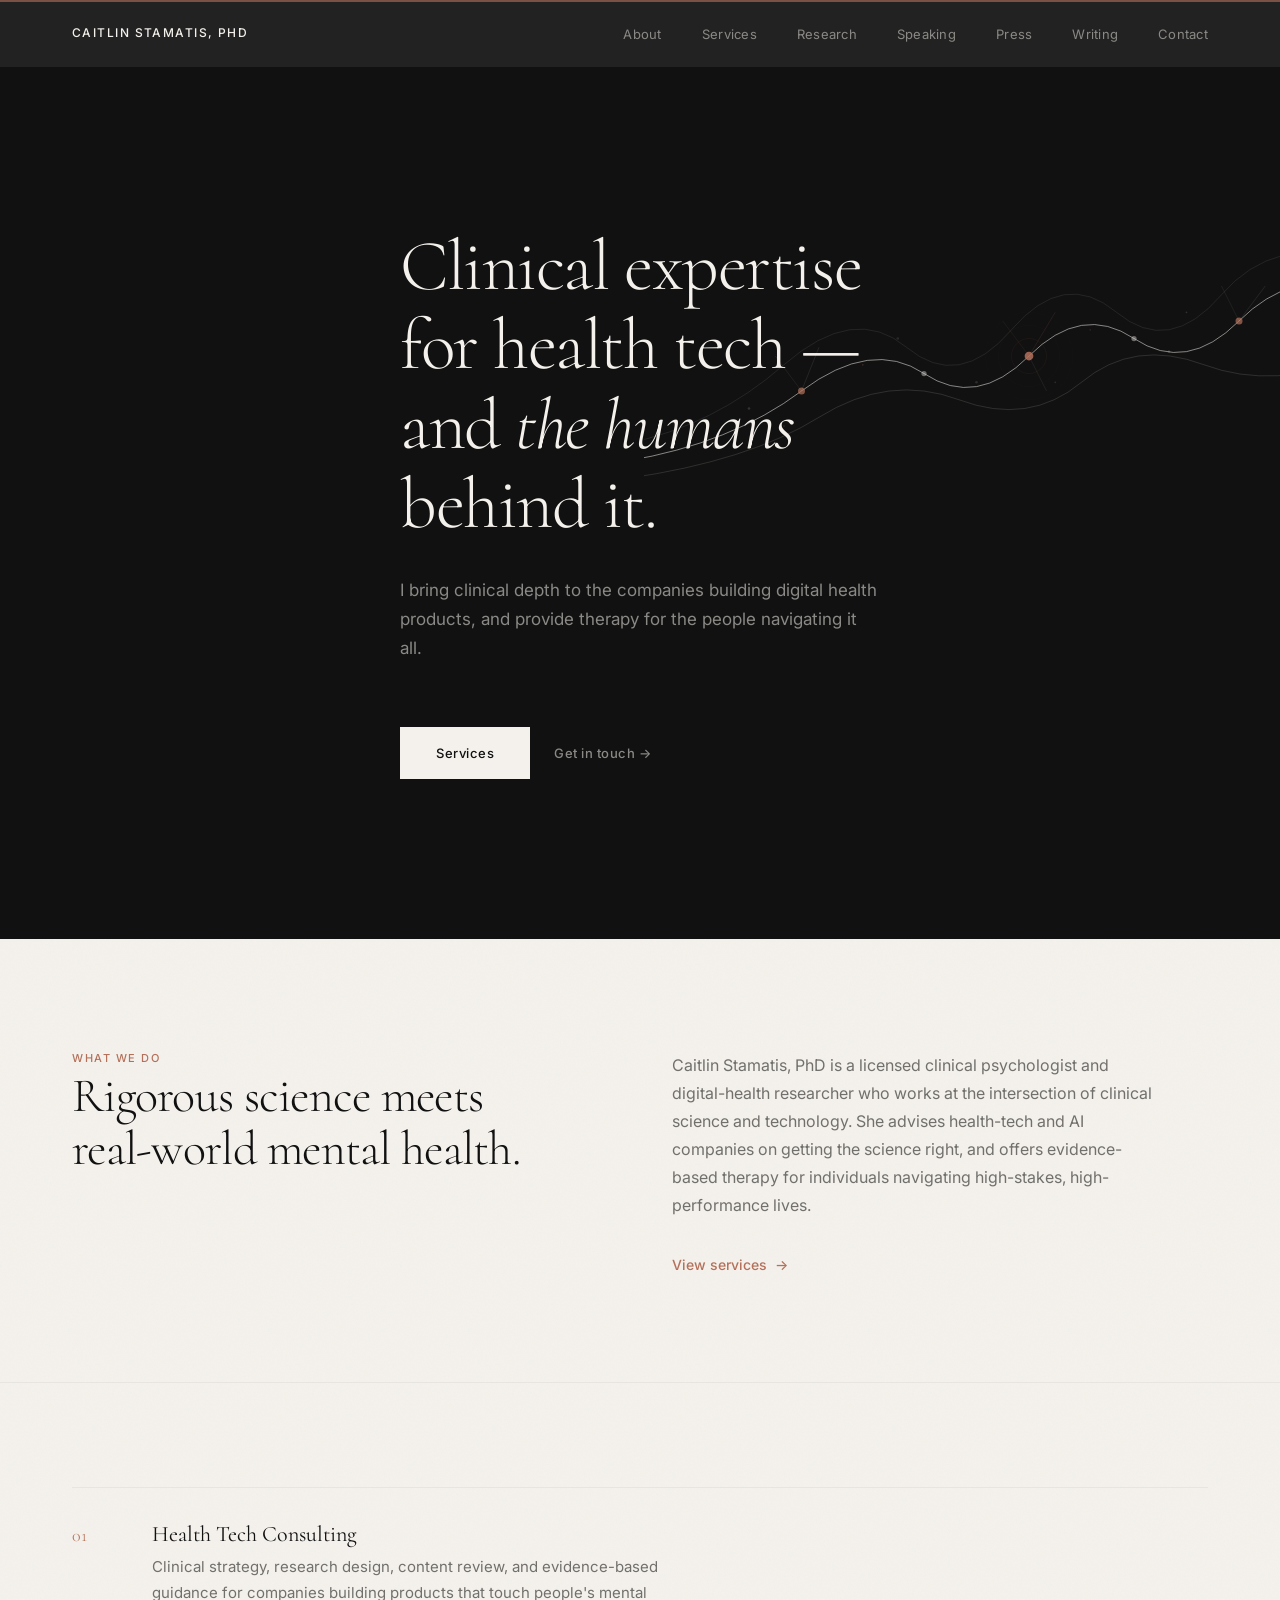
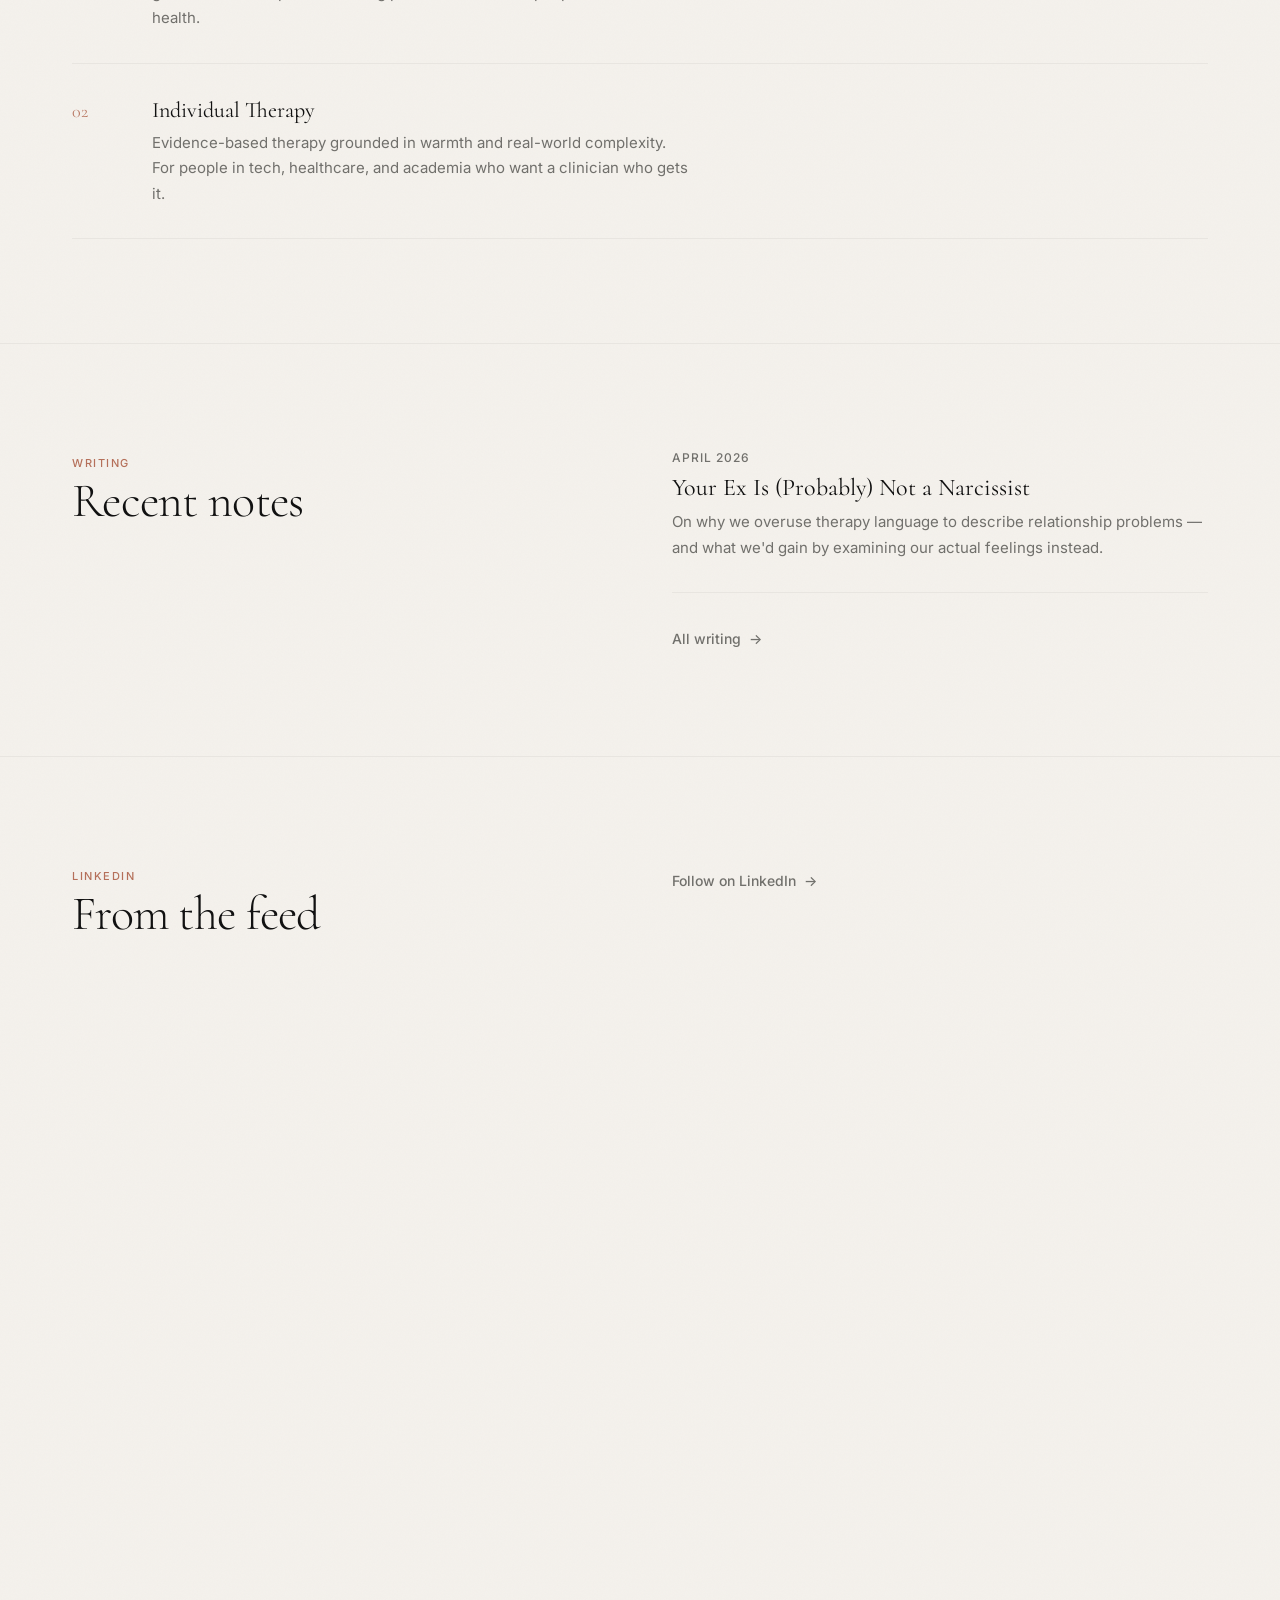
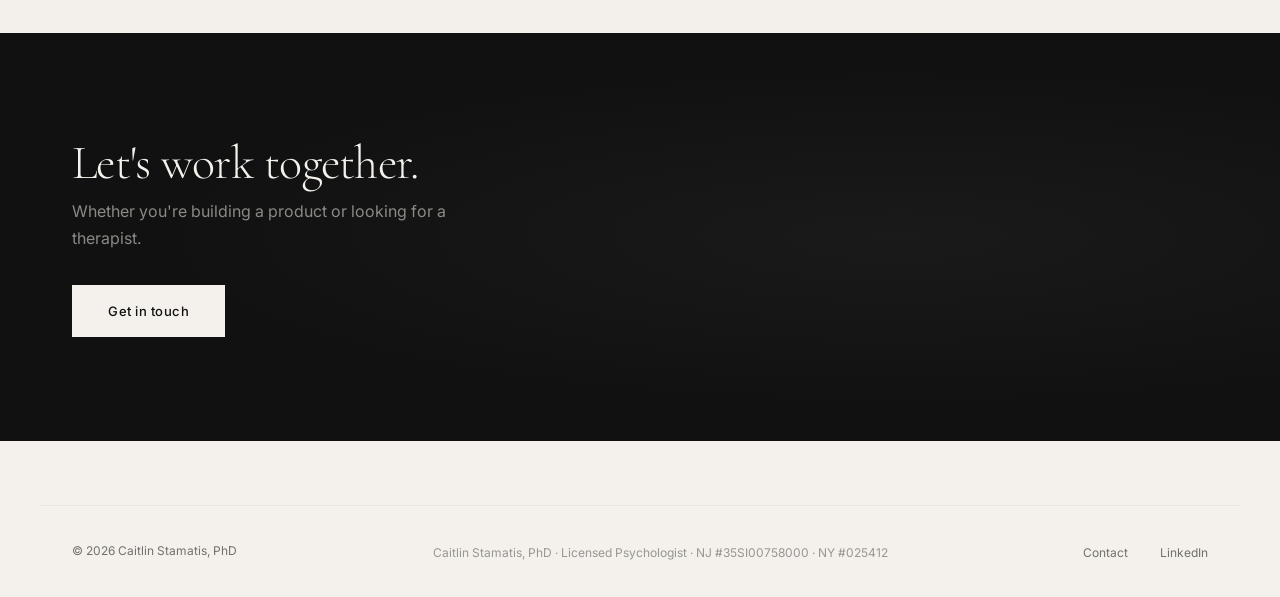
<file: index.html>
<!DOCTYPE html>
<html lang="en">
<head>
  <meta charset="UTF-8">
  <meta name="viewport" content="width=device-width, initial-scale=1.0">
  <meta name="author" content="Caitlin Stamatis, PhD">
  <link rel="icon" href="img/favicon.svg" type="image/svg+xml">
  <title>Caitlin Stamatis, PhD — Clinical Psychologist &amp; Health-Tech Advisor</title>
  <meta name="description" content="Caitlin Stamatis, PhD is a licensed clinical psychologist and digital-health researcher who advises AI and health-tech companies on clinical strategy and evidence, and provides evidence-based therapy to adults in high-performance fields.">
  <link rel="stylesheet" href="css/style.css">
  <style>
    .hero--dark { position: relative; overflow: hidden; }
    .hero__ornament {
      position: absolute;
      top: 5%;
      right: -5%;
      width: 65%;
      max-width: 700px;
      opacity: 1;
      pointer-events: none;
      z-index: 0;
    }
    .hero--dark .container { position: relative; z-index: 1; }

    /* Paper grain on light sections */
    .section, .hero--light {
      background-image: url("data:image/svg+xml,%3Csvg width='200' height='200' xmlns='http://www.w3.org/2000/svg'%3E%3Cfilter id='n'%3E%3CfeTurbulence type='fractalNoise' baseFrequency='0.75' numOctaves='4' stitchTiles='stitch'/%3E%3C/filter%3E%3Crect width='100%25' height='100%25' filter='url(%23n)' opacity='0.025'/%3E%3C/svg%3E");
    }

    /* LinkedIn feed — horizontal scroll */
    .linkedin-feed {
      display: flex;
      gap: var(--space-md);
      overflow-x: auto;
      scroll-snap-type: x mandatory;
      -webkit-overflow-scrolling: touch;
      padding-bottom: var(--space-sm);
      scrollbar-width: thin;
      scrollbar-color: var(--border) transparent;
    }
    .linkedin-feed::-webkit-scrollbar { height: 4px; }
    .linkedin-feed::-webkit-scrollbar-track { background: transparent; }
    .linkedin-feed::-webkit-scrollbar-thumb { background: var(--border); border-radius: 2px; }
    .linkedin-feed__item {
      flex: 0 0 auto;
      width: 504px;
      max-width: 85vw;
      scroll-snap-align: start;
    }
    .linkedin-feed__item iframe {
      width: 100%;
      border-radius: 0;
    }

    /* Service number hover */
    .service-item__num {
      transition: transform 0.3s ease, opacity 0.3s ease;
    }
    .service-item:hover .service-item__num {
      transform: translateY(-2px);
      opacity: 0.5;
    }
  </style>
  <link rel="canonical" href="https://drstamatis.com/">
  <meta property="og:site_name" content="Caitlin Stamatis, PhD">
  <meta property="og:type" content="profile">
  <meta property="og:url" content="https://drstamatis.com/">
  <meta property="og:title" content="Caitlin Stamatis, PhD — Clinical Psychologist &amp; Health-Tech Advisor">
  <meta property="og:description" content="Caitlin Stamatis, PhD is a licensed clinical psychologist and digital-health researcher who advises AI and health-tech companies on clinical strategy and evidence, and provides evidence-based therapy to adults in high-performance fields.">
  <meta property="og:image" content="https://drstamatis.com/img/headshot.jpg">
  <meta name="twitter:card" content="summary_large_image">
  <meta name="twitter:title" content="Caitlin Stamatis, PhD — Clinical Psychologist &amp; Health-Tech Advisor">
  <meta name="twitter:description" content="Caitlin Stamatis, PhD is a licensed clinical psychologist and digital-health researcher who advises AI and health-tech companies on clinical strategy and evidence, and provides evidence-based therapy to adults in high-performance fields.">
  <meta name="twitter:image" content="https://drstamatis.com/img/headshot.jpg">
  <script type="application/ld+json">
  {
    "@context": "https://schema.org",
    "@type": "Person",
    "@id": "https://drstamatis.com/#caitlin",
    "name": "Caitlin Stamatis",
    "honorificSuffix": "PhD",
    "jobTitle": "Clinical Psychologist & Digital Health Researcher",
    "description": "Licensed clinical psychologist and digital-health researcher who advises AI and health-tech companies on clinical strategy and evidence, and provides therapy to adults in high-performance fields.",
    "url": "https://drstamatis.com/",
    "image": "https://drstamatis.com/img/headshot.jpg",
    "worksFor": {"@type": "Organization", "name": "Slingshot AI"},
    "alumniOf": [
      {"@type": "CollegeOrUniversity", "name": "University of Miami"},
      {"@type": "CollegeOrUniversity", "name": "Weill Cornell Medicine"},
      {"@type": "CollegeOrUniversity", "name": "Columbia University"},
      {"@type": "CollegeOrUniversity", "name": "Autonomous University of Barcelona"}
    ],
    "knowsAbout": ["Digital mental health","AI safety in mental health","Digital therapeutics","Clinical evidence standards","Anxiety","Depression","ADHD"],
    "hasCredential": "Licensed Psychologist (NJ #35SI00758000, NY #025412)",
    "workLocation": {"@type": "Place", "address": {"@type": "PostalAddress", "addressLocality": "Jersey City", "addressRegion": "NJ", "addressCountry": "US"}},
    "affiliation": {"@type": "Organization", "name": "Northwestern University Feinberg School of Medicine"},
    "hasOccupation": {"@type": "Occupation", "name": "Clinical Psychologist"},
    "sameAs": [
      "https://www.linkedin.com/in/cstamatis/",
      "https://app.qwoted.com/sources/caitlin-stamatis",
      "https://scholar.google.com/citations?user=DkkecTkAAAAJ&hl=en",
      "https://www.researchgate.net/profile/Caitlin-Stamatis",
      "https://osf.io/xkrh3/"
    ]
  }
  </script>
</head>
<body>

  <nav class="nav nav--dark">
    <div class="container">
      <a href="index.html" class="nav__logo">Caitlin Stamatis, PhD</a>
      <ul class="nav__links" id="navLinks">
        <li><a href="about.html">About</a></li>
        <li><a href="services.html">Services</a></li>
        <li><a href="research.html">Research</a></li>
        <li><a href="speaking.html">Speaking</a></li>
        <li><a href="press.html">Press</a></li>
        <li><a href="blog.html">Writing</a></li>
        <li><a href="contact.html">Contact</a></li>
      </ul>
      <button class="nav__mobile-toggle" onclick="document.getElementById('navLinks').classList.toggle('open')" aria-label="Menu">
        <span></span><span></span>
      </button>
    </div>
  </nav>

  <section class="hero--dark">
    <img src="img/illust-signal.svg" alt="" class="hero__ornament" aria-hidden="true">
    <div class="container">
      <h1 class="reveal">Clinical expertise<br>for health tech —<br>and <em>the humans</em><br>behind it.</h1>
      <p class="hero__sub reveal reveal-d1">I bring clinical depth to the companies building digital health products, and provide therapy for the people navigating it all.</p>
      <div class="hero__actions reveal reveal-d2">
        <a href="services.html" class="btn btn--white">Services</a>
        <a href="contact.html" class="btn btn--ghost">Get in touch</a>
      </div>
    </div>
  </section>

  <!-- What we do -->
  <section class="section">
    <div class="container">
      <div class="split">
        <div>
          <span class="eyebrow">What we do</span>
          <h2>Rigorous science meets<br>real-world mental health.</h2>
        </div>
        <div style="padding-top: 0.5rem;">
          <p style="color: var(--text-muted); max-width: 480px; line-height: 1.75; margin-bottom: var(--space-md);">Caitlin Stamatis, PhD is a licensed clinical psychologist and digital-health researcher who works at the intersection of clinical science and technology. She advises health-tech and AI companies on getting the science right, and offers evidence-based therapy for individuals navigating high-stakes, high-performance lives.</p>
          <a href="services.html" class="link-arrow">View services</a>
        </div>
      </div>
    </div>
  </section>

  <!-- Services preview -->
  <section class="section section--border">
    <div class="container">
      <ul class="service-list">
        <li class="service-item">
          <span class="service-item__num">01</span>
          <div>
            <h3>Health Tech Consulting</h3>
            <p>Clinical strategy, research design, content review, and evidence-based guidance for companies building products that touch people's mental health.</p>
          </div>
        </li>
        <li class="service-item">
          <span class="service-item__num">02</span>
          <div>
            <h3>Individual Therapy</h3>
            <p>Evidence-based therapy grounded in warmth and real-world complexity. For people in tech, healthcare, and academia who want a clinician who gets it.</p>
          </div>
        </li>
      </ul>
    </div>
  </section>

  <!-- Recent writing -->
  <section class="section section--border">
    <div class="container">
      <div class="split">
        <div>
          <span class="eyebrow">Writing</span>
          <h2>Recent notes</h2>
        </div>
        <div>
          <ul class="post-list">
            <li class="post-item" style="padding-top: 0;">
              <p class="post-item__date">April 2026</p>
              <h3><a href="https://www.talktoash.com/posts/your-ex-is-(probably)-not-a-narcissist" target="_blank" rel="noopener">Your Ex Is (Probably) Not a Narcissist</a></h3>
              <p class="post-item__excerpt">On why we overuse therapy language to describe relationship problems — and what we'd gain by examining our actual feelings instead.</p>
            </li>
          </ul>
          <div style="margin-top: var(--space-md);">
            <a href="blog.html" class="link-arrow link-arrow--muted">All writing</a>
          </div>
        </div>
      </div>
    </div>
  </section>

  <!-- LinkedIn -->
  <section class="section section--border">
    <div class="container">
      <div class="split" style="margin-bottom: var(--space-lg);">
        <div>
          <span class="eyebrow">LinkedIn</span>
          <h2>From the feed</h2>
        </div>
        <div style="padding-top: 0.5rem; display: flex; align-items: flex-end;">
          <a href="https://www.linkedin.com/in/cstamatis/" target="_blank" rel="noopener" class="link-arrow link-arrow--muted">Follow on LinkedIn</a>
        </div>
      </div>
      <div class="linkedin-feed">
        <div class="linkedin-feed__item">
          <iframe src="https://www.linkedin.com/embed/feed/update/urn:li:share:7444563825854599169" height="500" width="504" frameborder="0" allowfullscreen="" title="Embedded post"></iframe>
        </div>
        <div class="linkedin-feed__item">
          <iframe src="https://www.linkedin.com/embed/feed/update/urn:li:share:7442927093396570112" height="500" width="504" frameborder="0" allowfullscreen="" title="Embedded post"></iframe>
        </div>
        <div class="linkedin-feed__item">
          <iframe src="https://www.linkedin.com/embed/feed/update/urn:li:share:7423047672938373120" height="500" width="504" frameborder="0" allowfullscreen="" title="Embedded post"></iframe>
        </div>
        <div class="linkedin-feed__item">
          <iframe src="https://www.linkedin.com/embed/feed/update/urn:li:ugcPost:7417654657747046400" height="500" width="504" frameborder="0" allowfullscreen="" title="Embedded post"></iframe>
        </div>
      </div>
    </div>
  </section>

  <!-- CTA -->
  <section class="cta">
    <div class="container">
      <h2>Let's work together.</h2>
      <p>Whether you're building a product or looking for a therapist.</p>
      <a href="contact.html" class="btn btn--white">Get in touch</a>
    </div>
  </section>

  <footer class="footer">
    <div class="container">
      <p class="footer__copy">&copy; 2026 Caitlin Stamatis, PhD</p>
      <p style="font-size: 0.75rem; color: var(--text-muted); opacity: 0.7; margin-top: 0.25rem;">Caitlin Stamatis, PhD · Licensed Psychologist · NJ #35SI00758000 · NY #025412</p>
      <ul class="footer__links">
        <li><a href="contact.html">Contact</a></li>
        <li><a href="https://www.linkedin.com/in/cstamatis/" target="_blank" rel="noopener">LinkedIn</a></li>
      </ul>
    </div>
  </footer>

</body>
</html>
</file>
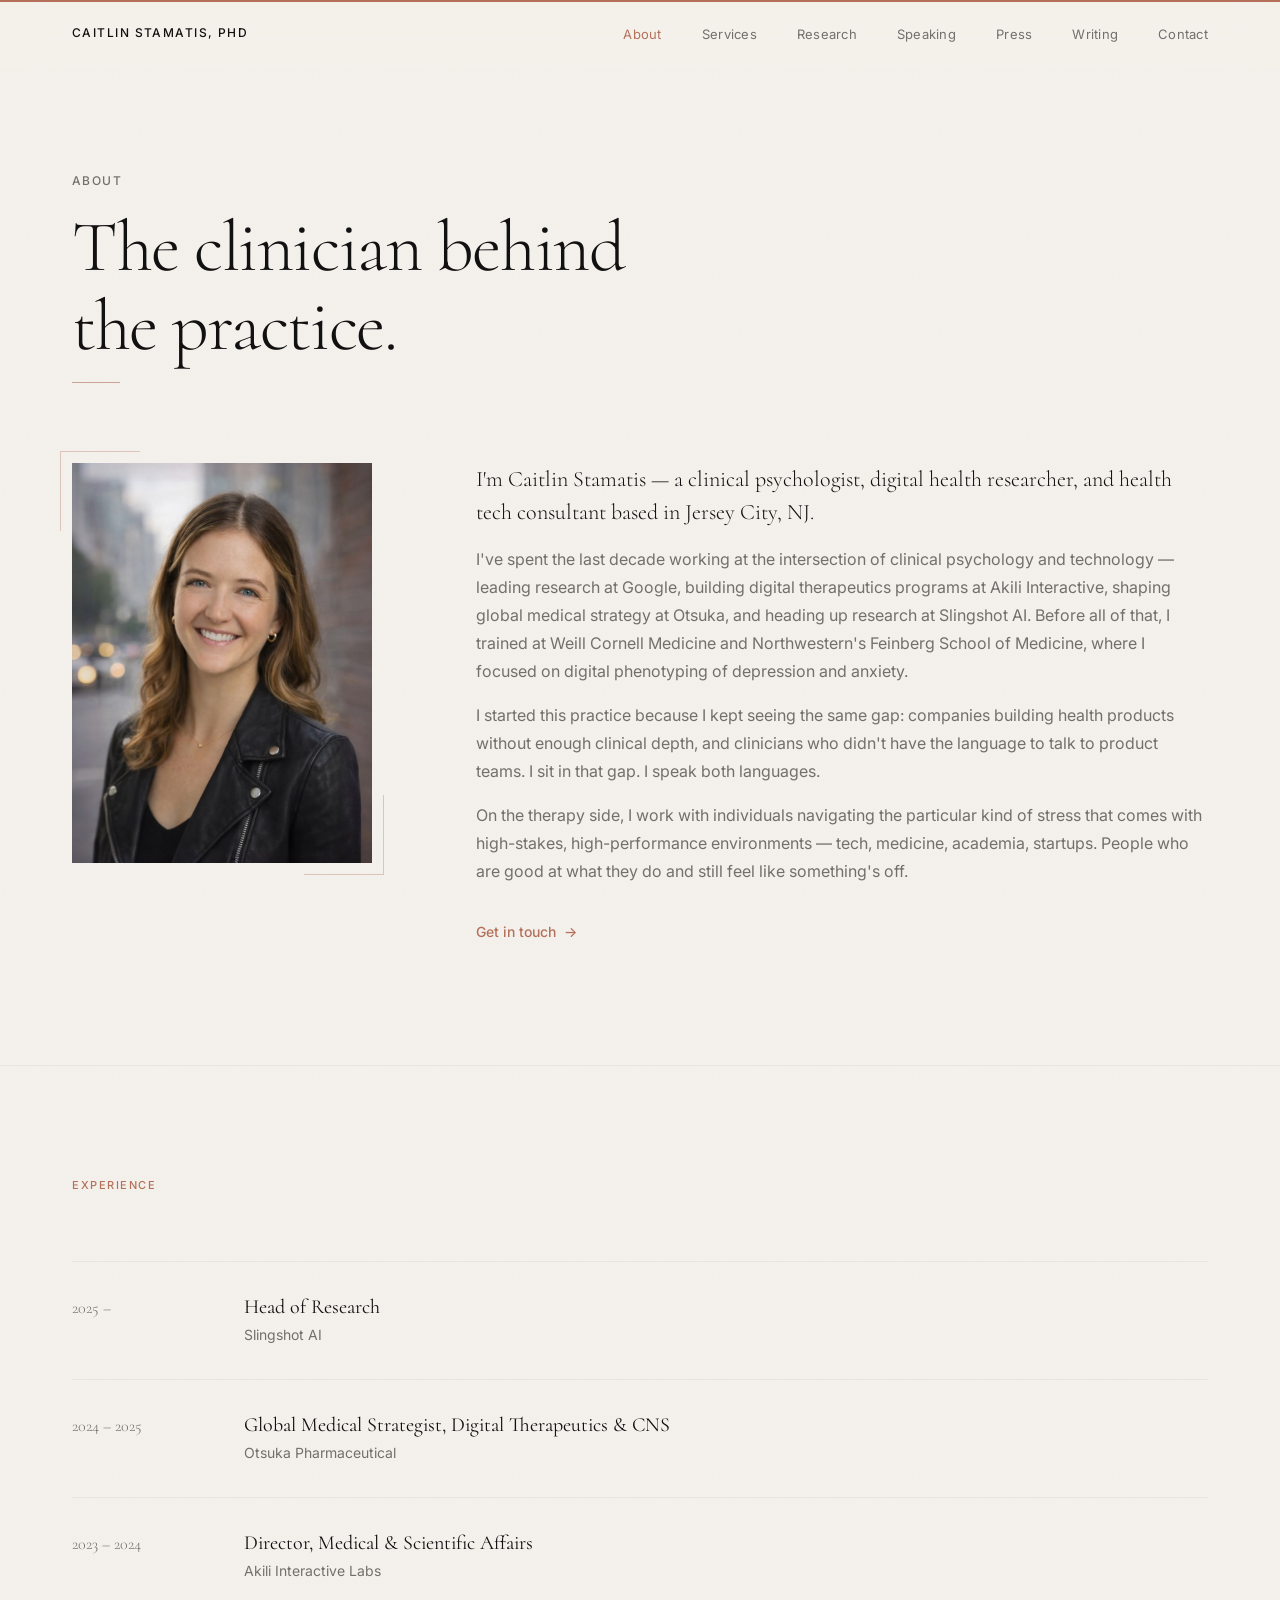
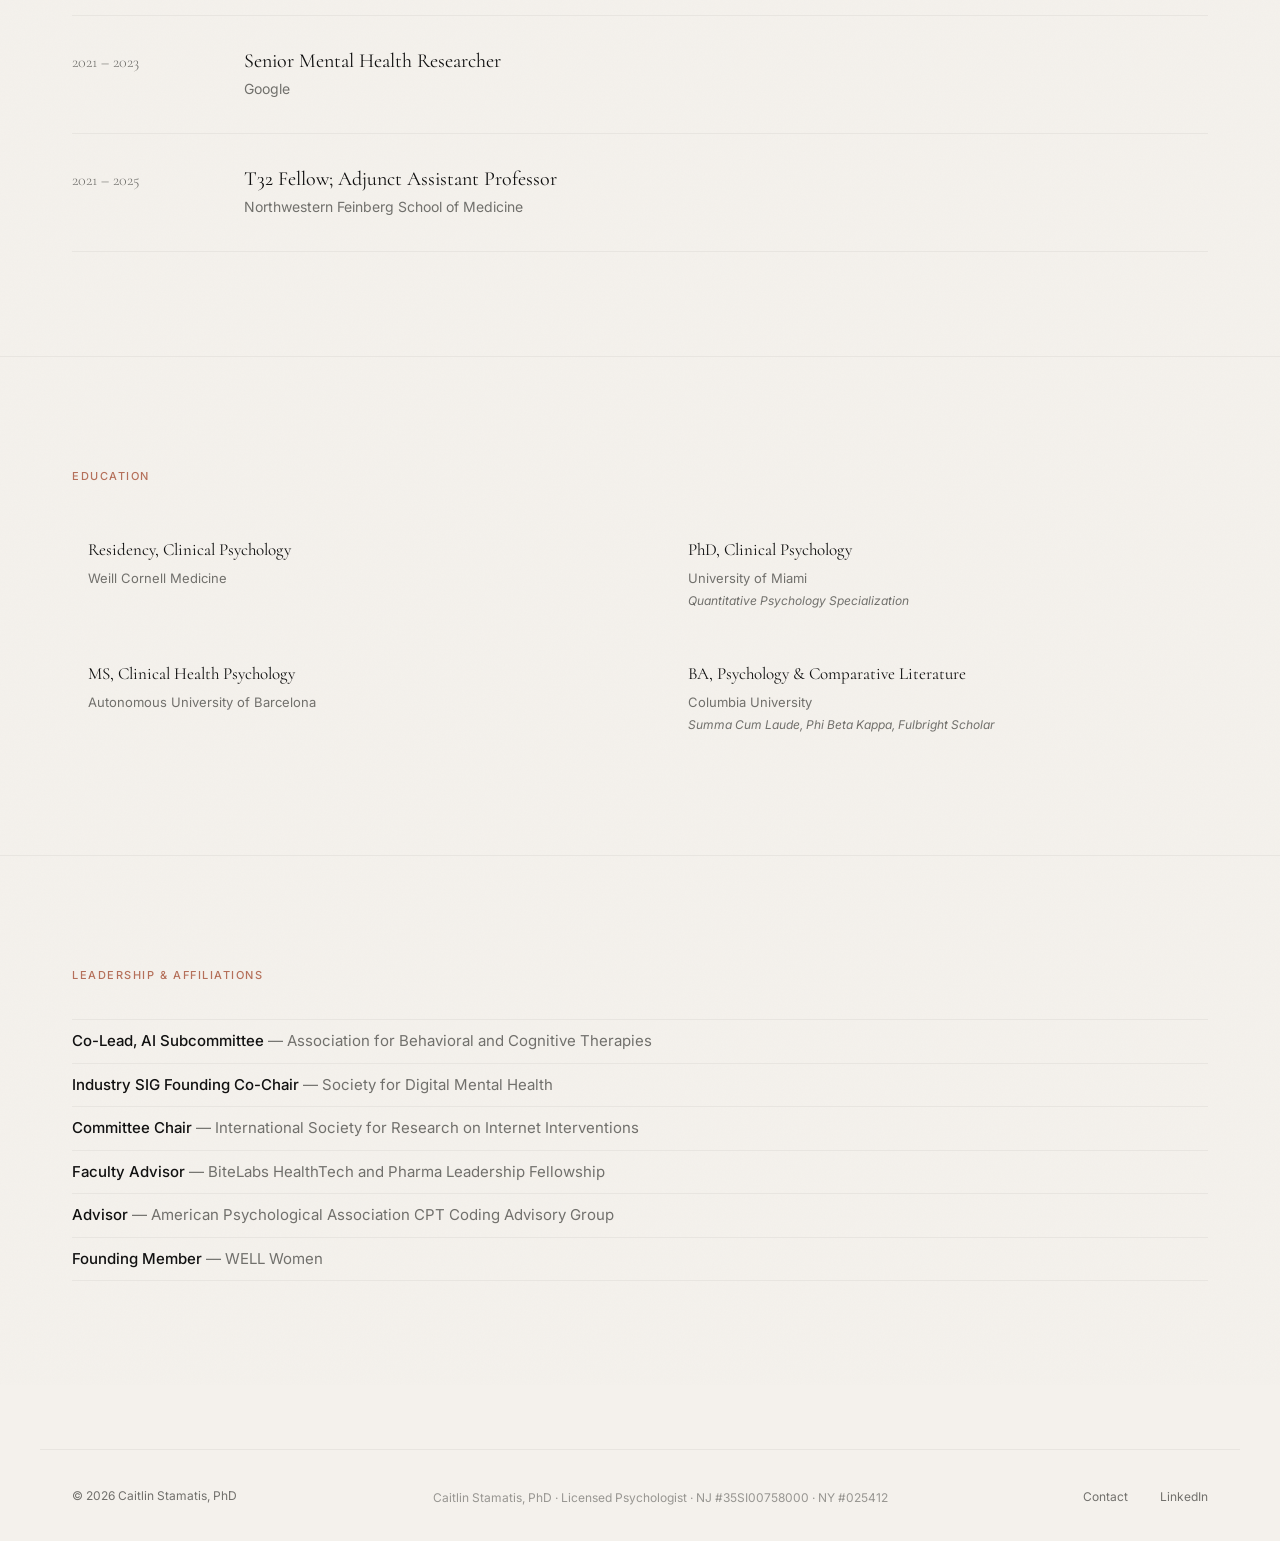
<file: about.html>
<!DOCTYPE html>
<html lang="en">
<head>
  <meta charset="UTF-8">
  <meta name="viewport" content="width=device-width, initial-scale=1.0">
  <meta name="author" content="Caitlin Stamatis, PhD">
  <link rel="icon" href="img/favicon.svg" type="image/svg+xml">
  <title>About — Caitlin Stamatis, PhD</title>
  <meta name="description" content="About Caitlin Stamatis, PhD — clinical psychologist, digital-health researcher, and health-tech advisor. Experience at Slingshot AI, Google, Akili Interactive, and Otsuka.">
  <link rel="stylesheet" href="css/style.css">
  <style>
    .timeline { list-style: none; margin-top: var(--space-lg); }
    .timeline__item {
      display: grid;
      grid-template-columns: 140px 1fr;
      gap: var(--space-md);
      padding: var(--space-md) 0;
      border-bottom: 1px solid var(--border-light);
      align-items: baseline;
    }
    .timeline__item:first-child { border-top: 1px solid var(--border-light); }
    .timeline__years {
      font-family: var(--font-serif);
      font-size: 1rem;
      color: var(--text-muted);
      font-weight: 300;
    }
    .timeline__role {
      font-family: var(--font-serif);
      font-size: 1.25rem;
      font-weight: 400;
      margin-bottom: 0.2rem;
      line-height: 1.3;
    }
    .timeline__org {
      font-size: 0.875rem;
      color: var(--text-muted);
    }

    .education-grid {
      display: grid;
      grid-template-columns: 1fr 1fr;
      gap: var(--space-sm) var(--space-lg);
      margin-top: var(--space-md);
    }
    .edu-item__degree {
      font-family: var(--font-serif);
      font-size: 1.0625rem;
      font-weight: 400;
      margin-bottom: 0.125rem;
    }
    .edu-item__school {
      font-size: 0.8125rem;
      color: var(--text-muted);
    }
    .edu-item__note {
      font-size: 0.75rem;
      color: var(--text-muted);
      font-style: italic;
      margin-top: 0.125rem;
    }

    .affiliations {
      list-style: none;
      margin-top: var(--space-md);
    }
    .affiliations li {
      padding: 0.625rem 0;
      border-bottom: 1px solid var(--border-light);
      font-size: 0.9375rem;
      color: var(--text-muted);
      line-height: 1.5;
    }
    .affiliations li:first-child { border-top: 1px solid var(--border-light); }
    .affiliations li strong { color: var(--text); font-weight: 500; }

    /* Photo frame accent */
    .bio__photo-wrap {
      position: relative;
    }
    .bio__photo-wrap::before {
      content: '';
      position: absolute;
      top: -12px;
      left: -12px;
      width: 80px;
      height: 80px;
      border-top: 1px solid var(--accent);
      border-left: 1px solid var(--accent);
      opacity: 0.35;
      pointer-events: none;
      z-index: 1;
    }
    .bio__photo-wrap::after {
      content: '';
      position: absolute;
      bottom: -12px;
      right: -12px;
      width: 80px;
      height: 80px;
      border-bottom: 1px solid var(--accent);
      border-right: 1px solid var(--accent);
      opacity: 0.35;
      pointer-events: none;
      z-index: 1;
    }

    /* Education card hover */
    .edu-item {
      padding: var(--space-sm);
      transition: background 0.3s ease;
    }
    .edu-item:hover {
      background: rgba(17, 17, 17, 0.02);
    }

    /* Timeline hover */
    .timeline__item {
      transition: padding-left 0.3s ease;
    }
    .timeline__item:hover {
      padding-left: 0.5rem;
    }

    @media (max-width: 768px) {
      .timeline__item { grid-template-columns: 1fr; gap: 0.25rem; }
      .education-grid { grid-template-columns: 1fr; }
      .bio__photo-wrap::before, .bio__photo-wrap::after { display: none; }
    }
  </style>
  <link rel="canonical" href="https://drstamatis.com/about.html">
  <meta property="og:site_name" content="Caitlin Stamatis, PhD">
  <meta property="og:type" content="profile">
  <meta property="og:url" content="https://drstamatis.com/about.html">
  <meta property="og:title" content="About — Caitlin Stamatis, PhD">
  <meta property="og:description" content="Clinical psychologist, digital-health researcher, and health-tech advisor.">
  <meta property="og:image" content="https://drstamatis.com/img/headshot.jpg">
  <meta name="twitter:card" content="summary_large_image">
  <meta name="twitter:title" content="About — Caitlin Stamatis, PhD">
  <meta name="twitter:description" content="Clinical psychologist, digital-health researcher, and health-tech advisor.">
  <meta name="twitter:image" content="https://drstamatis.com/img/headshot.jpg">
  <script type="application/ld+json">
  {
    "@context": "https://schema.org",
    "@type": "Person",
    "@id": "https://drstamatis.com/#caitlin",
    "name": "Caitlin Stamatis",
    "honorificSuffix": "PhD",
    "jobTitle": "Clinical Psychologist & Digital Health Researcher",
    "description": "Licensed clinical psychologist and digital-health researcher who advises AI and health-tech companies on clinical strategy and evidence, and provides therapy to adults in high-performance fields.",
    "url": "https://drstamatis.com/",
    "image": "https://drstamatis.com/img/headshot.jpg",
    "worksFor": {"@type": "Organization", "name": "Slingshot AI"},
    "alumniOf": [
      {"@type": "CollegeOrUniversity", "name": "University of Miami"},
      {"@type": "CollegeOrUniversity", "name": "Weill Cornell Medicine"},
      {"@type": "CollegeOrUniversity", "name": "Columbia University"},
      {"@type": "CollegeOrUniversity", "name": "Autonomous University of Barcelona"}
    ],
    "knowsAbout": ["Digital mental health","AI safety in mental health","Digital therapeutics","Clinical evidence standards","Anxiety","Depression","ADHD"],
    "hasCredential": "Licensed Psychologist (NJ #35SI00758000, NY #025412)",
    "workLocation": {"@type": "Place", "address": {"@type": "PostalAddress", "addressLocality": "Jersey City", "addressRegion": "NJ", "addressCountry": "US"}},
    "affiliation": {"@type": "Organization", "name": "Northwestern University Feinberg School of Medicine"},
    "hasOccupation": {"@type": "Occupation", "name": "Clinical Psychologist"},
    "sameAs": [
      "https://www.linkedin.com/in/cstamatis/",
      "https://app.qwoted.com/sources/caitlin-stamatis",
      "https://scholar.google.com/citations?user=DkkecTkAAAAJ&hl=en",
      "https://www.researchgate.net/profile/Caitlin-Stamatis",
      "https://osf.io/xkrh3/"
    ]
  }
  </script>
</head>
<body>

  <nav class="nav">
    <div class="container">
      <a href="index.html" class="nav__logo">Caitlin Stamatis, PhD</a>
      <ul class="nav__links" id="navLinks">
        <li><a href="about.html" class="active">About</a></li>
        <li><a href="services.html">Services</a></li>
        <li><a href="research.html">Research</a></li>
        <li><a href="speaking.html">Speaking</a></li>
        <li><a href="press.html">Press</a></li>
        <li><a href="blog.html">Writing</a></li>
        <li><a href="contact.html">Contact</a></li>
      </ul>
      <button class="nav__mobile-toggle" onclick="document.getElementById('navLinks').classList.toggle('open')" aria-label="Menu">
        <span></span><span></span>
      </button>
    </div>
  </nav>

  <section class="hero--light">
    <div class="container">
      <span class="eyebrow reveal">About</span>
      <h1 class="reveal reveal-d1">The clinician behind<br>the practice.</h1>
    </div>
  </section>

  <!-- Bio -->
  <section class="section" style="padding-top: 0;">
    <div class="container">
      <div class="bio">
        <div class="bio__photo-wrap">
          <img src="img/headshot.jpg" alt="Caitlin Stamatis, PhD — clinical psychologist and health-tech advisor" class="bio__photo reveal reveal-d1" style="width: 100%; object-fit: cover;">
        </div>
        <div class="bio__text reveal reveal-d2">
          <p>I'm Caitlin Stamatis — a clinical psychologist, digital health researcher, and health tech consultant based in Jersey City, NJ.</p>
          <p>I've spent the last decade working at the intersection of clinical psychology and technology — leading research at Google, building digital therapeutics programs at Akili Interactive, shaping global medical strategy at Otsuka, and heading up research at Slingshot AI. Before all of that, I trained at Weill Cornell Medicine and Northwestern's Feinberg School of Medicine, where I focused on digital phenotyping of depression and anxiety.</p>
          <p>I started this practice because I kept seeing the same gap: companies building health products without enough clinical depth, and clinicians who didn't have the language to talk to product teams. I sit in that gap. I speak both languages.</p>
          <p>On the therapy side, I work with individuals navigating the particular kind of stress that comes with high-stakes, high-performance environments — tech, medicine, academia, startups. People who are good at what they do and still feel like something's off.</p>
          <p style="margin-top: var(--space-md);"><a href="contact.html" class="link-arrow">Get in touch</a></p>
        </div>
      </div>
    </div>
  </section>

  <!-- Experience -->
  <section class="section section--border">
    <div class="container">
      <span class="eyebrow">Experience</span>
      <ul class="timeline">
        <li class="timeline__item">
          <span class="timeline__years">2025 –</span>
          <div>
            <div class="timeline__role">Head of Research</div>
            <div class="timeline__org">Slingshot AI</div>
          </div>
        </li>
        <li class="timeline__item">
          <span class="timeline__years">2024 – 2025</span>
          <div>
            <div class="timeline__role">Global Medical Strategist, Digital Therapeutics & CNS</div>
            <div class="timeline__org">Otsuka Pharmaceutical</div>
          </div>
        </li>
        <li class="timeline__item">
          <span class="timeline__years">2023 – 2024</span>
          <div>
            <div class="timeline__role">Director, Medical & Scientific Affairs</div>
            <div class="timeline__org">Akili Interactive Labs</div>
          </div>
        </li>
        <li class="timeline__item">
          <span class="timeline__years">2021 – 2023</span>
          <div>
            <div class="timeline__role">Senior Mental Health Researcher</div>
            <div class="timeline__org">Google</div>
          </div>
        </li>
        <li class="timeline__item">
          <span class="timeline__years">2021 – 2025</span>
          <div>
            <div class="timeline__role">T32 Fellow; Adjunct Assistant Professor</div>
            <div class="timeline__org">Northwestern Feinberg School of Medicine</div>
          </div>
        </li>
      </ul>
    </div>
  </section>

  <!-- Education -->
  <section class="section section--border">
    <div class="container">
      <span class="eyebrow">Education</span>
      <div class="education-grid">
        <div class="edu-item">
          <div class="edu-item__degree">Residency, Clinical Psychology</div>
          <div class="edu-item__school">Weill Cornell Medicine</div>
        </div>
        <div class="edu-item">
          <div class="edu-item__degree">PhD, Clinical Psychology</div>
          <div class="edu-item__school">University of Miami</div>
          <div class="edu-item__note">Quantitative Psychology Specialization</div>
        </div>
        <div class="edu-item">
          <div class="edu-item__degree">MS, Clinical Health Psychology</div>
          <div class="edu-item__school">Autonomous University of Barcelona</div>
        </div>
        <div class="edu-item">
          <div class="edu-item__degree">BA, Psychology & Comparative Literature</div>
          <div class="edu-item__school">Columbia University</div>
          <div class="edu-item__note">Summa Cum Laude, Phi Beta Kappa, Fulbright Scholar</div>
        </div>
      </div>
    </div>
  </section>

  <!-- Leadership & Affiliations -->
  <section class="section section--border">
    <div class="container">
      <span class="eyebrow">Leadership & Affiliations</span>
      <ul class="affiliations">
        <li><strong>Co-Lead, AI Subcommittee</strong> — Association for Behavioral and Cognitive Therapies</li>
        <li><strong>Industry SIG Founding Co-Chair</strong> — Society for Digital Mental Health</li>
        <li><strong>Committee Chair</strong> — International Society for Research on Internet Interventions</li>
        <li><strong>Faculty Advisor</strong> — BiteLabs HealthTech and Pharma Leadership Fellowship</li>
        <li><strong>Advisor</strong> — American Psychological Association CPT Coding Advisory Group</li>
        <li><strong>Founding Member</strong> — WELL Women</li>
      </ul>
    </div>
  </section>

  <footer class="footer">
    <div class="container">
      <p class="footer__copy">&copy; 2026 Caitlin Stamatis, PhD</p>
      <p style="font-size: 0.75rem; color: var(--text-muted); opacity: 0.7; margin-top: 0.25rem;">Caitlin Stamatis, PhD · Licensed Psychologist · NJ #35SI00758000 · NY #025412</p>
      <ul class="footer__links">
        <li><a href="contact.html">Contact</a></li>
        <li><a href="https://www.linkedin.com/in/cstamatis/" target="_blank" rel="noopener">LinkedIn</a></li>
      </ul>
    </div>
  </footer>

</body>
</html>
</file>
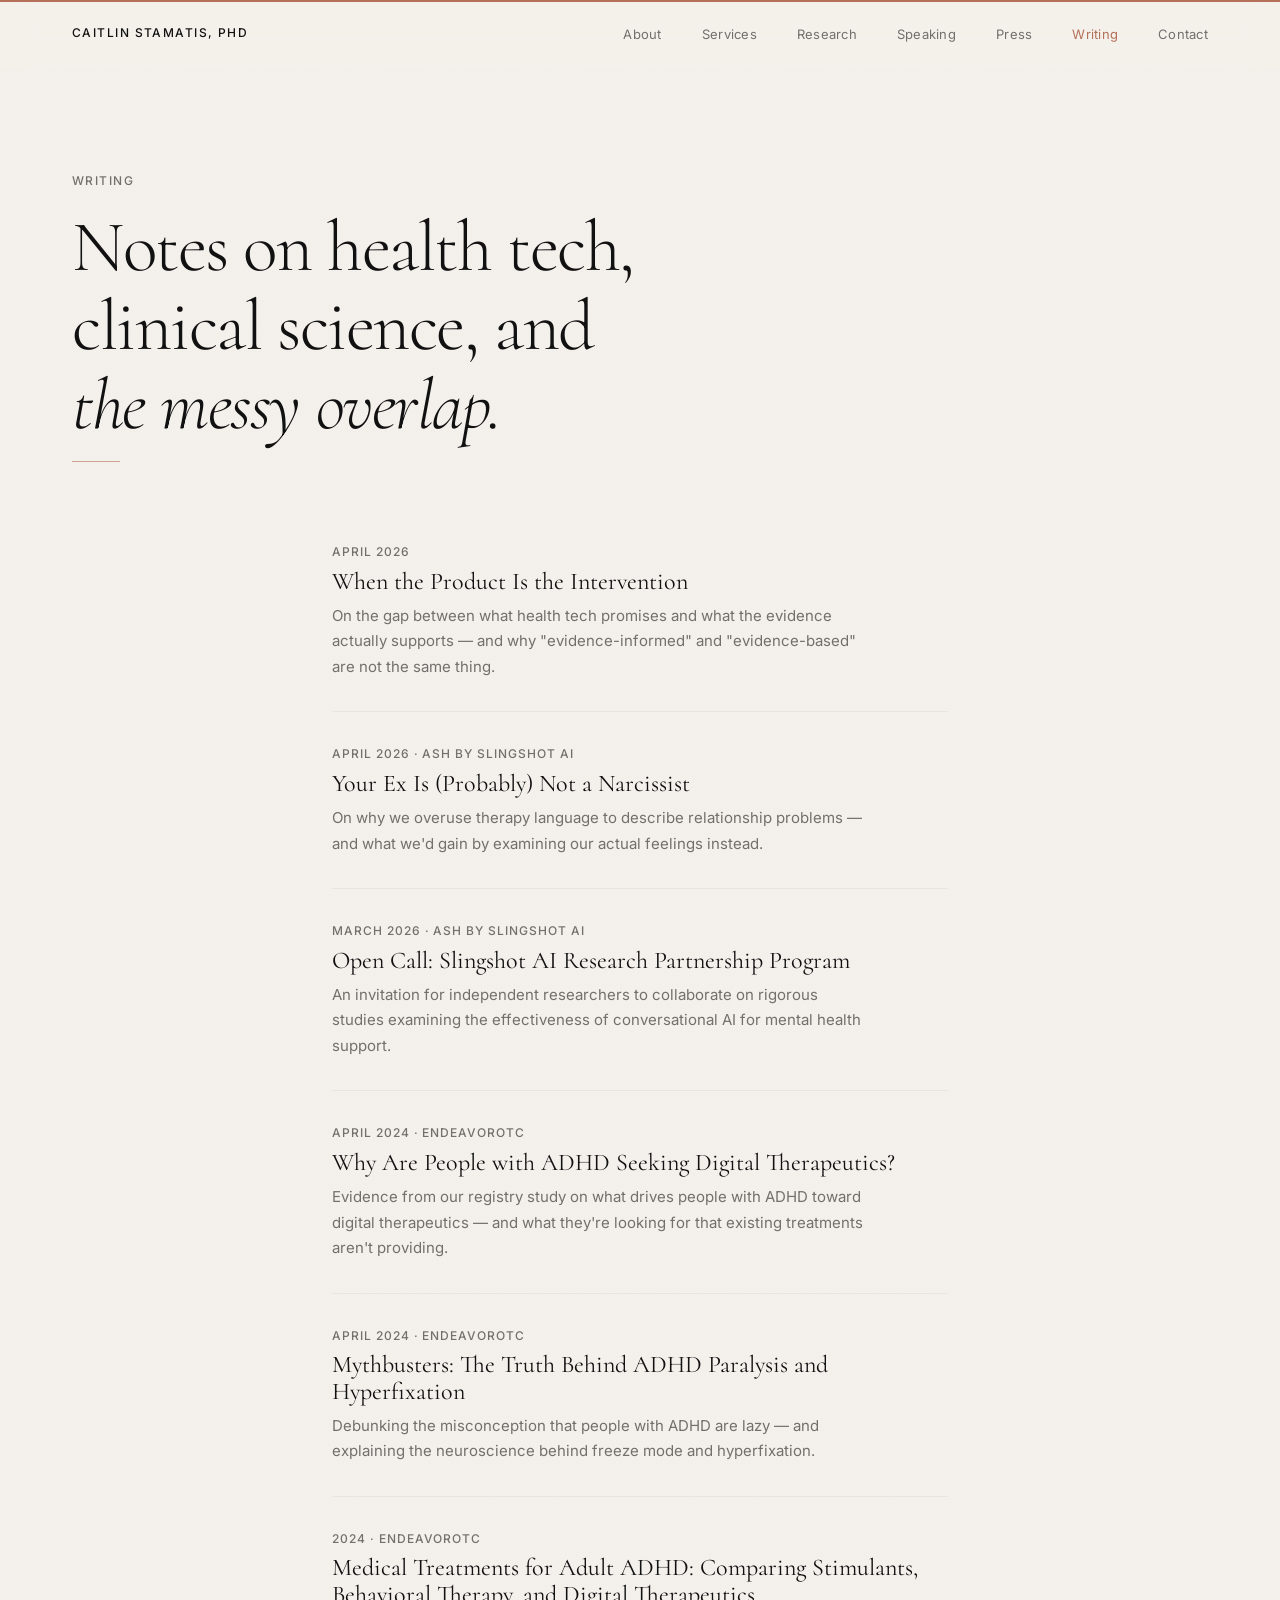
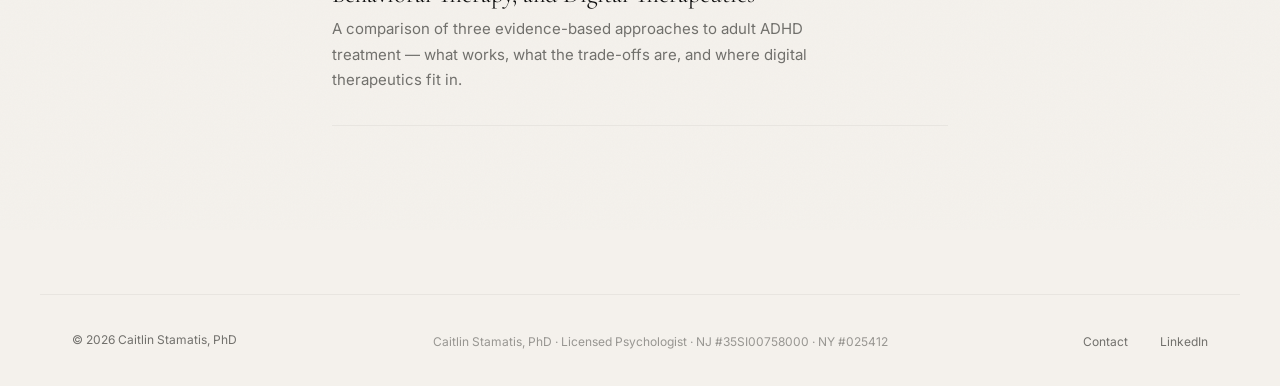
<file: blog.html>
<!DOCTYPE html>
<html lang="en">
<head>
  <meta charset="UTF-8">
  <meta name="viewport" content="width=device-width, initial-scale=1.0">
  <meta name="author" content="Caitlin Stamatis, PhD">
  <link rel="icon" href="img/favicon.svg" type="image/svg+xml">
  <title>Writing — Caitlin Stamatis, PhD</title>
  <meta name="description" content="Notes on health tech, clinical science, and the space between.">
  <link rel="stylesheet" href="css/style.css">
  <link rel="canonical" href="https://drstamatis.com/blog.html">
  <meta property="og:site_name" content="Caitlin Stamatis, PhD">
  <meta property="og:type" content="website">
  <meta property="og:url" content="https://drstamatis.com/blog.html">
  <meta property="og:title" content="Writing — Caitlin Stamatis, PhD">
  <meta property="og:description" content="Notes on health tech, clinical science, and the space between.">
  <meta property="og:image" content="https://drstamatis.com/img/headshot.jpg">
  <meta name="twitter:card" content="summary_large_image">
  <meta name="twitter:title" content="Writing — Caitlin Stamatis, PhD">
  <meta name="twitter:description" content="Notes on health tech, clinical science, and the space between.">
  <meta name="twitter:image" content="https://drstamatis.com/img/headshot.jpg">
</head>
<body>

  <nav class="nav">
    <div class="container">
      <a href="index.html" class="nav__logo">Caitlin Stamatis, PhD</a>
      <ul class="nav__links" id="navLinks">
        <li><a href="about.html">About</a></li>
        <li><a href="services.html">Services</a></li>
        <li><a href="research.html">Research</a></li>
        <li><a href="speaking.html">Speaking</a></li>
        <li><a href="press.html">Press</a></li>
        <li><a href="blog.html" class="active">Writing</a></li>
        <li><a href="contact.html">Contact</a></li>
      </ul>
      <button class="nav__mobile-toggle" onclick="document.getElementById('navLinks').classList.toggle('open')" aria-label="Menu">
        <span></span><span></span>
      </button>
    </div>
  </nav>

  <section class="hero--light">
    <div class="container">
      <span class="eyebrow reveal">Writing</span>
      <h1 class="reveal reveal-d1">Notes on health tech,<br>clinical science, and<br><em>the messy overlap.</em></h1>
    </div>
  </section>

  <section class="section" style="padding-top: 0;">
    <div class="container container--narrow">
      <ul class="post-list">
        <li class="post-item">
          <p class="post-item__date">April 2026</p>
          <h3><a href="blog/sample-post.html">When the Product Is the Intervention</a></h3>
          <p class="post-item__excerpt">On the gap between what health tech promises and what the evidence actually supports — and why "evidence-informed" and "evidence-based" are not the same thing.</p>
        </li>
        <li class="post-item">
          <p class="post-item__date">April 2026 · Ash by Slingshot AI</p>
          <h3><a href="https://www.talktoash.com/posts/your-ex-is-(probably)-not-a-narcissist" target="_blank" rel="noopener">Your Ex Is (Probably) Not a Narcissist</a></h3>
          <p class="post-item__excerpt">On why we overuse therapy language to describe relationship problems — and what we'd gain by examining our actual feelings instead.</p>
        </li>
        <li class="post-item">
          <p class="post-item__date">March 2026 · Ash by Slingshot AI</p>
          <h3><a href="https://www.talktoash.com/posts/open-call-slingshot-ai-research-partnership-program" target="_blank" rel="noopener">Open Call: Slingshot AI Research Partnership Program</a></h3>
          <p class="post-item__excerpt">An invitation for independent researchers to collaborate on rigorous studies examining the effectiveness of conversational AI for mental health support.</p>
        </li>
        <li class="post-item">
          <p class="post-item__date">April 2024 · EndeavorOTC</p>
          <h3><a href="https://www.endeavorotc.com/blog/why-are-people-with-adhd-seeking-digital-therapeutics-dtx/" target="_blank" rel="noopener">Why Are People with ADHD Seeking Digital Therapeutics?</a></h3>
          <p class="post-item__excerpt">Evidence from our registry study on what drives people with ADHD toward digital therapeutics — and what they're looking for that existing treatments aren't providing.</p>
        </li>
        <li class="post-item">
          <p class="post-item__date">April 2024 · EndeavorOTC</p>
          <h3><a href="https://www.endeavorotc.com/blog/mythbusters-truth-behind-adhd-paralysis-hyperfixation/" target="_blank" rel="noopener">Mythbusters: The Truth Behind ADHD Paralysis and Hyperfixation</a></h3>
          <p class="post-item__excerpt">Debunking the misconception that people with ADHD are lazy — and explaining the neuroscience behind freeze mode and hyperfixation.</p>
        </li>
        <li class="post-item">
          <p class="post-item__date">2024 · EndeavorOTC</p>
          <h3><a href="https://www.endeavorotc.com/blog/medical-treatments-adult-adhd-digital-therapeutics/" target="_blank" rel="noopener">Medical Treatments for Adult ADHD: Comparing Stimulants, Behavioral Therapy, and Digital Therapeutics</a></h3>
          <p class="post-item__excerpt">A comparison of three evidence-based approaches to adult ADHD treatment — what works, what the trade-offs are, and where digital therapeutics fit in.</p>
        </li>
        <!-- Add more posts by copying the <li> block above -->
      </ul>
    </div>
  </section>

  <footer class="footer">
    <div class="container">
      <p class="footer__copy">&copy; 2026 Caitlin Stamatis, PhD</p>
      <p style="font-size: 0.75rem; color: var(--text-muted); opacity: 0.7; margin-top: 0.25rem;">Caitlin Stamatis, PhD · Licensed Psychologist · NJ #35SI00758000 · NY #025412</p>
      <ul class="footer__links">
        <li><a href="contact.html">Contact</a></li>
        <li><a href="https://www.linkedin.com/in/cstamatis/" target="_blank" rel="noopener">LinkedIn</a></li>
      </ul>
    </div>
  </footer>

</body>
</html>
</file>
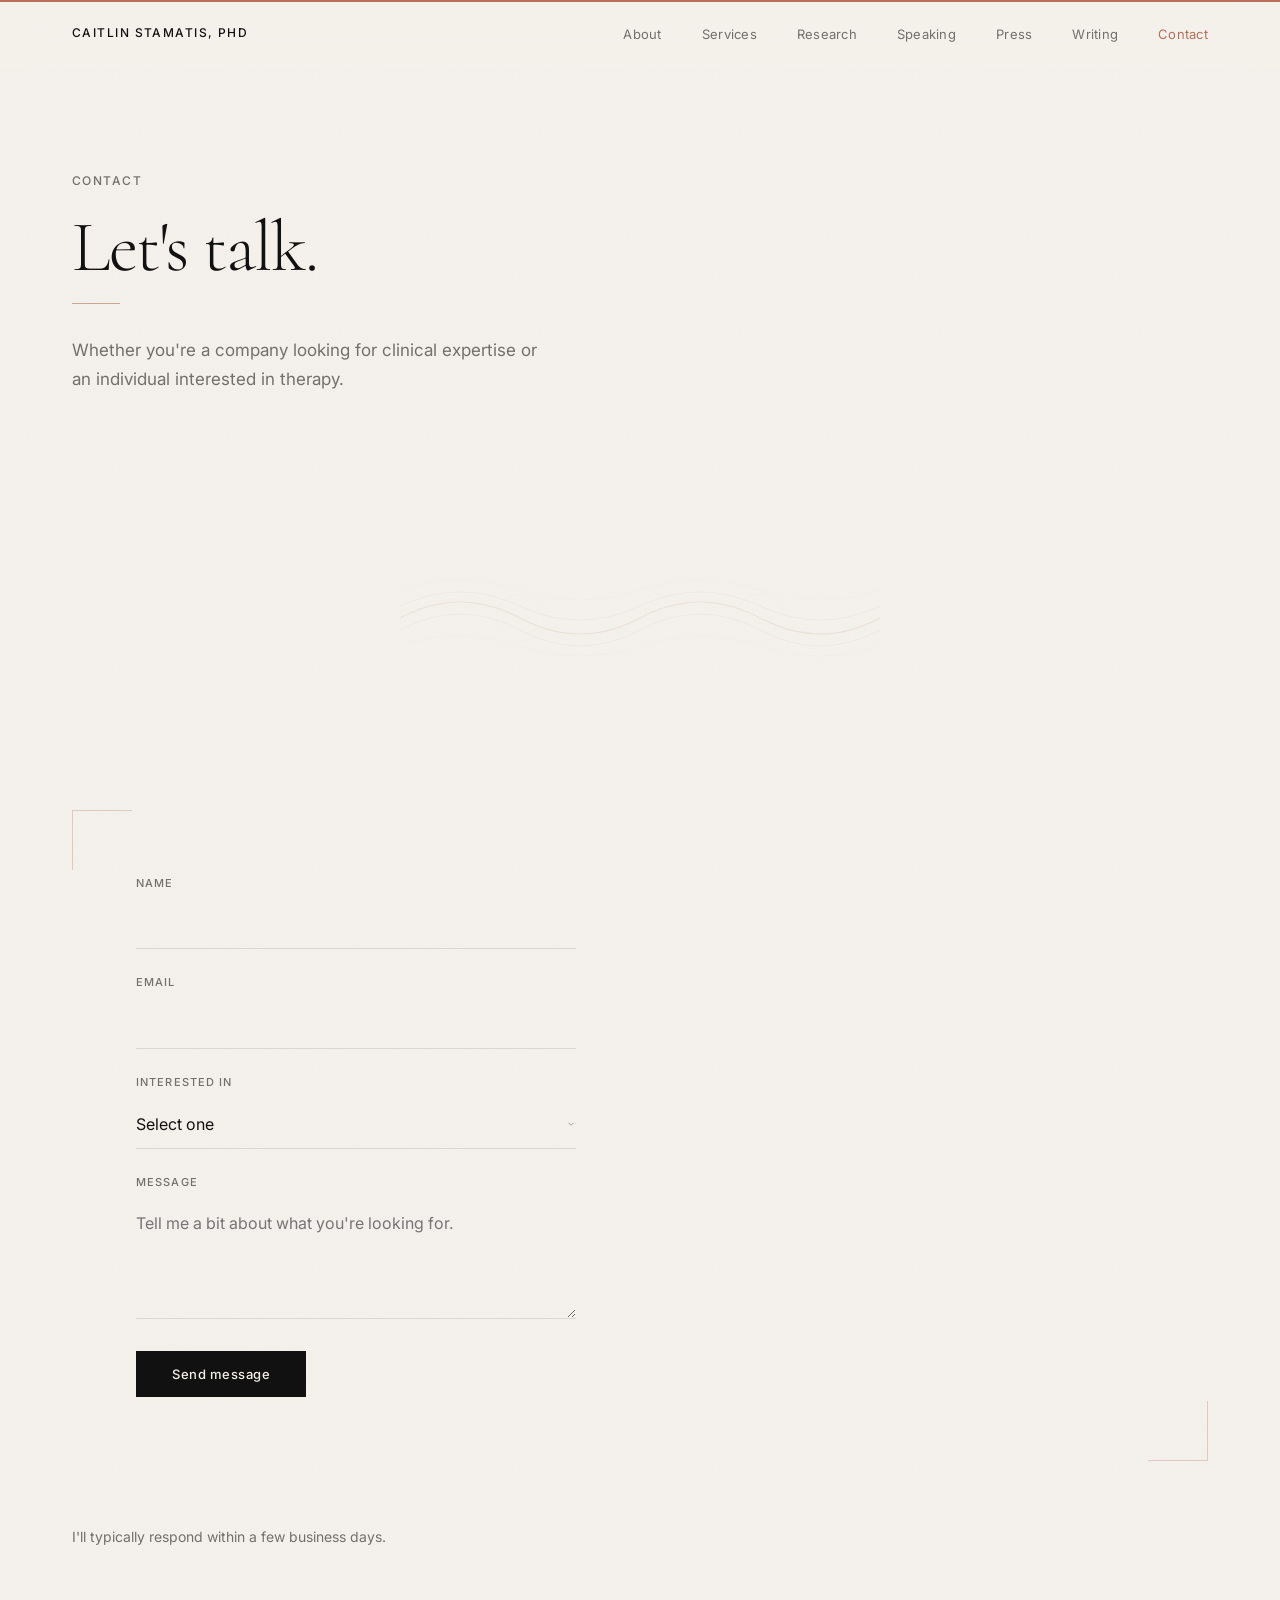
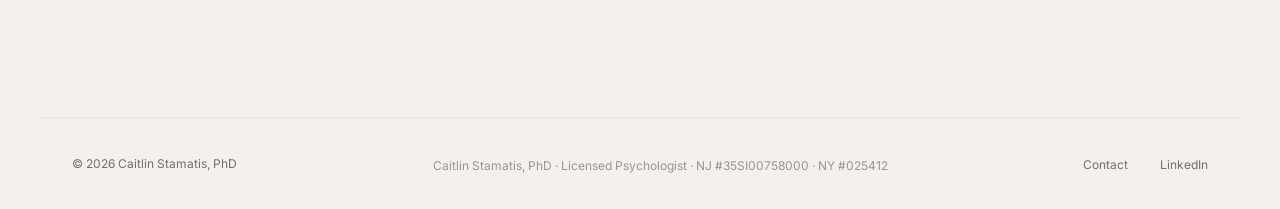
<file: contact.html>
<!DOCTYPE html>
<html lang="en">
<head>
  <meta charset="UTF-8">
  <meta name="viewport" content="width=device-width, initial-scale=1.0">
  <meta name="author" content="Caitlin Stamatis, PhD">
  <link rel="icon" href="img/favicon.svg" type="image/svg+xml">
  <title>Contact — Caitlin Stamatis, PhD</title>
  <meta name="description" content="Get in touch with Caitlin Stamatis, PhD — consulting, therapy, and speaking inquiries.">
  <link rel="stylesheet" href="css/style.css">
  <style>
    .form-frame {
      position: relative;
      padding: var(--space-lg);
      margin-top: var(--space-md);
    }
    .form-frame::before {
      content: '';
      position: absolute;
      top: 0; left: 0;
      width: 60px; height: 60px;
      border-top: 1px solid var(--accent);
      border-left: 1px solid var(--accent);
      opacity: 0.3;
      pointer-events: none;
    }
    .form-frame::after {
      content: '';
      position: absolute;
      bottom: 0; right: 0;
      width: 60px; height: 60px;
      border-bottom: 1px solid var(--accent);
      border-right: 1px solid var(--accent);
      opacity: 0.3;
      pointer-events: none;
    }
    @media (max-width: 768px) {
      .form-frame { padding: var(--space-md) var(--space-sm); }
    }
  </style>
  <link rel="canonical" href="https://drstamatis.com/contact.html">
  <meta property="og:site_name" content="Caitlin Stamatis, PhD">
  <meta property="og:type" content="website">
  <meta property="og:url" content="https://drstamatis.com/contact.html">
  <meta property="og:title" content="Contact — Caitlin Stamatis, PhD">
  <meta property="og:description" content="Consulting, therapy, and speaking inquiries.">
  <meta property="og:image" content="https://drstamatis.com/img/headshot.jpg">
  <meta name="twitter:card" content="summary_large_image">
  <meta name="twitter:title" content="Contact — Caitlin Stamatis, PhD">
  <meta name="twitter:description" content="Consulting, therapy, and speaking inquiries.">
  <meta name="twitter:image" content="https://drstamatis.com/img/headshot.jpg">
</head>
<body>

  <nav class="nav">
    <div class="container">
      <a href="index.html" class="nav__logo">Caitlin Stamatis, PhD</a>
      <ul class="nav__links" id="navLinks">
        <li><a href="about.html">About</a></li>
        <li><a href="services.html">Services</a></li>
        <li><a href="research.html">Research</a></li>
        <li><a href="speaking.html">Speaking</a></li>
        <li><a href="press.html">Press</a></li>
        <li><a href="blog.html">Writing</a></li>
        <li><a href="contact.html" class="active">Contact</a></li>
      </ul>
      <button class="nav__mobile-toggle" onclick="document.getElementById('navLinks').classList.toggle('open')" aria-label="Menu">
        <span></span><span></span>
      </button>
    </div>
  </nav>

  <section class="hero--light">
    <div class="container">
      <span class="eyebrow reveal">Contact</span>
      <h1 class="reveal reveal-d1">Let's talk.</h1>
      <p class="hero__sub reveal reveal-d2">Whether you're a company looking for clinical expertise or an individual interested in therapy.</p>
    </div>
  </section>

  <section class="section" style="padding-top: 0;">
    <div class="container">
      <!--
        This form uses Formspree (free tier = 50 submissions/month).
        1. Create an account at https://formspree.io
        2. Create a new form and copy your form ID
        3. Replace "YOUR_FORM_ID" below with your actual ID
      -->
      <img src="img/illust-wave.svg" alt="" style="display: block; width: 100%; max-width: 480px; margin: 0 auto var(--space-md);" aria-hidden="true">
      <div class="form-frame">
      <form class="form reveal reveal-d2" action="https://formspree.io/f/mjgjbwpw" method="POST" id="contactForm">
        <div class="form__group">
          <label class="form__label" for="name">Name</label>
          <input class="form__input" type="text" id="name" name="name" required>
        </div>
        <div class="form__group">
          <label class="form__label" for="email">Email</label>
          <input class="form__input" type="email" id="email" name="email" required>
        </div>
        <div class="form__group">
          <label class="form__label" for="interest">Interested in</label>
          <select class="form__select" id="interest" name="interest">
            <option value="">Select one</option>
            <option value="consulting">Health tech consulting</option>
            <option value="therapy">Therapy services</option>
            <option value="speaking">Speaking or workshops</option>
            <option value="other">Something else</option>
          </select>
        </div>
        <div class="form__group">
          <label class="form__label" for="message">Message</label>
          <textarea class="form__textarea" id="message" name="message" placeholder="Tell me a bit about what you're looking for." required></textarea>
        </div>
        <button type="submit" class="btn btn--dark">Send message</button>
      </form>
      </div>

      <div id="confirmationMsg" style="display: none; text-align: center; padding: var(--space-xl) 0;">
        <h2 style="margin-bottom: var(--space-sm);">Message sent.</h2>
        <p style="color: var(--text-muted); max-width: 400px; margin: 0 auto;">Thank you for reaching out — I'll get back to you within a few business days.</p>
      </div>

      <p style="margin-top: var(--space-lg); color: var(--text-muted); font-size: 0.875rem;">I'll typically respond within a few business days.</p>
    </div>
  </section>

  <footer class="footer">
    <div class="container">
      <p class="footer__copy">&copy; 2026 Caitlin Stamatis, PhD</p>
      <p style="font-size: 0.75rem; color: var(--text-muted); opacity: 0.7; margin-top: 0.25rem;">Caitlin Stamatis, PhD · Licensed Psychologist · NJ #35SI00758000 · NY #025412</p>
      <ul class="footer__links">
        <li><a href="contact.html">Contact</a></li>
        <li><a href="https://www.linkedin.com/in/cstamatis/" target="_blank" rel="noopener">LinkedIn</a></li>
      </ul>
    </div>
  </footer>

  <script>
    const form = document.getElementById('contactForm');
    form.addEventListener('submit', async function(e) {
      e.preventDefault();
      const btn = form.querySelector('button[type="submit"]');
      btn.textContent = 'Sending...';
      btn.disabled = true;
      try {
        const res = await fetch(form.action, {
          method: 'POST',
          body: new FormData(form),
          headers: { 'Accept': 'application/json' }
        });
        if (res.ok) {
          form.closest('.form-frame').style.display = 'none';
          document.getElementById('confirmationMsg').style.display = 'block';
        } else {
          btn.textContent = 'Something went wrong — try again';
          btn.disabled = false;
        }
      } catch (err) {
        btn.textContent = 'Something went wrong — try again';
        btn.disabled = false;
      }
    });
  </script>
</body>
</html>
</file>
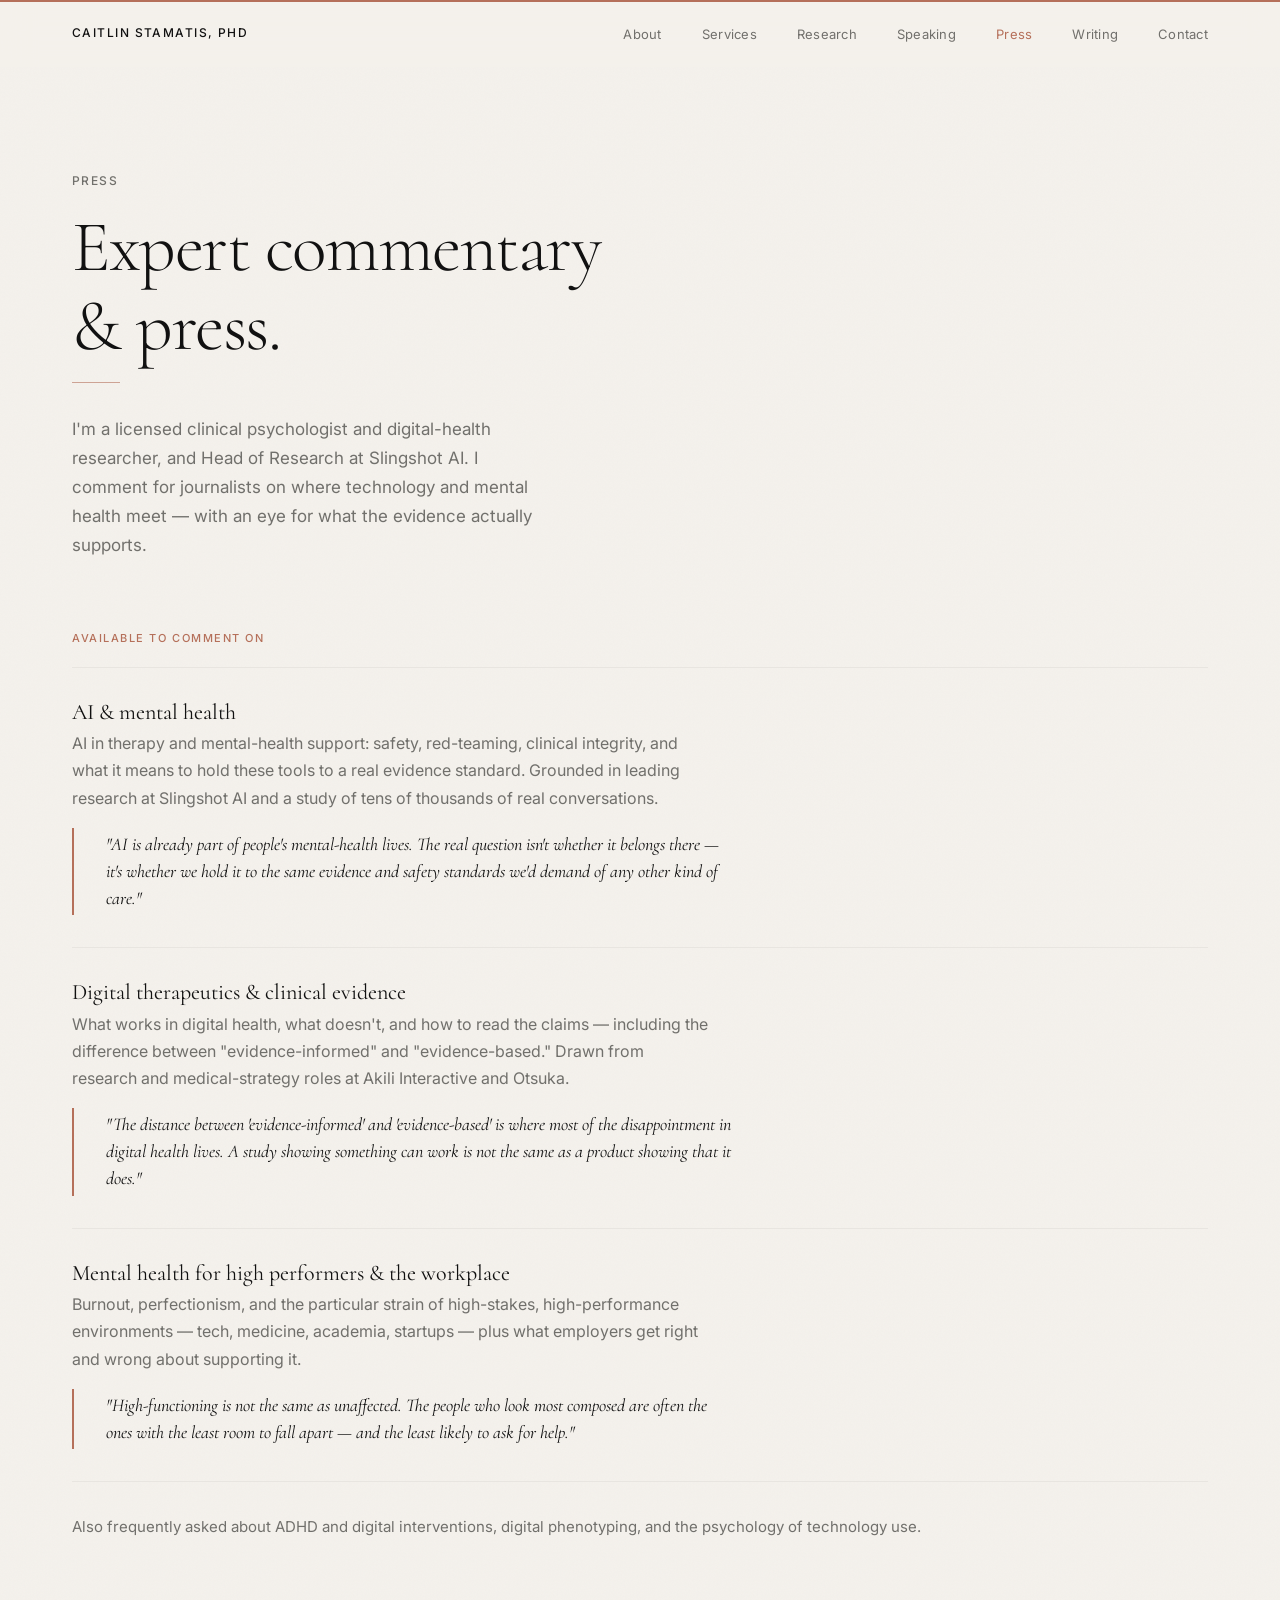
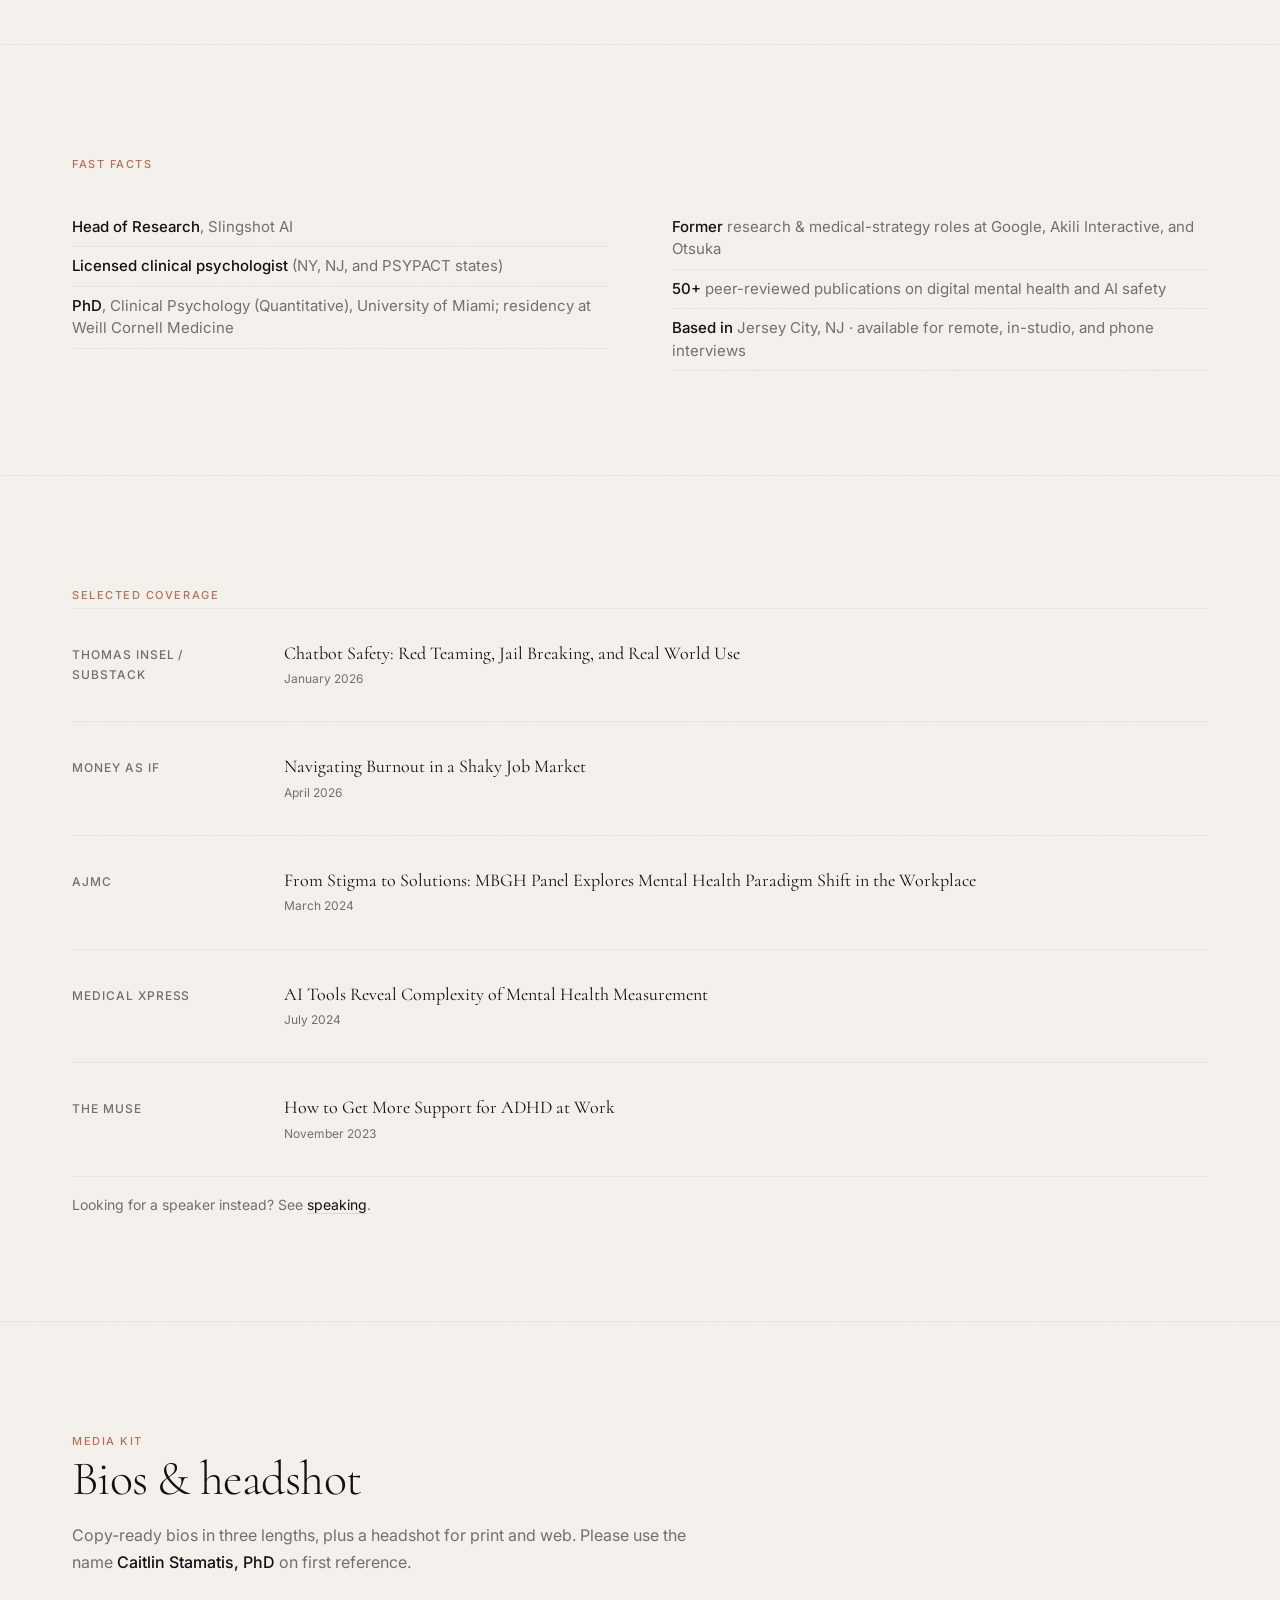
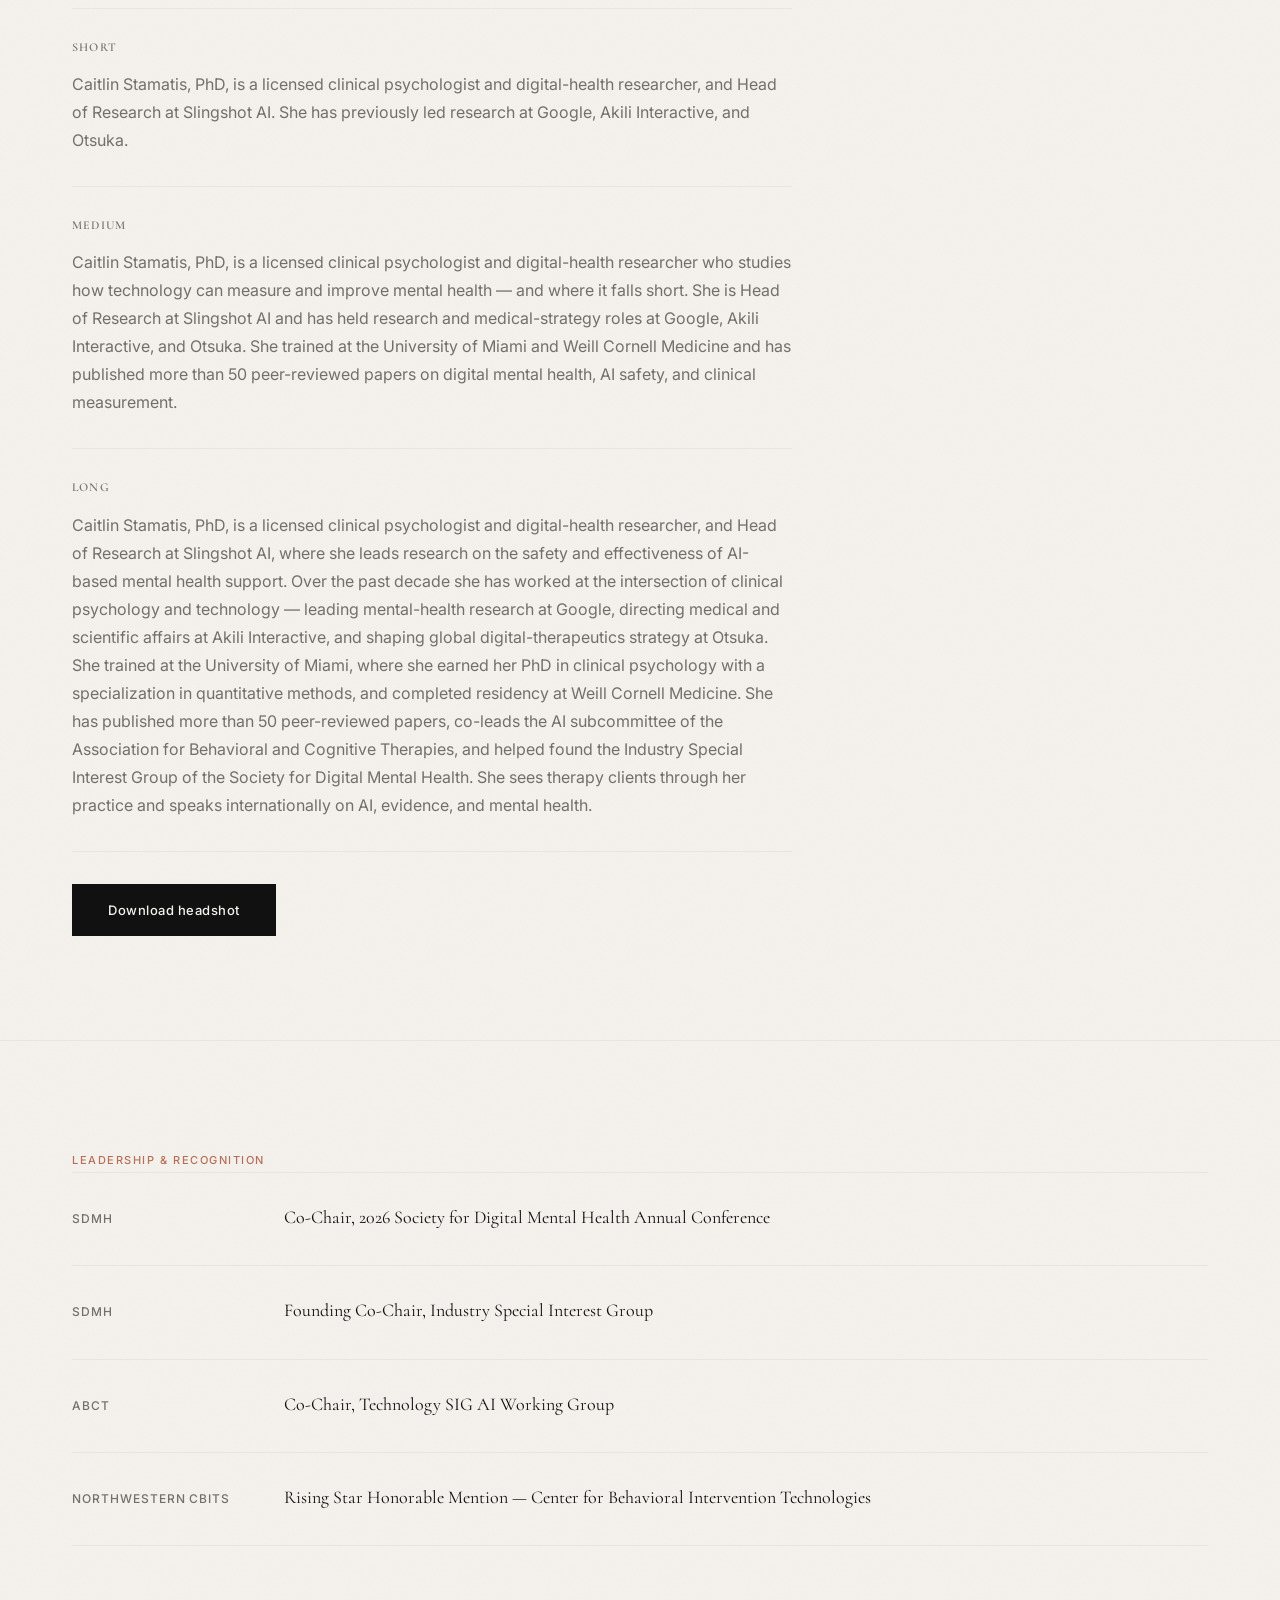
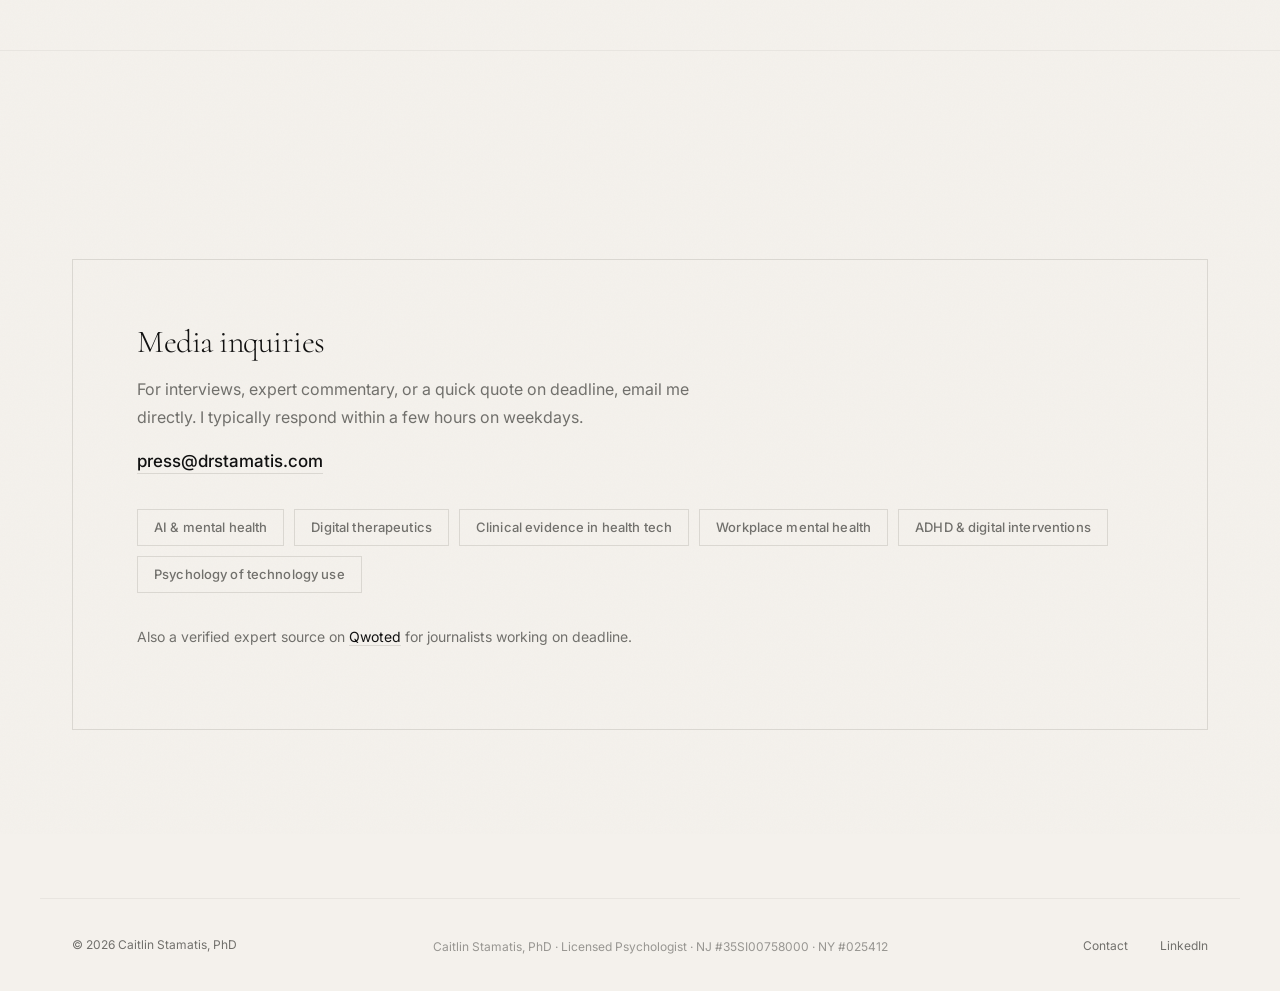
<file: press.html>
<!DOCTYPE html>
<html lang="en">
<head>
  <meta charset="UTF-8">
  <meta name="viewport" content="width=device-width, initial-scale=1.0">
  <meta name="author" content="Caitlin Stamatis, PhD">
  <link rel="icon" href="img/favicon.svg" type="image/svg+xml">
  <title>Press &amp; Expert Commentary — Caitlin Stamatis, PhD</title>
  <meta name="description" content="Caitlin Stamatis, PhD is an expert source on AI and mental health, digital therapeutics and clinical evidence, and workplace mental health. Available for interviews, commentary, and background.">
  <link rel="stylesheet" href="css/style.css">
  <style>
    .topic-block { padding: var(--space-md) 0; border-bottom: 1px solid var(--border-light); }
    .topic-block:first-of-type { border-top: 1px solid var(--border-light); }
    .topic-block h3 { font-family: var(--font-serif); font-size: 1.375rem; font-weight: 400; margin-bottom: 0.4rem; }
    .topic-block p.topic-desc { color: var(--text-muted); line-height: 1.7; max-width: 640px; margin-bottom: var(--space-sm); }
    .topic-quote {
      border-left: 2px solid var(--accent);
      padding: 0.2rem 0 0.2rem var(--space-md);
      font-family: var(--font-serif);
      font-style: italic;
      font-size: 1.125rem;
      line-height: 1.5;
      color: var(--text);
      max-width: 660px;
    }

    .facts { list-style: none; margin-top: var(--space-md); columns: 2; column-gap: var(--space-lg); }
    .facts li { padding: 0.5rem 0; border-bottom: 1px solid var(--border-light); color: var(--text-muted); font-size: 0.9375rem; line-height: 1.5; break-inside: avoid; }
    .facts li strong { color: var(--text); font-weight: 500; }

    .bio-block { padding: var(--space-md) 0; border-bottom: 1px solid var(--border-light); max-width: 720px; }
    .bio-block:first-of-type { border-top: 1px solid var(--border-light); }
    .bio-block h3 { font-size: 0.75rem; text-transform: uppercase; letter-spacing: 0.1em; color: var(--text-muted); font-weight: 600; margin-bottom: var(--space-sm); }
    .bio-block p { color: var(--text-muted); line-height: 1.75; }

    .press-list { list-style: none; }
    .press-item { padding: var(--space-md) 0; border-bottom: 1px solid var(--border-light); display: grid; grid-template-columns: 180px 1fr; gap: var(--space-md); align-items: baseline; transition: padding-left 0.3s ease; }
    .press-item:first-child { border-top: 1px solid var(--border-light); }
    .press-item:hover { padding-left: 0.5rem; }
    .press-item__outlet { font-size: 0.75rem; text-transform: uppercase; letter-spacing: 0.08em; color: var(--text-muted); font-weight: 500; }
    .press-item__title { font-family: var(--font-serif); font-size: 1.125rem; font-weight: 400; line-height: 1.35; margin-bottom: 0.25rem; }
    .press-item__title a { color: var(--text); transition: opacity 0.2s; }
    .press-item__title a:hover { opacity: 0.6; }
    .press-item__date { font-size: 0.75rem; color: var(--text-muted); }

    .media-contact { border: 1px solid var(--border); padding: var(--space-lg); margin-top: var(--space-xl); }
    .media-contact h2 { font-size: 2rem; margin-bottom: var(--space-sm); }
    .media-contact p { color: var(--text-muted); max-width: 560px; line-height: 1.75; margin-bottom: var(--space-sm); }
    .media-contact a.email-link { font-size: 1.0625rem; color: var(--text); font-weight: 500; border-bottom: 1px solid var(--border); padding-bottom: 2px; transition: border-color 0.2s; }
    .media-contact a.email-link:hover { border-color: var(--text); }

    .topics-list { list-style: none; display: flex; flex-wrap: wrap; gap: 0.625rem; margin-top: var(--space-md); margin-bottom: var(--space-md); }
    .topics-list li { font-size: 0.8125rem; color: var(--text-muted); border: 1px solid var(--border); padding: 0.4rem 1rem; font-weight: 500; letter-spacing: 0.01em; }

    @media (max-width: 768px) {
      .facts { columns: 1; }
      .press-item { grid-template-columns: 1fr; gap: 0.25rem; }
    }
  </style>
  <link rel="canonical" href="https://drstamatis.com/press.html">
  <meta property="og:site_name" content="Caitlin Stamatis, PhD">
  <meta property="og:type" content="website">
  <meta property="og:url" content="https://drstamatis.com/press.html">
  <meta property="og:title" content="Press &amp; Expert Commentary — Caitlin Stamatis, PhD">
  <meta property="og:description" content="Expert source on AI and mental health, digital therapeutics, and workplace mental health. Available for interviews and commentary.">
  <meta property="og:image" content="https://drstamatis.com/img/headshot.jpg">
  <meta name="twitter:card" content="summary_large_image">
  <meta name="twitter:title" content="Press &amp; Expert Commentary — Caitlin Stamatis, PhD">
  <meta name="twitter:description" content="Expert source on AI and mental health, digital therapeutics, and workplace mental health.">
  <meta name="twitter:image" content="https://drstamatis.com/img/headshot.jpg">
  <script type="application/ld+json">
  {
    "@context": "https://schema.org",
    "@type": "Person",
    "@id": "https://drstamatis.com/#caitlin",
    "name": "Caitlin Stamatis",
    "honorificSuffix": "PhD",
    "jobTitle": "Clinical Psychologist & Digital Health Researcher",
    "url": "https://drstamatis.com/",
    "image": "https://drstamatis.com/img/headshot.jpg",
    "description": "Expert source and commentator on AI and mental health, digital therapeutics and clinical evidence, and mental health for high performers.",
    "worksFor": {"@type": "Organization", "name": "Slingshot AI"},
    "knowsAbout": ["AI safety in mental health","Digital therapeutics","Clinical evidence standards","Workplace mental health","Digital mental health","Depression","Anxiety"],
    "sameAs": [
      "https://www.linkedin.com/in/cstamatis/",
      "https://app.qwoted.com/sources/caitlin-stamatis",
      "https://scholar.google.com/citations?user=DkkecTkAAAAJ&hl=en",
      "https://www.researchgate.net/profile/Caitlin-Stamatis"
    ]
  }
  </script>
</head>
<body>

  <nav class="nav">
    <div class="container">
      <a href="index.html" class="nav__logo">Caitlin Stamatis, PhD</a>
      <ul class="nav__links" id="navLinks">
        <li><a href="about.html">About</a></li>
        <li><a href="services.html">Services</a></li>
        <li><a href="research.html">Research</a></li>
        <li><a href="speaking.html">Speaking</a></li>
        <li><a href="press.html" class="active">Press</a></li>
        <li><a href="blog.html">Writing</a></li>
        <li><a href="contact.html">Contact</a></li>
      </ul>
      <button class="nav__mobile-toggle" onclick="document.getElementById('navLinks').classList.toggle('open')" aria-label="Menu">
        <span></span><span></span>
      </button>
    </div>
  </nav>

  <section class="hero--light">
    <div class="container">
      <span class="eyebrow reveal">Press</span>
      <h1 class="reveal reveal-d1">Expert commentary<br>&amp; press.</h1>
      <p class="hero__sub reveal reveal-d2">I'm a licensed clinical psychologist and digital-health researcher, and Head of Research at Slingshot AI. I comment for journalists on where technology and mental health meet — with an eye for what the evidence actually supports.</p>
    </div>
  </section>

  <!-- Topics -->
  <section class="section" style="padding-top: 0;">
    <div class="container">
      <span class="eyebrow">Available to comment on</span>
      <div style="margin-top: var(--space-sm);">
        <div class="topic-block">
          <h3>AI &amp; mental health</h3>
          <p class="topic-desc">AI in therapy and mental-health support: safety, red-teaming, clinical integrity, and what it means to hold these tools to a real evidence standard. Grounded in leading research at Slingshot AI and a study of tens of thousands of real conversations.</p>
          <p class="topic-quote">"AI is already part of people's mental-health lives. The real question isn't whether it belongs there — it's whether we hold it to the same evidence and safety standards we'd demand of any other kind of care."</p>
        </div>
        <div class="topic-block">
          <h3>Digital therapeutics &amp; clinical evidence</h3>
          <p class="topic-desc">What works in digital health, what doesn't, and how to read the claims — including the difference between "evidence-informed" and "evidence-based." Drawn from research and medical-strategy roles at Akili Interactive and Otsuka.</p>
          <p class="topic-quote">"The distance between 'evidence-informed' and 'evidence-based' is where most of the disappointment in digital health lives. A study showing something can work is not the same as a product showing that it does."</p>
        </div>
        <div class="topic-block">
          <h3>Mental health for high performers &amp; the workplace</h3>
          <p class="topic-desc">Burnout, perfectionism, and the particular strain of high-stakes, high-performance environments — tech, medicine, academia, startups — plus what employers get right and wrong about supporting it.</p>
          <p class="topic-quote">"High-functioning is not the same as unaffected. The people who look most composed are often the ones with the least room to fall apart — and the least likely to ask for help."</p>
        </div>
      </div>
      <p style="margin-top: var(--space-md); color: var(--text-muted); font-size: 0.9375rem;">Also frequently asked about ADHD and digital interventions, digital phenotyping, and the psychology of technology use.</p>
    </div>
  </section>

  <!-- Fast facts -->
  <section class="section section--border">
    <div class="container">
      <span class="eyebrow">Fast facts</span>
      <ul class="facts">
        <li><strong>Head of Research</strong>, Slingshot AI</li>
        <li><strong>Licensed clinical psychologist</strong> (NY, NJ, and PSYPACT states)</li>
        <li><strong>PhD</strong>, Clinical Psychology (Quantitative), University of Miami; residency at Weill Cornell Medicine</li>
        <li><strong>Former</strong> research &amp; medical-strategy roles at Google, Akili Interactive, and Otsuka</li>
        <li><strong>50+</strong> peer-reviewed publications on digital mental health and AI safety</li>
        <li><strong>Based in</strong> Jersey City, NJ · available for remote, in-studio, and phone interviews</li>
      </ul>
    </div>
  </section>

  <!-- Selected coverage -->
  <section class="section section--border">
    <div class="container">
      <span class="eyebrow">Selected coverage</span>
      <ul class="press-list">
        <li class="press-item">
          <div class="press-item__outlet">Thomas Insel / Substack</div>
          <div>
            <div class="press-item__title"><a href="https://thomasinsel352222.substack.com/p/chatbot-safety" target="_blank" rel="noopener">Chatbot Safety: Red Teaming, Jail Breaking, and Real World Use</a></div>
            <div class="press-item__date">January 2026</div>
          </div>
        </li>
        <li class="press-item">
          <div class="press-item__outlet">Money As If</div>
          <div>
            <div class="press-item__title"><a href="https://moneyasif.com/p/navigating-burnout-in-a-shaky-job-market" target="_blank" rel="noopener">Navigating Burnout in a Shaky Job Market</a></div>
            <div class="press-item__date">April 2026</div>
          </div>
        </li>
        <li class="press-item">
          <div class="press-item__outlet">AJMC</div>
          <div>
            <div class="press-item__title"><a href="https://www.ajmc.com/view/from-stigma-to-solutions-mbgh-panel-explores-mental-health-paradigm-shift-in-the-workplace" target="_blank" rel="noopener">From Stigma to Solutions: MBGH Panel Explores Mental Health Paradigm Shift in the Workplace</a></div>
            <div class="press-item__date">March 2024</div>
          </div>
        </li>
        <li class="press-item">
          <div class="press-item__outlet">Medical Xpress</div>
          <div>
            <div class="press-item__title"><a href="https://medicalxpress.com/news/2024-07-ai-tools-reveal-complexity-mental.html" target="_blank" rel="noopener">AI Tools Reveal Complexity of Mental Health Measurement</a></div>
            <div class="press-item__date">July 2024</div>
          </div>
        </li>
        <li class="press-item">
          <div class="press-item__outlet">The Muse</div>
          <div>
            <div class="press-item__title"><a href="https://www.themuse.com/advice/how-to-get-more-support-for-adhd-at-work" target="_blank" rel="noopener">How to Get More Support for ADHD at Work</a></div>
            <div class="press-item__date">November 2023</div>
          </div>
        </li>
      </ul>
      <p style="margin-top: var(--space-sm); color: var(--text-muted); font-size: 0.875rem;">Looking for a speaker instead? See <a href="speaking.html" style="color: var(--text); border-bottom: 1px solid var(--border);">speaking</a>.</p>
    </div>
  </section>

  <!-- Media kit -->
  <section class="section section--border">
    <div class="container">
      <span class="eyebrow">Media kit</span>
      <h2 style="margin-bottom: var(--space-sm);">Bios &amp; headshot</h2>
      <p style="color: var(--text-muted); max-width: 640px; line-height: 1.7; margin-bottom: var(--space-md);">Copy-ready bios in three lengths, plus a headshot for print and web. Please use the name <strong style="color: var(--text); font-weight: 500;">Caitlin Stamatis, PhD</strong> on first reference.</p>

      <div class="bio-block">
        <h3>Short</h3>
        <p>Caitlin Stamatis, PhD, is a licensed clinical psychologist and digital-health researcher, and Head of Research at Slingshot AI. She has previously led research at Google, Akili Interactive, and Otsuka.</p>
      </div>
      <div class="bio-block">
        <h3>Medium</h3>
        <p>Caitlin Stamatis, PhD, is a licensed clinical psychologist and digital-health researcher who studies how technology can measure and improve mental health — and where it falls short. She is Head of Research at Slingshot AI and has held research and medical-strategy roles at Google, Akili Interactive, and Otsuka. She trained at the University of Miami and Weill Cornell Medicine and has published more than 50 peer-reviewed papers on digital mental health, AI safety, and clinical measurement.</p>
      </div>
      <div class="bio-block">
        <h3>Long</h3>
        <p>Caitlin Stamatis, PhD, is a licensed clinical psychologist and digital-health researcher, and Head of Research at Slingshot AI, where she leads research on the safety and effectiveness of AI-based mental health support. Over the past decade she has worked at the intersection of clinical psychology and technology — leading mental-health research at Google, directing medical and scientific affairs at Akili Interactive, and shaping global digital-therapeutics strategy at Otsuka. She trained at the University of Miami, where she earned her PhD in clinical psychology with a specialization in quantitative methods, and completed residency at Weill Cornell Medicine. She has published more than 50 peer-reviewed papers, co-leads the AI subcommittee of the Association for Behavioral and Cognitive Therapies, and helped found the Industry Special Interest Group of the Society for Digital Mental Health. She sees therapy clients through her practice and speaks internationally on AI, evidence, and mental health.</p>
      </div>

      <div style="margin-top: var(--space-md);">
        <a href="img/headshot.jpg" download class="btn btn--dark" style="display: inline-block;">Download headshot</a>
      </div>
    </div>
  </section>

  <!-- Leadership & recognition -->
  <section class="section section--border">
    <div class="container">
      <span class="eyebrow">Leadership &amp; recognition</span>
      <ul class="press-list">
        <li class="press-item">
          <div class="press-item__outlet">SDMH</div>
          <div><div class="press-item__title">Co-Chair, 2026 Society for Digital Mental Health Annual Conference</div></div>
        </li>
        <li class="press-item">
          <div class="press-item__outlet">SDMH</div>
          <div><div class="press-item__title">Founding Co-Chair, Industry Special Interest Group</div></div>
        </li>
        <li class="press-item">
          <div class="press-item__outlet">ABCT</div>
          <div><div class="press-item__title">Co-Chair, Technology SIG AI Working Group</div></div>
        </li>
        <li class="press-item">
          <div class="press-item__outlet">Northwestern CBITs</div>
          <div><div class="press-item__title">Rising Star Honorable Mention — Center for Behavioral Intervention Technologies</div></div>
        </li>
      </ul>
    </div>
  </section>

  <!-- Media contact -->
  <section class="section section--border">
    <div class="container">
      <div class="media-contact">
        <h2>Media inquiries</h2>
        <p>For interviews, expert commentary, or a quick quote on deadline, email me directly. I typically respond within a few hours on weekdays.</p>
        <p><a href="mailto:press@drstamatis.com" class="email-link">press@drstamatis.com</a></p>
        <ul class="topics-list">
          <li>AI &amp; mental health</li>
          <li>Digital therapeutics</li>
          <li>Clinical evidence in health tech</li>
          <li>Workplace mental health</li>
          <li>ADHD &amp; digital interventions</li>
          <li>Psychology of technology use</li>
        </ul>
        <p style="font-size: 0.875rem; color: var(--text-muted);">Also a verified expert source on <a href="https://app.qwoted.com/sources/caitlin-stamatis" target="_blank" rel="noopener" style="color: var(--text); border-bottom: 1px solid var(--border);">Qwoted</a> for journalists working on deadline.</p>
      </div>
    </div>
  </section>

  <footer class="footer">
    <div class="container">
      <p class="footer__copy">&copy; 2026 Caitlin Stamatis, PhD</p>
      <p style="font-size: 0.75rem; color: var(--text-muted); opacity: 0.7; margin-top: 0.25rem;">Caitlin Stamatis, PhD · Licensed Psychologist · NJ #35SI00758000 · NY #025412</p>
      <ul class="footer__links">
        <li><a href="contact.html">Contact</a></li>
        <li><a href="https://www.linkedin.com/in/cstamatis/" target="_blank" rel="noopener">LinkedIn</a></li>
      </ul>
    </div>
  </footer>

</body>
</html>
</file>
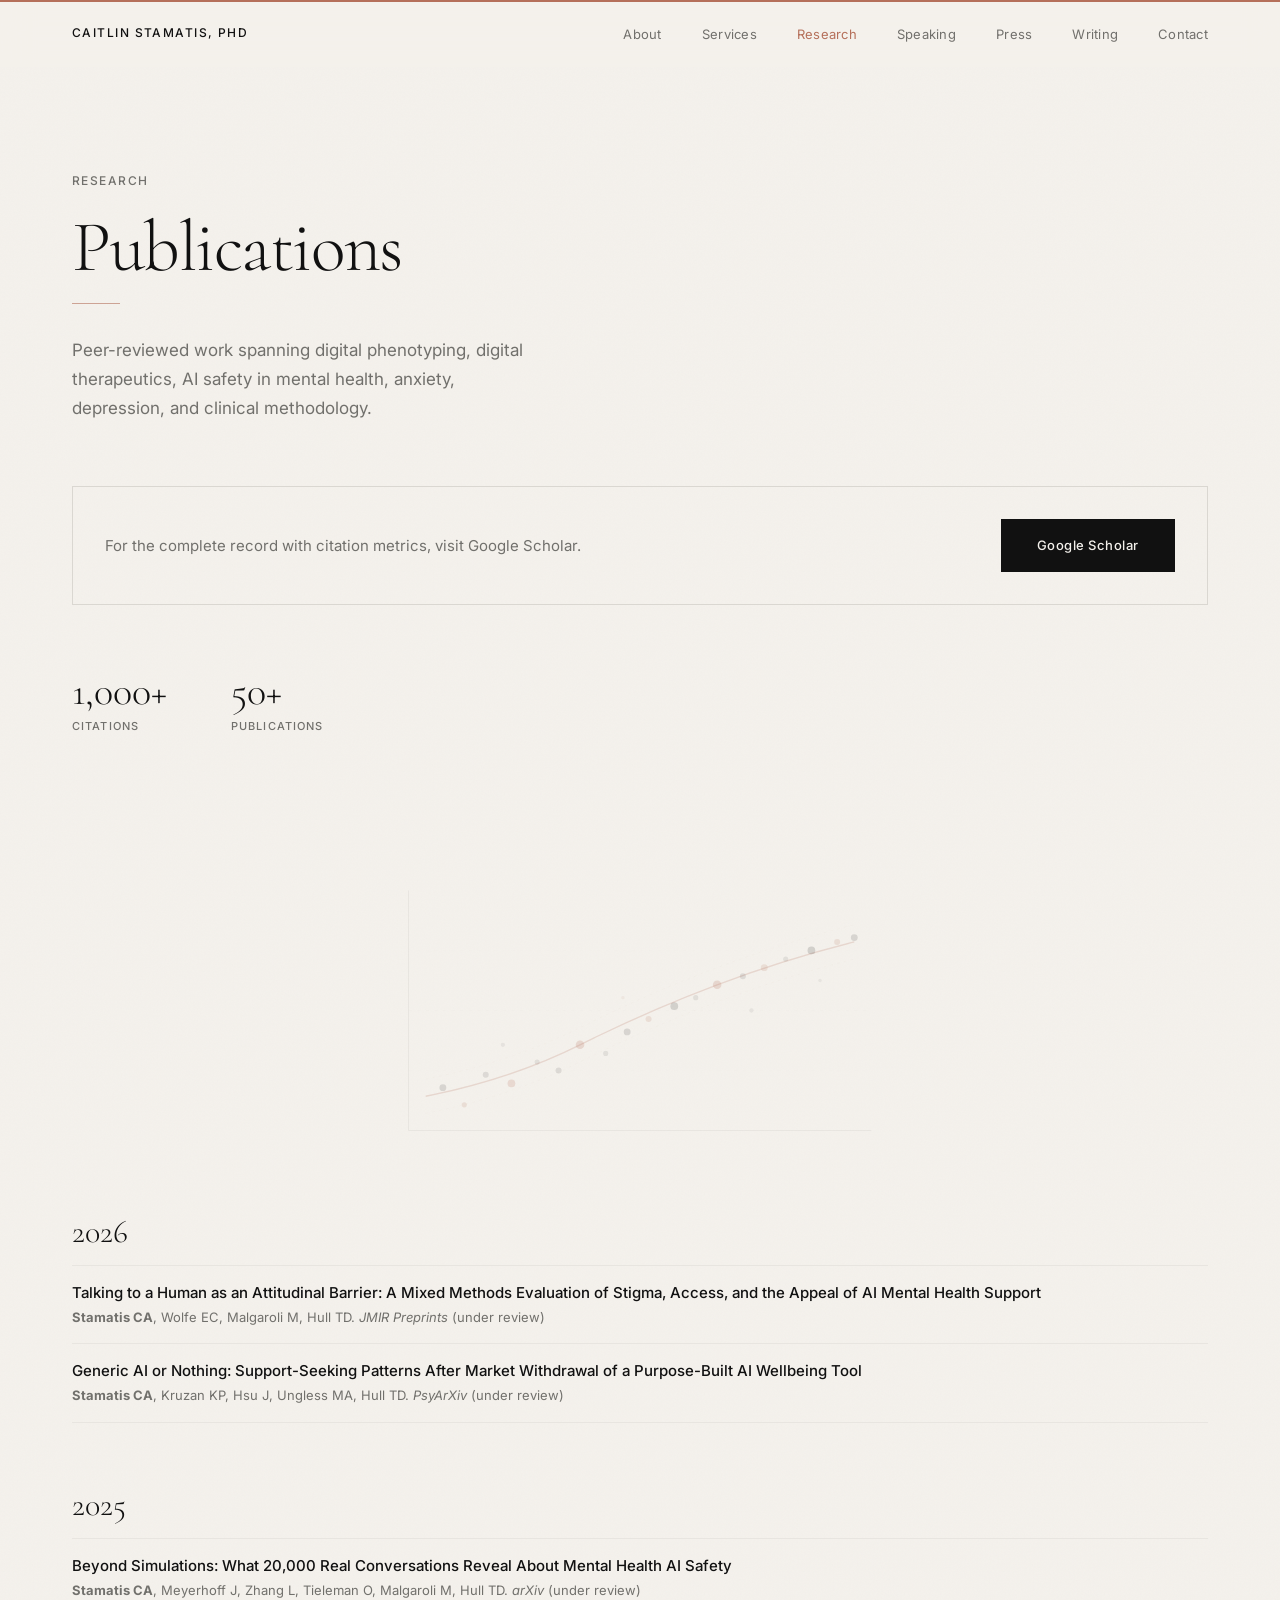
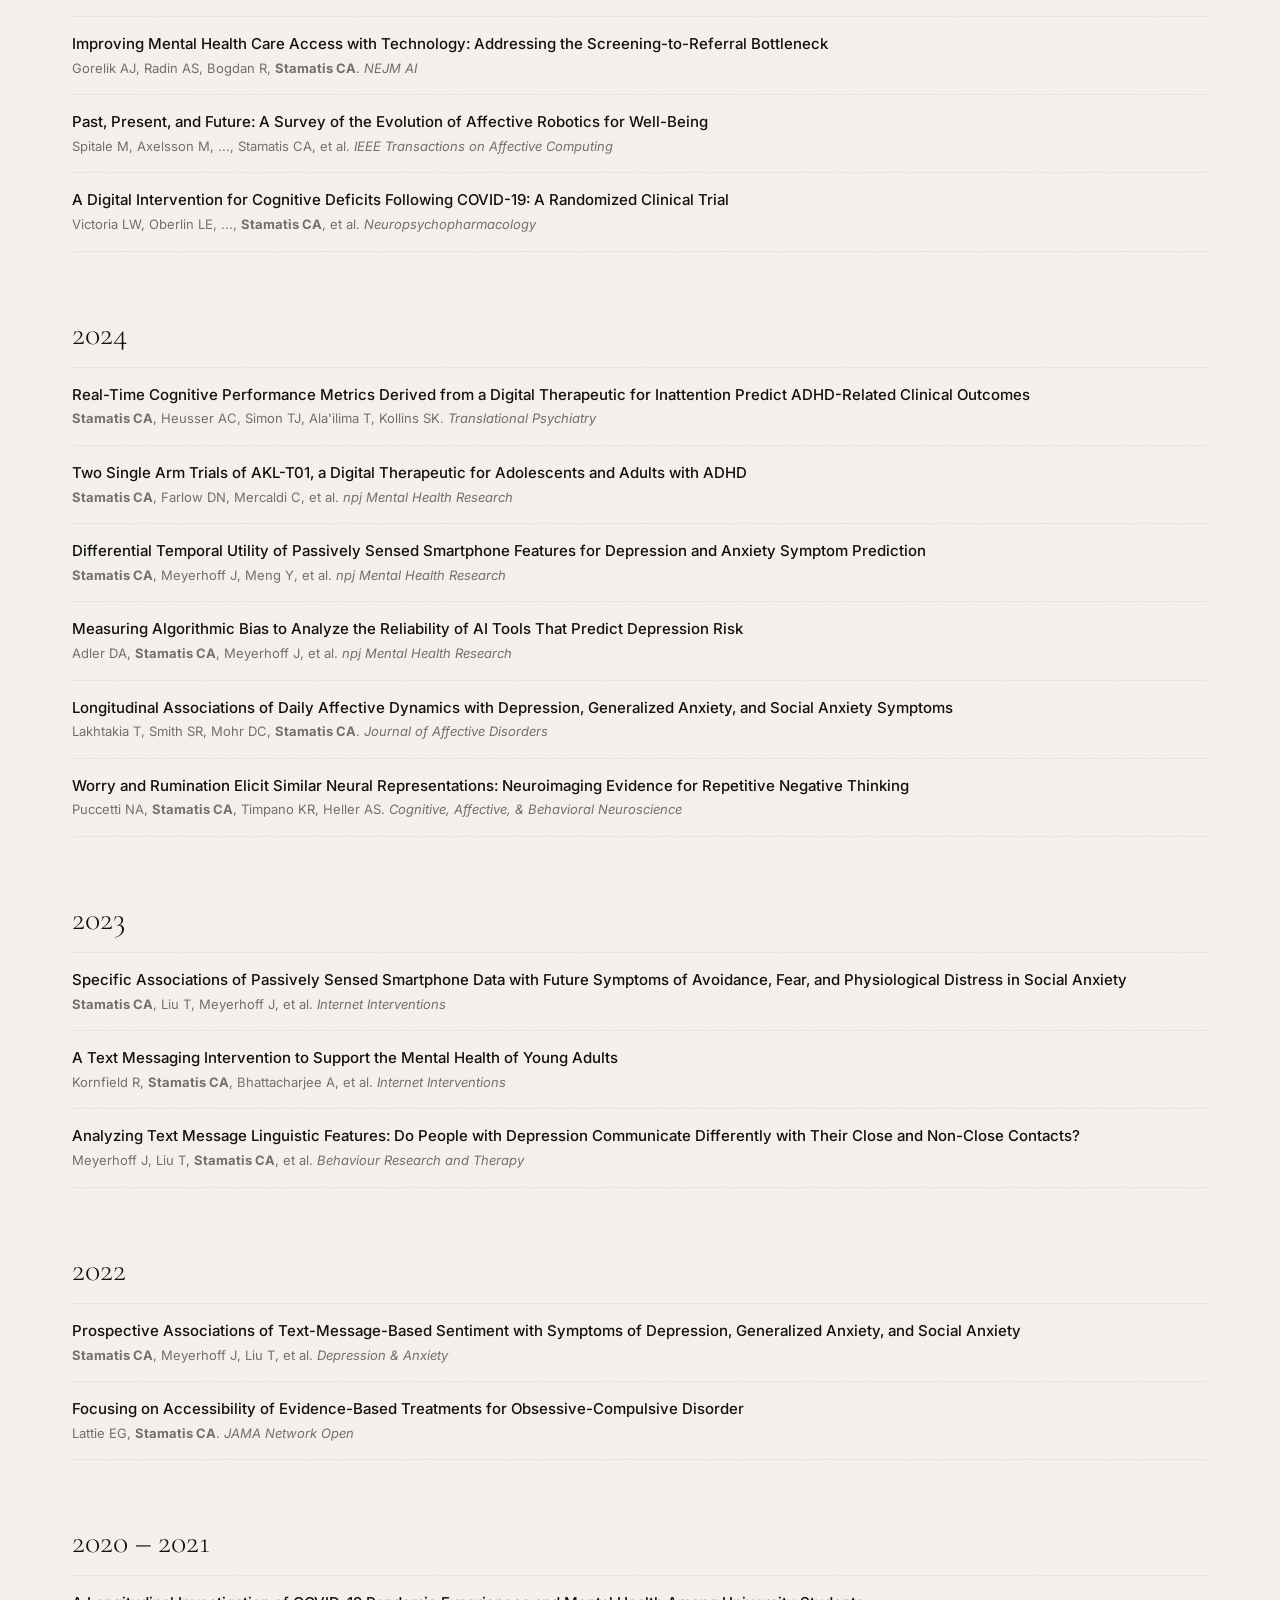
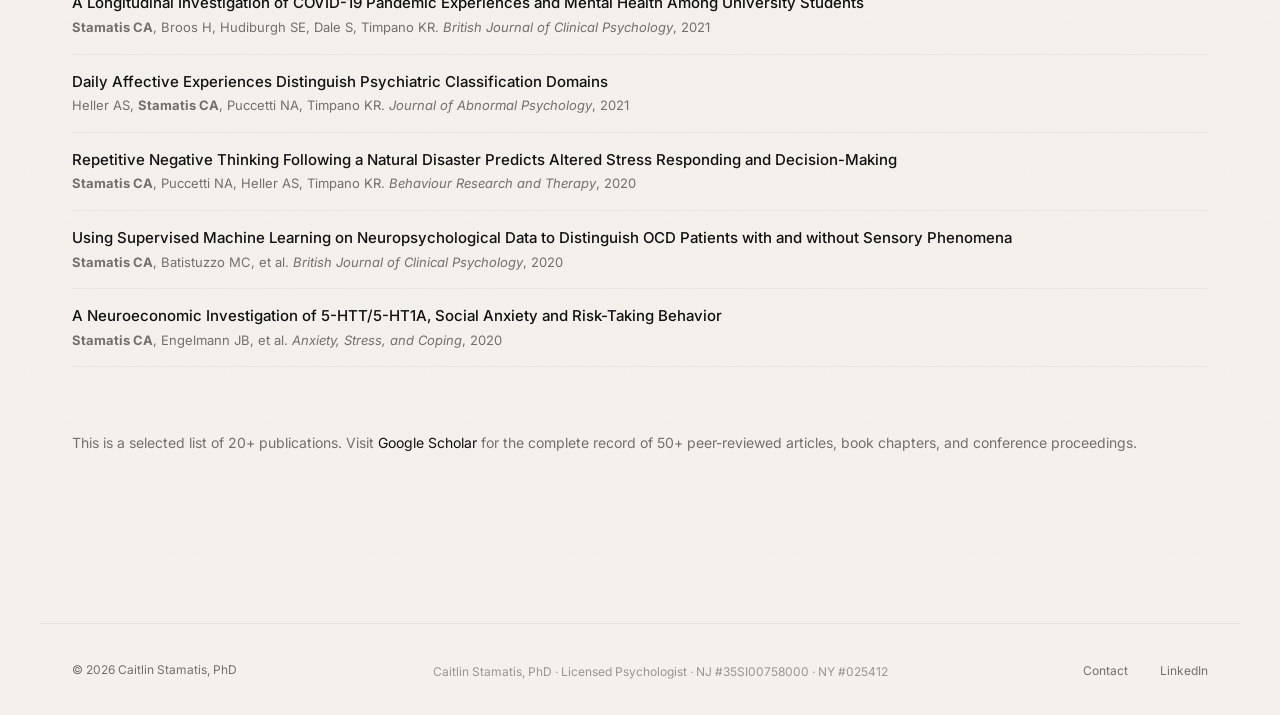
<file: research.html>
<!DOCTYPE html>
<html lang="en">
<head>
  <meta charset="UTF-8">
  <meta name="viewport" content="width=device-width, initial-scale=1.0">
  <meta name="author" content="Caitlin Stamatis, PhD">
  <link rel="icon" href="img/favicon.svg" type="image/svg+xml">
  <title>Research &amp; Publications — Caitlin Stamatis, PhD</title>
  <meta name="description" content="Peer-reviewed publications and research by Caitlin A. Stamatis, PhD.">
  <link rel="stylesheet" href="css/style.css">
  <style>
    .pub-list { list-style: none; }
    .pub-item {
      padding: var(--space-sm) 0;
      border-bottom: 1px solid var(--border-light);
    }
    .pub-item:first-child { border-top: 1px solid var(--border-light); }
    .pub-item__title {
      font-size: 0.9375rem;
      font-weight: 500;
      line-height: 1.5;
      color: var(--text);
    }
    .pub-item__title a { color: var(--text); transition: opacity 0.2s; }
    .pub-item__title a:hover { opacity: 0.6; }
    .pub-item__meta {
      font-size: 0.8125rem;
      color: var(--text-muted);
      line-height: 1.5;
      margin-top: 0.2rem;
    }
    .pub-item__meta em { font-style: italic; }

    .pub-year-heading {
      font-family: var(--font-serif);
      font-size: 2rem;
      font-weight: 300;
      margin-top: var(--space-lg);
      margin-bottom: var(--space-sm);
      color: var(--text);
    }
    .pub-year-heading:first-of-type { margin-top: 0; }

    .scholar-banner {
      display: flex;
      align-items: center;
      justify-content: space-between;
      padding: var(--space-md);
      border: 1px solid var(--border);
      margin-bottom: var(--space-lg);
      gap: var(--space-md);
    }
    .scholar-banner p { color: var(--text-muted); font-size: 0.9375rem; }
    .scholar-banner .btn { white-space: nowrap; }

    .scholar-stats {
      display: flex;
      gap: var(--space-lg);
      margin-bottom: var(--space-xl);
    }
    .scholar-stat__num {
      font-family: var(--font-serif);
      font-size: 2.5rem;
      font-weight: 300;
      line-height: 1.1;
      color: var(--text);
      margin-bottom: 0.25rem;
    }
    .scholar-stat__label {
      font-size: 0.6875rem;
      text-transform: uppercase;
      letter-spacing: 0.1em;
      color: var(--text-muted);
      font-weight: 500;
    }

    @media (max-width: 768px) {
      .scholar-banner { flex-direction: column; align-items: flex-start; }
      .scholar-stats { flex-direction: column; gap: var(--space-sm); }
    }
    .research-illust {
      display: block;
      width: 100%;
      max-width: 600px;
      margin: var(--space-lg) auto var(--space-md);
    }
  </style>
  <link rel="canonical" href="https://drstamatis.com/research.html">
  <meta property="og:site_name" content="Caitlin Stamatis, PhD">
  <meta property="og:type" content="website">
  <meta property="og:url" content="https://drstamatis.com/research.html">
  <meta property="og:title" content="Research &amp; Publications — Caitlin Stamatis, PhD">
  <meta property="og:description" content="50+ peer-reviewed publications on digital mental health, AI safety, and clinical science.">
  <meta property="og:image" content="https://drstamatis.com/img/headshot.jpg">
  <meta name="twitter:card" content="summary_large_image">
  <meta name="twitter:title" content="Research &amp; Publications — Caitlin Stamatis, PhD">
  <meta name="twitter:description" content="50+ peer-reviewed publications on digital mental health, AI safety, and clinical science.">
  <meta name="twitter:image" content="https://drstamatis.com/img/headshot.jpg">
</head>
<body>

  <nav class="nav">
    <div class="container">
      <a href="index.html" class="nav__logo">Caitlin Stamatis, PhD</a>
      <ul class="nav__links" id="navLinks">
        <li><a href="about.html">About</a></li>
        <li><a href="services.html">Services</a></li>
        <li><a href="research.html" class="active">Research</a></li>
        <li><a href="speaking.html">Speaking</a></li>
        <li><a href="press.html">Press</a></li>
        <li><a href="blog.html">Writing</a></li>
        <li><a href="contact.html">Contact</a></li>
      </ul>
      <button class="nav__mobile-toggle" onclick="document.getElementById('navLinks').classList.toggle('open')" aria-label="Menu">
        <span></span><span></span>
      </button>
    </div>
  </nav>

  <section class="hero--light">
    <div class="container">
      <span class="eyebrow reveal">Research</span>
      <h1 class="reveal reveal-d1">Publications</h1>
      <p class="hero__sub reveal reveal-d2">Peer-reviewed work spanning digital phenotyping, digital therapeutics, AI safety in mental health, anxiety, depression, and clinical methodology.</p>
    </div>
  </section>

  <section class="section" style="padding-top: 0;">
    <div class="container">

      <div class="scholar-banner reveal">
        <p>For the complete record with citation metrics, visit Google Scholar.</p>
        <a href="https://scholar.google.com/citations?user=DkkecTkAAAAJ&hl=en" target="_blank" rel="noopener" class="btn btn--dark">Google Scholar</a>
      </div>

      <div class="scholar-stats reveal reveal-d1">
        <div>
          <div class="scholar-stat__num" data-target="1000" data-suffix="+">1,000+</div>
          <div class="scholar-stat__label">Citations</div>
        </div>
        <div>
          <div class="scholar-stat__num" data-target="50" data-suffix="+">50+</div>
          <div class="scholar-stat__label">Publications</div>
        </div>
      </div>

      <img src="img/illust-data.svg" alt="" class="research-illust reveal" aria-hidden="true">

      <!-- 2026 -->
      <h3 class="pub-year-heading">2026</h3>
      <ul class="pub-list">
        <li class="pub-item">
          <div class="pub-item__title"><a href="https://preprints.jmir.org/preprint/94080" target="_blank" rel="noopener">Talking to a Human as an Attitudinal Barrier: A Mixed Methods Evaluation of Stigma, Access, and the Appeal of AI Mental Health Support</a></div>
          <div class="pub-item__meta"><strong>Stamatis CA</strong>, Wolfe EC, Malgaroli M, Hull TD. <em>JMIR Preprints</em> (under review)</div>
        </li>
        <li class="pub-item">
          <div class="pub-item__title"><a href="https://osf.io/preprints/psyarxiv/et8ma_v1" target="_blank" rel="noopener">Generic AI or Nothing: Support-Seeking Patterns After Market Withdrawal of a Purpose-Built AI Wellbeing Tool</a></div>
          <div class="pub-item__meta"><strong>Stamatis CA</strong>, Kruzan KP, Hsu J, Ungless MA, Hull TD. <em>PsyArXiv</em> (under review)</div>
        </li>
      </ul>

      <!-- 2025 -->
      <h3 class="pub-year-heading">2025</h3>
      <ul class="pub-list">
        <li class="pub-item">
          <div class="pub-item__title">Beyond Simulations: What 20,000 Real Conversations Reveal About Mental Health AI Safety</div>
          <div class="pub-item__meta"><strong>Stamatis CA</strong>, Meyerhoff J, Zhang L, Tieleman O, Malgaroli M, Hull TD. <em>arXiv</em> (under review)</div>
        </li>
        <li class="pub-item">
          <div class="pub-item__title">Improving Mental Health Care Access with Technology: Addressing the Screening-to-Referral Bottleneck</div>
          <div class="pub-item__meta">Gorelik AJ, Radin AS, Bogdan R, <strong>Stamatis CA</strong>. <em>NEJM AI</em></div>
        </li>
        <li class="pub-item">
          <div class="pub-item__title">Past, Present, and Future: A Survey of the Evolution of Affective Robotics for Well-Being</div>
          <div class="pub-item__meta">Spitale M, Axelsson M, ..., Stamatis CA, et al. <em>IEEE Transactions on Affective Computing</em></div>
        </li>
        <li class="pub-item">
          <div class="pub-item__title">A Digital Intervention for Cognitive Deficits Following COVID-19: A Randomized Clinical Trial</div>
          <div class="pub-item__meta">Victoria LW, Oberlin LE, ..., <strong>Stamatis CA</strong>, et al. <em>Neuropsychopharmacology</em></div>
        </li>
      </ul>

      <!-- 2024 -->
      <h3 class="pub-year-heading">2024</h3>
      <ul class="pub-list">
        <li class="pub-item">
          <div class="pub-item__title">Real-Time Cognitive Performance Metrics Derived from a Digital Therapeutic for Inattention Predict ADHD-Related Clinical Outcomes</div>
          <div class="pub-item__meta"><strong>Stamatis CA</strong>, Heusser AC, Simon TJ, Ala'ilima T, Kollins SK. <em>Translational Psychiatry</em></div>
        </li>
        <li class="pub-item">
          <div class="pub-item__title">Two Single Arm Trials of AKL-T01, a Digital Therapeutic for Adolescents and Adults with ADHD</div>
          <div class="pub-item__meta"><strong>Stamatis CA</strong>, Farlow DN, Mercaldi C, et al. <em>npj Mental Health Research</em></div>
        </li>
        <li class="pub-item">
          <div class="pub-item__title">Differential Temporal Utility of Passively Sensed Smartphone Features for Depression and Anxiety Symptom Prediction</div>
          <div class="pub-item__meta"><strong>Stamatis CA</strong>, Meyerhoff J, Meng Y, et al. <em>npj Mental Health Research</em></div>
        </li>
        <li class="pub-item">
          <div class="pub-item__title">Measuring Algorithmic Bias to Analyze the Reliability of AI Tools That Predict Depression Risk</div>
          <div class="pub-item__meta">Adler DA, <strong>Stamatis CA</strong>, Meyerhoff J, et al. <em>npj Mental Health Research</em></div>
        </li>
        <li class="pub-item">
          <div class="pub-item__title">Longitudinal Associations of Daily Affective Dynamics with Depression, Generalized Anxiety, and Social Anxiety Symptoms</div>
          <div class="pub-item__meta">Lakhtakia T, Smith SR, Mohr DC, <strong>Stamatis CA</strong>. <em>Journal of Affective Disorders</em></div>
        </li>
        <li class="pub-item">
          <div class="pub-item__title">Worry and Rumination Elicit Similar Neural Representations: Neuroimaging Evidence for Repetitive Negative Thinking</div>
          <div class="pub-item__meta">Puccetti NA, <strong>Stamatis CA</strong>, Timpano KR, Heller AS. <em>Cognitive, Affective, & Behavioral Neuroscience</em></div>
        </li>
      </ul>

      <!-- 2023 -->
      <h3 class="pub-year-heading">2023</h3>
      <ul class="pub-list">
        <li class="pub-item">
          <div class="pub-item__title">Specific Associations of Passively Sensed Smartphone Data with Future Symptoms of Avoidance, Fear, and Physiological Distress in Social Anxiety</div>
          <div class="pub-item__meta"><strong>Stamatis CA</strong>, Liu T, Meyerhoff J, et al. <em>Internet Interventions</em></div>
        </li>
        <li class="pub-item">
          <div class="pub-item__title">A Text Messaging Intervention to Support the Mental Health of Young Adults</div>
          <div class="pub-item__meta">Kornfield R, <strong>Stamatis CA</strong>, Bhattacharjee A, et al. <em>Internet Interventions</em></div>
        </li>
        <li class="pub-item">
          <div class="pub-item__title">Analyzing Text Message Linguistic Features: Do People with Depression Communicate Differently with Their Close and Non-Close Contacts?</div>
          <div class="pub-item__meta">Meyerhoff J, Liu T, <strong>Stamatis CA</strong>, et al. <em>Behaviour Research and Therapy</em></div>
        </li>
      </ul>

      <!-- 2022 -->
      <h3 class="pub-year-heading">2022</h3>
      <ul class="pub-list">
        <li class="pub-item">
          <div class="pub-item__title">Prospective Associations of Text-Message-Based Sentiment with Symptoms of Depression, Generalized Anxiety, and Social Anxiety</div>
          <div class="pub-item__meta"><strong>Stamatis CA</strong>, Meyerhoff J, Liu T, et al. <em>Depression & Anxiety</em></div>
        </li>
        <li class="pub-item">
          <div class="pub-item__title">Focusing on Accessibility of Evidence-Based Treatments for Obsessive-Compulsive Disorder</div>
          <div class="pub-item__meta">Lattie EG, <strong>Stamatis CA</strong>. <em>JAMA Network Open</em></div>
        </li>
      </ul>

      <!-- 2020-2021 -->
      <h3 class="pub-year-heading">2020 – 2021</h3>
      <ul class="pub-list">
        <li class="pub-item">
          <div class="pub-item__title">A Longitudinal Investigation of COVID-19 Pandemic Experiences and Mental Health Among University Students</div>
          <div class="pub-item__meta"><strong>Stamatis CA</strong>, Broos H, Hudiburgh SE, Dale S, Timpano KR. <em>British Journal of Clinical Psychology</em>, 2021</div>
        </li>
        <li class="pub-item">
          <div class="pub-item__title">Daily Affective Experiences Distinguish Psychiatric Classification Domains</div>
          <div class="pub-item__meta">Heller AS, <strong>Stamatis CA</strong>, Puccetti NA, Timpano KR. <em>Journal of Abnormal Psychology</em>, 2021</div>
        </li>
        <li class="pub-item">
          <div class="pub-item__title">Repetitive Negative Thinking Following a Natural Disaster Predicts Altered Stress Responding and Decision-Making</div>
          <div class="pub-item__meta"><strong>Stamatis CA</strong>, Puccetti NA, Heller AS, Timpano KR. <em>Behaviour Research and Therapy</em>, 2020</div>
        </li>
        <li class="pub-item">
          <div class="pub-item__title">Using Supervised Machine Learning on Neuropsychological Data to Distinguish OCD Patients with and without Sensory Phenomena</div>
          <div class="pub-item__meta"><strong>Stamatis CA</strong>, Batistuzzo MC, et al. <em>British Journal of Clinical Psychology</em>, 2020</div>
        </li>
        <li class="pub-item">
          <div class="pub-item__title">A Neuroeconomic Investigation of 5-HTT/5-HT1A, Social Anxiety and Risk-Taking Behavior</div>
          <div class="pub-item__meta"><strong>Stamatis CA</strong>, Engelmann JB, et al. <em>Anxiety, Stress, and Coping</em>, 2020</div>
        </li>
      </ul>

      <p style="margin-top: var(--space-lg); color: var(--text-muted); font-size: 0.875rem;">This is a selected list of 20+ publications. Visit <a href="https://scholar.google.com/citations?user=DkkecTkAAAAJ&hl=en" target="_blank" rel="noopener" style="color: var(--text);">Google Scholar</a> for the complete record of 50+ peer-reviewed articles, book chapters, and conference proceedings.</p>

    </div>
  </section>

  <footer class="footer">
    <div class="container">
      <p class="footer__copy">&copy; 2026 Caitlin Stamatis, PhD</p>
      <p style="font-size: 0.75rem; color: var(--text-muted); opacity: 0.7; margin-top: 0.25rem;">Caitlin Stamatis, PhD · Licensed Psychologist · NJ #35SI00758000 · NY #025412</p>
      <ul class="footer__links">
        <li><a href="contact.html">Contact</a></li>
        <li><a href="https://www.linkedin.com/in/cstamatis/" target="_blank" rel="noopener">LinkedIn</a></li>
      </ul>
    </div>
  </footer>

  <script>
    // Animate stat counters on scroll
    const counters = document.querySelectorAll('.scholar-stat__num[data-target]');
    let animated = false;
    function animateCounters() {
      if (animated) return;
      const rect = counters[0]?.getBoundingClientRect();
      if (!rect || rect.top > window.innerHeight * 0.85) return;
      animated = true;
      counters.forEach(el => {
        const target = +el.dataset.target;
        const suffix = el.dataset.suffix || '';
        const duration = 1600;
        const start = performance.now();
        function tick(now) {
          const t = Math.min((now - start) / duration, 1);
          const ease = 1 - Math.pow(1 - t, 3);
          const val = Math.round(ease * target);
          el.textContent = val.toLocaleString() + suffix;
          if (t < 1) requestAnimationFrame(tick);
        }
        requestAnimationFrame(tick);
      });
    }
    window.addEventListener('scroll', animateCounters, { passive: true });
    animateCounters();
  </script>
</body>
</html>
</file>
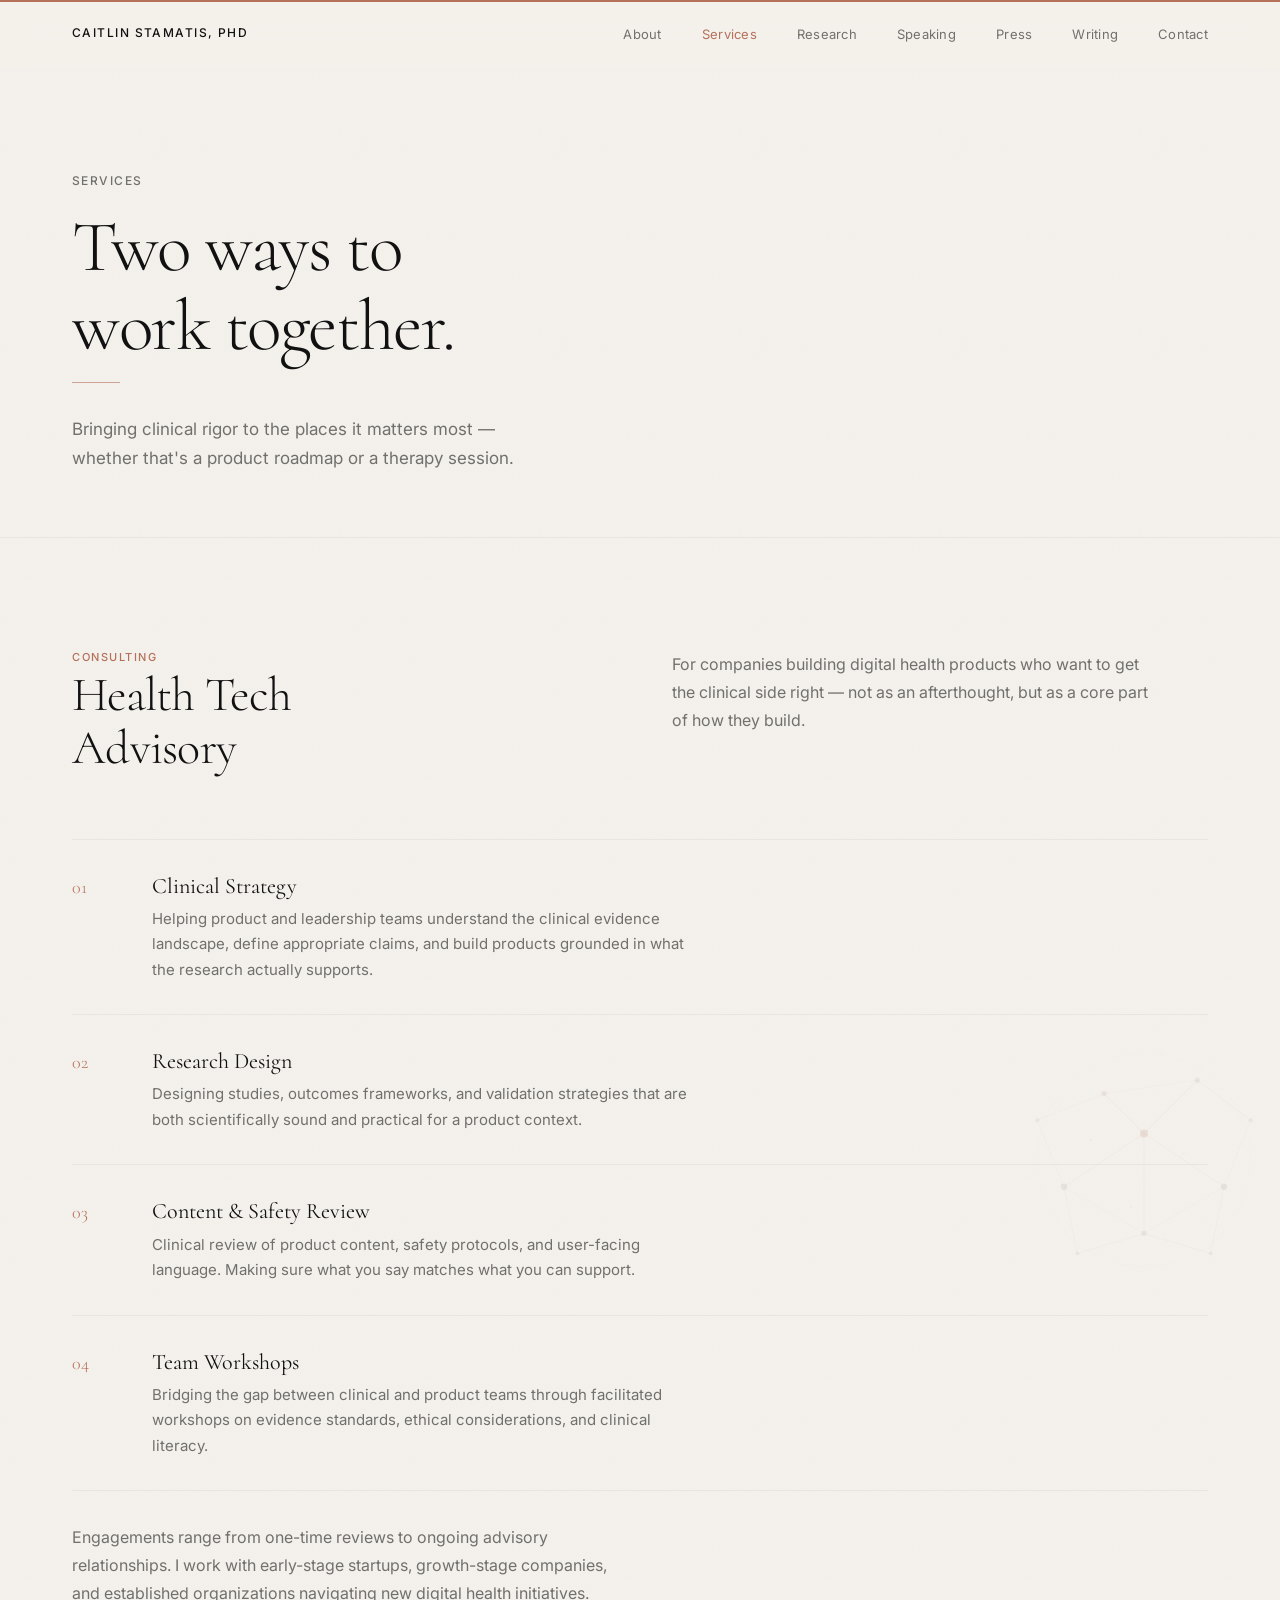
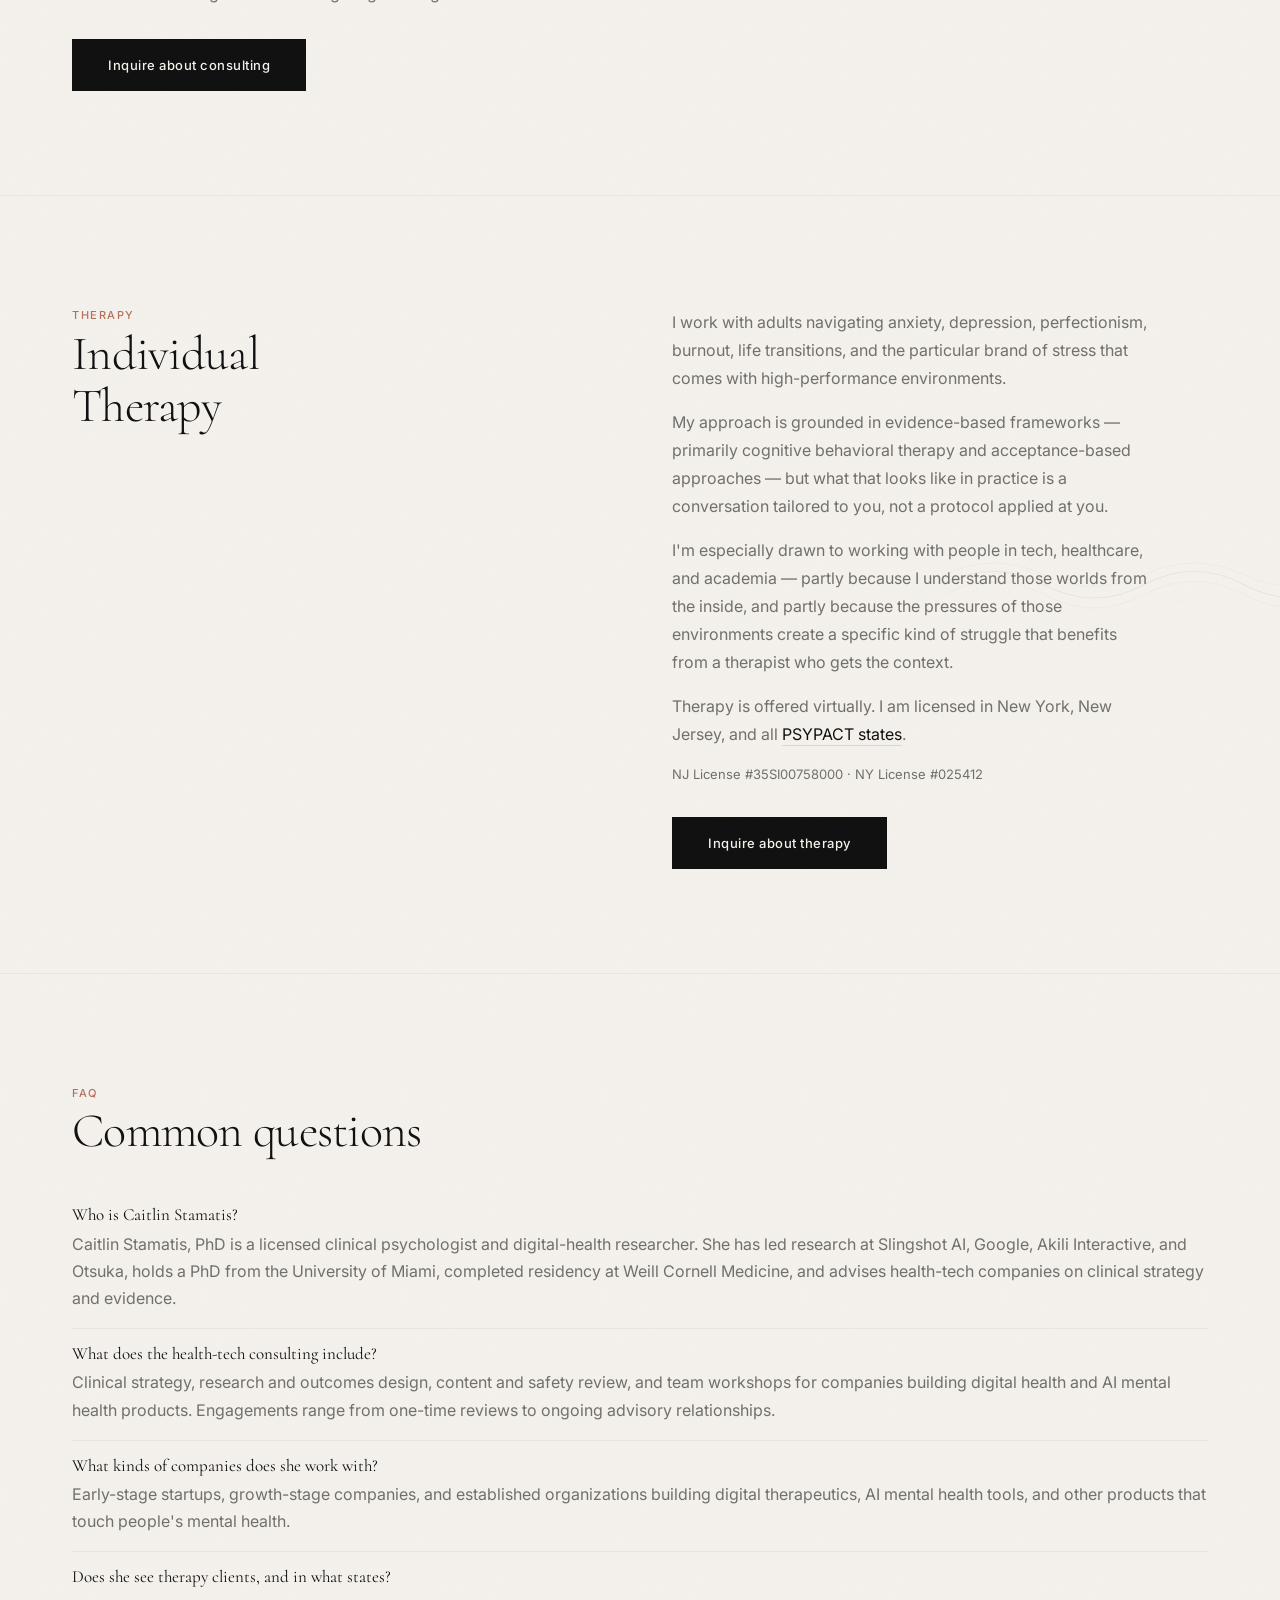
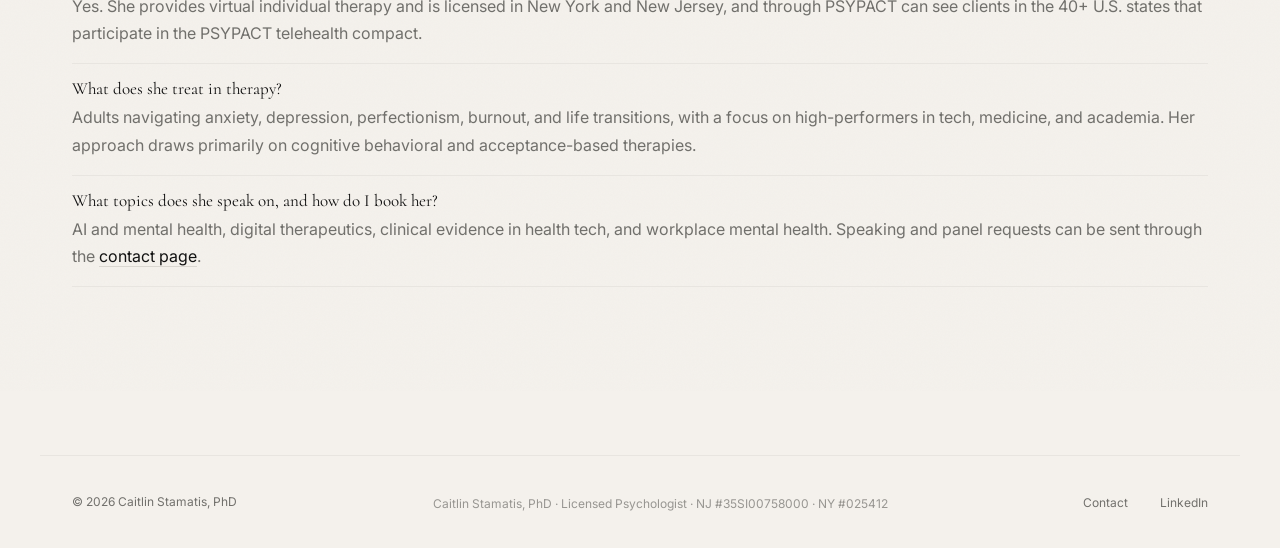
<file: services.html>
<!DOCTYPE html>
<html lang="en">
<head>
  <meta charset="UTF-8">
  <meta name="viewport" content="width=device-width, initial-scale=1.0">
  <meta name="author" content="Caitlin Stamatis, PhD">
  <link rel="icon" href="img/favicon.svg" type="image/svg+xml">
  <title>Services — Caitlin Stamatis, PhD | Health-Tech Consulting &amp; Therapy</title>
  <meta name="description" content="Health-tech clinical consulting and evidence-based individual therapy with Caitlin Stamatis, PhD. Licensed in NY, NJ, and PSYPACT states.">
  <link rel="stylesheet" href="css/style.css">
  <style>
    .section-illust {
      position: relative;
      overflow: hidden;
    }
    .section-illust__img {
      position: absolute;
      right: -5%;
      top: 50%;
      transform: translateY(-50%);
      width: 45%;
      max-width: 400px;
      pointer-events: none;
      z-index: 0;
    }
    .section-illust > .container { position: relative; z-index: 1; }
    @media (max-width: 768px) {
      .section-illust__img { display: none; }
    }
  </style>
  <link rel="canonical" href="https://drstamatis.com/services.html">
  <meta property="og:site_name" content="Caitlin Stamatis, PhD">
  <meta property="og:type" content="website">
  <meta property="og:url" content="https://drstamatis.com/services.html">
  <meta property="og:title" content="Services — Caitlin Stamatis, PhD">
  <meta property="og:description" content="Health-tech clinical consulting and evidence-based individual therapy.">
  <meta property="og:image" content="https://drstamatis.com/img/headshot.jpg">
  <meta name="twitter:card" content="summary_large_image">
  <meta name="twitter:title" content="Services — Caitlin Stamatis, PhD">
  <meta name="twitter:description" content="Health-tech clinical consulting and evidence-based individual therapy.">
  <meta name="twitter:image" content="https://drstamatis.com/img/headshot.jpg">
  <script type="application/ld+json">
  {
    "@context": "https://schema.org",
    "@type": "ProfessionalService",
    "@id": "https://drstamatis.com/#practice",
    "name": "Caitlin Stamatis, PhD",
    "url": "https://drstamatis.com/",
    "description": "Clinical consulting for health-tech and AI companies, and evidence-based individual therapy.",
    "founder": {"@id": "https://drstamatis.com/#caitlin"},
    "areaServed": ["New York","New Jersey","PSYPACT states (US)"],
    "serviceType": ["Health tech clinical consulting","Individual psychotherapy","Speaking and workshops"],
    "availableChannel": {"@type": "ServiceChannel", "serviceUrl": "https://drstamatis.com/contact.html"}
  }
  </script>
  <script type="application/ld+json">
  {
    "@context": "https://schema.org",
    "@type": "FAQPage",
    "mainEntity": [
      {"@type":"Question","name":"Who is Caitlin Stamatis?","acceptedAnswer":{"@type":"Answer","text":"Caitlin Stamatis, PhD is a licensed clinical psychologist and digital-health researcher. She has led research at Slingshot AI, Google, Akili Interactive, and Otsuka, holds a PhD from the University of Miami and completed residency at Weill Cornell Medicine, and advises health-tech companies on clinical strategy and evidence."}},
      {"@type":"Question","name":"What does Caitlin Stamatis's health-tech consulting include?","acceptedAnswer":{"@type":"Answer","text":"Clinical strategy, research and outcomes design, content and safety review, and team workshops for companies building digital health and AI mental health products. Engagements range from one-time reviews to ongoing advisory relationships."}},
      {"@type":"Question","name":"What kinds of companies does she work with?","acceptedAnswer":{"@type":"Answer","text":"Early-stage startups, growth-stage companies, and established organizations building digital therapeutics, AI mental health tools, and other products that touch people's mental health."}},
      {"@type":"Question","name":"Does Caitlin Stamatis see therapy clients, and in what states?","acceptedAnswer":{"@type":"Answer","text":"Yes. She provides virtual individual therapy and is licensed in New York and New Jersey, and through PSYPACT can see clients in the 40+ U.S. states that participate in the PSYPACT telehealth compact."}},
      {"@type":"Question","name":"What does she treat in therapy?","acceptedAnswer":{"@type":"Answer","text":"Adults navigating anxiety, depression, perfectionism, burnout, and life transitions, with a focus on high-performers in tech, medicine, and academia. Her approach draws primarily on cognitive behavioral and acceptance-based therapies."}},
      {"@type":"Question","name":"What topics does Caitlin Stamatis speak on, and how do I book her?","acceptedAnswer":{"@type":"Answer","text":"AI and mental health, digital therapeutics, clinical evidence in health tech, and workplace mental health. Speaking and panel requests can be sent through the contact page."}}
    ]
  }
  </script>
</head>
<body>

  <nav class="nav">
    <div class="container">
      <a href="index.html" class="nav__logo">Caitlin Stamatis, PhD</a>
      <ul class="nav__links" id="navLinks">
        <li><a href="about.html">About</a></li>
        <li><a href="services.html" class="active">Services</a></li>
        <li><a href="research.html">Research</a></li>
        <li><a href="speaking.html">Speaking</a></li>
        <li><a href="press.html">Press</a></li>
        <li><a href="blog.html">Writing</a></li>
        <li><a href="contact.html">Contact</a></li>
      </ul>
      <button class="nav__mobile-toggle" onclick="document.getElementById('navLinks').classList.toggle('open')" aria-label="Menu">
        <span></span><span></span>
      </button>
    </div>
  </nav>

  <section class="hero--light">
    <div class="container">
      <span class="eyebrow reveal">Services</span>
      <h1 class="reveal reveal-d1">Two ways to<br>work together.</h1>
      <p class="hero__sub reveal reveal-d2">Bringing clinical rigor to the places it matters most — whether that's a product roadmap or a therapy session.</p>
    </div>
  </section>

  <!-- Consulting -->
  <section class="section section--border section-illust" id="consulting">
    <img src="img/illust-network.svg" alt="" class="section-illust__img" aria-hidden="true">
    <div class="container">
      <div class="split" style="margin-bottom: var(--space-lg);">
        <div>
          <span class="eyebrow">Consulting</span>
          <h2>Health Tech<br>Advisory</h2>
        </div>
        <div style="padding-top: 0.5rem;">
          <p style="color: var(--text-muted); max-width: 480px; line-height: 1.75;">For companies building digital health products who want to get the clinical side right — not as an afterthought, but as a core part of how they build.</p>
        </div>
      </div>

      <ul class="service-list">
        <li class="service-item">
          <span class="service-item__num">01</span>
          <div>
            <h3>Clinical Strategy</h3>
            <p>Helping product and leadership teams understand the clinical evidence landscape, define appropriate claims, and build products grounded in what the research actually supports.</p>
          </div>
        </li>
        <li class="service-item">
          <span class="service-item__num">02</span>
          <div>
            <h3>Research Design</h3>
            <p>Designing studies, outcomes frameworks, and validation strategies that are both scientifically sound and practical for a product context.</p>
          </div>
        </li>
        <li class="service-item">
          <span class="service-item__num">03</span>
          <div>
            <h3>Content & Safety Review</h3>
            <p>Clinical review of product content, safety protocols, and user-facing language. Making sure what you say matches what you can support.</p>
          </div>
        </li>
        <li class="service-item">
          <span class="service-item__num">04</span>
          <div>
            <h3>Team Workshops</h3>
            <p>Bridging the gap between clinical and product teams through facilitated workshops on evidence standards, ethical considerations, and clinical literacy.</p>
          </div>
        </li>
      </ul>

      <p style="color: var(--text-muted); margin-top: var(--space-md); max-width: 560px; line-height: 1.75; margin-bottom: var(--space-md);">Engagements range from one-time reviews to ongoing advisory relationships. I work with early-stage startups, growth-stage companies, and established organizations navigating new digital health initiatives.</p>

      <a href="contact.html" class="btn btn--dark">Inquire about consulting</a>
    </div>
  </section>

  <!-- Therapy -->
  <section class="section section--border section-illust" id="therapy">
    <img src="img/illust-wave.svg" alt="" class="section-illust__img" aria-hidden="true">
    <div class="container">
      <div class="split">
        <div>
          <span class="eyebrow">Therapy</span>
          <h2>Individual<br>Therapy</h2>
        </div>
        <div style="padding-top: 0.5rem;">
          <p style="color: var(--text-muted); max-width: 480px; line-height: 1.75; margin-bottom: var(--space-sm);">I work with adults navigating anxiety, depression, perfectionism, burnout, life transitions, and the particular brand of stress that comes with high-performance environments.</p>

          <p style="color: var(--text-muted); max-width: 480px; line-height: 1.75; margin-bottom: var(--space-sm);">My approach is grounded in evidence-based frameworks — primarily cognitive behavioral therapy and acceptance-based approaches — but what that looks like in practice is a conversation tailored to you, not a protocol applied at you.</p>

          <p style="color: var(--text-muted); max-width: 480px; line-height: 1.75; margin-bottom: var(--space-sm);">I'm especially drawn to working with people in tech, healthcare, and academia — partly because I understand those worlds from the inside, and partly because the pressures of those environments create a specific kind of struggle that benefits from a therapist who gets the context.</p>

          <p style="color: var(--text-muted); max-width: 480px; line-height: 1.75; margin-bottom: var(--space-sm);">Therapy is offered virtually. I am licensed in New York, New Jersey, and all <a href="https://psypact.org/mpage/psypactmap" target="_blank" rel="noopener" style="color: var(--text); border-bottom: 1px solid var(--border); padding-bottom: 1px; transition: border-color 0.2s;">PSYPACT states</a>.</p>
          <p style="color: var(--text-muted); max-width: 480px; font-size: 0.8125rem; line-height: 1.6; margin-bottom: var(--space-md);">NJ License #35SI00758000 · NY License #025412</p>

          <a href="contact.html" class="btn btn--dark">Inquire about therapy</a>
        </div>
      </div>
    </div>
  </section>

  <!-- FAQ -->
  <section class="section section--border" id="faq">
    <div class="container">
      <span class="eyebrow">FAQ</span>
      <h2 style="margin-bottom: var(--space-md);">Common questions</h2>
      <div class="faq">
        <div class="faq__item" style="padding: var(--space-sm) 0; border-bottom: 1px solid var(--border-light);">
          <h3 style="font-size: 1.0625rem; margin-bottom: 0.35rem;">Who is Caitlin Stamatis?</h3>
          <p style="color: var(--text-muted); line-height: 1.7;">Caitlin Stamatis, PhD is a licensed clinical psychologist and digital-health researcher. She has led research at Slingshot AI, Google, Akili Interactive, and Otsuka, holds a PhD from the University of Miami, completed residency at Weill Cornell Medicine, and advises health-tech companies on clinical strategy and evidence.</p>
        </div>
        <div class="faq__item" style="padding: var(--space-sm) 0; border-bottom: 1px solid var(--border-light);">
          <h3 style="font-size: 1.0625rem; margin-bottom: 0.35rem;">What does the health-tech consulting include?</h3>
          <p style="color: var(--text-muted); line-height: 1.7;">Clinical strategy, research and outcomes design, content and safety review, and team workshops for companies building digital health and AI mental health products. Engagements range from one-time reviews to ongoing advisory relationships.</p>
        </div>
        <div class="faq__item" style="padding: var(--space-sm) 0; border-bottom: 1px solid var(--border-light);">
          <h3 style="font-size: 1.0625rem; margin-bottom: 0.35rem;">What kinds of companies does she work with?</h3>
          <p style="color: var(--text-muted); line-height: 1.7;">Early-stage startups, growth-stage companies, and established organizations building digital therapeutics, AI mental health tools, and other products that touch people's mental health.</p>
        </div>
        <div class="faq__item" style="padding: var(--space-sm) 0; border-bottom: 1px solid var(--border-light);">
          <h3 style="font-size: 1.0625rem; margin-bottom: 0.35rem;">Does she see therapy clients, and in what states?</h3>
          <p style="color: var(--text-muted); line-height: 1.7;">Yes. She provides virtual individual therapy and is licensed in New York and New Jersey, and through PSYPACT can see clients in the 40+ U.S. states that participate in the PSYPACT telehealth compact.</p>
        </div>
        <div class="faq__item" style="padding: var(--space-sm) 0; border-bottom: 1px solid var(--border-light);">
          <h3 style="font-size: 1.0625rem; margin-bottom: 0.35rem;">What does she treat in therapy?</h3>
          <p style="color: var(--text-muted); line-height: 1.7;">Adults navigating anxiety, depression, perfectionism, burnout, and life transitions, with a focus on high-performers in tech, medicine, and academia. Her approach draws primarily on cognitive behavioral and acceptance-based therapies.</p>
        </div>
        <div class="faq__item" style="padding: var(--space-sm) 0; border-bottom: 1px solid var(--border-light);">
          <h3 style="font-size: 1.0625rem; margin-bottom: 0.35rem;">What topics does she speak on, and how do I book her?</h3>
          <p style="color: var(--text-muted); line-height: 1.7;">AI and mental health, digital therapeutics, clinical evidence in health tech, and workplace mental health. Speaking and panel requests can be sent through the <a href="contact.html" style="color: var(--text); border-bottom: 1px solid var(--border);">contact page</a>.</p>
        </div>
      </div>
    </div>
  </section>

  <footer class="footer">
    <div class="container">
      <p class="footer__copy">&copy; 2026 Caitlin Stamatis, PhD</p>
      <p style="font-size: 0.75rem; color: var(--text-muted); opacity: 0.7; margin-top: 0.25rem;">Caitlin Stamatis, PhD · Licensed Psychologist · NJ #35SI00758000 · NY #025412</p>
      <ul class="footer__links">
        <li><a href="contact.html">Contact</a></li>
        <li><a href="https://www.linkedin.com/in/cstamatis/" target="_blank" rel="noopener">LinkedIn</a></li>
      </ul>
    </div>
  </footer>

</body>
</html>
</file>
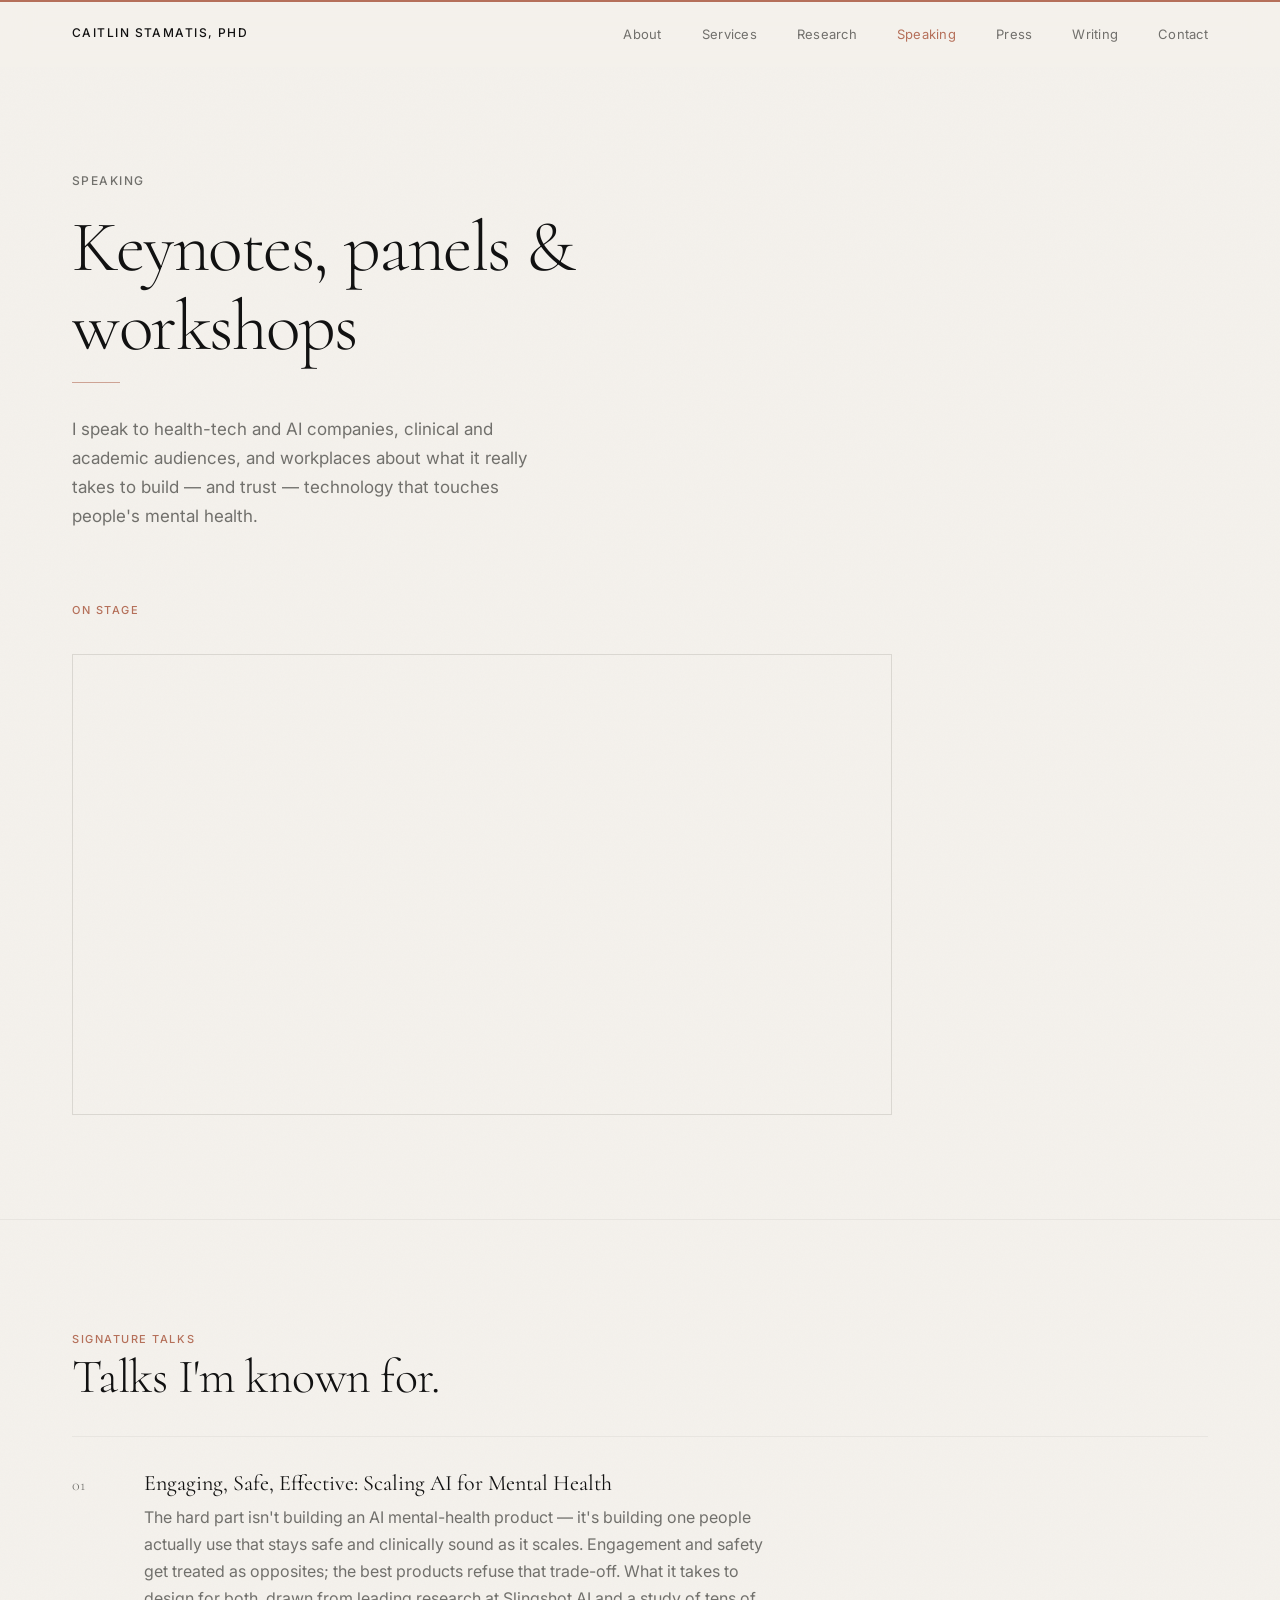
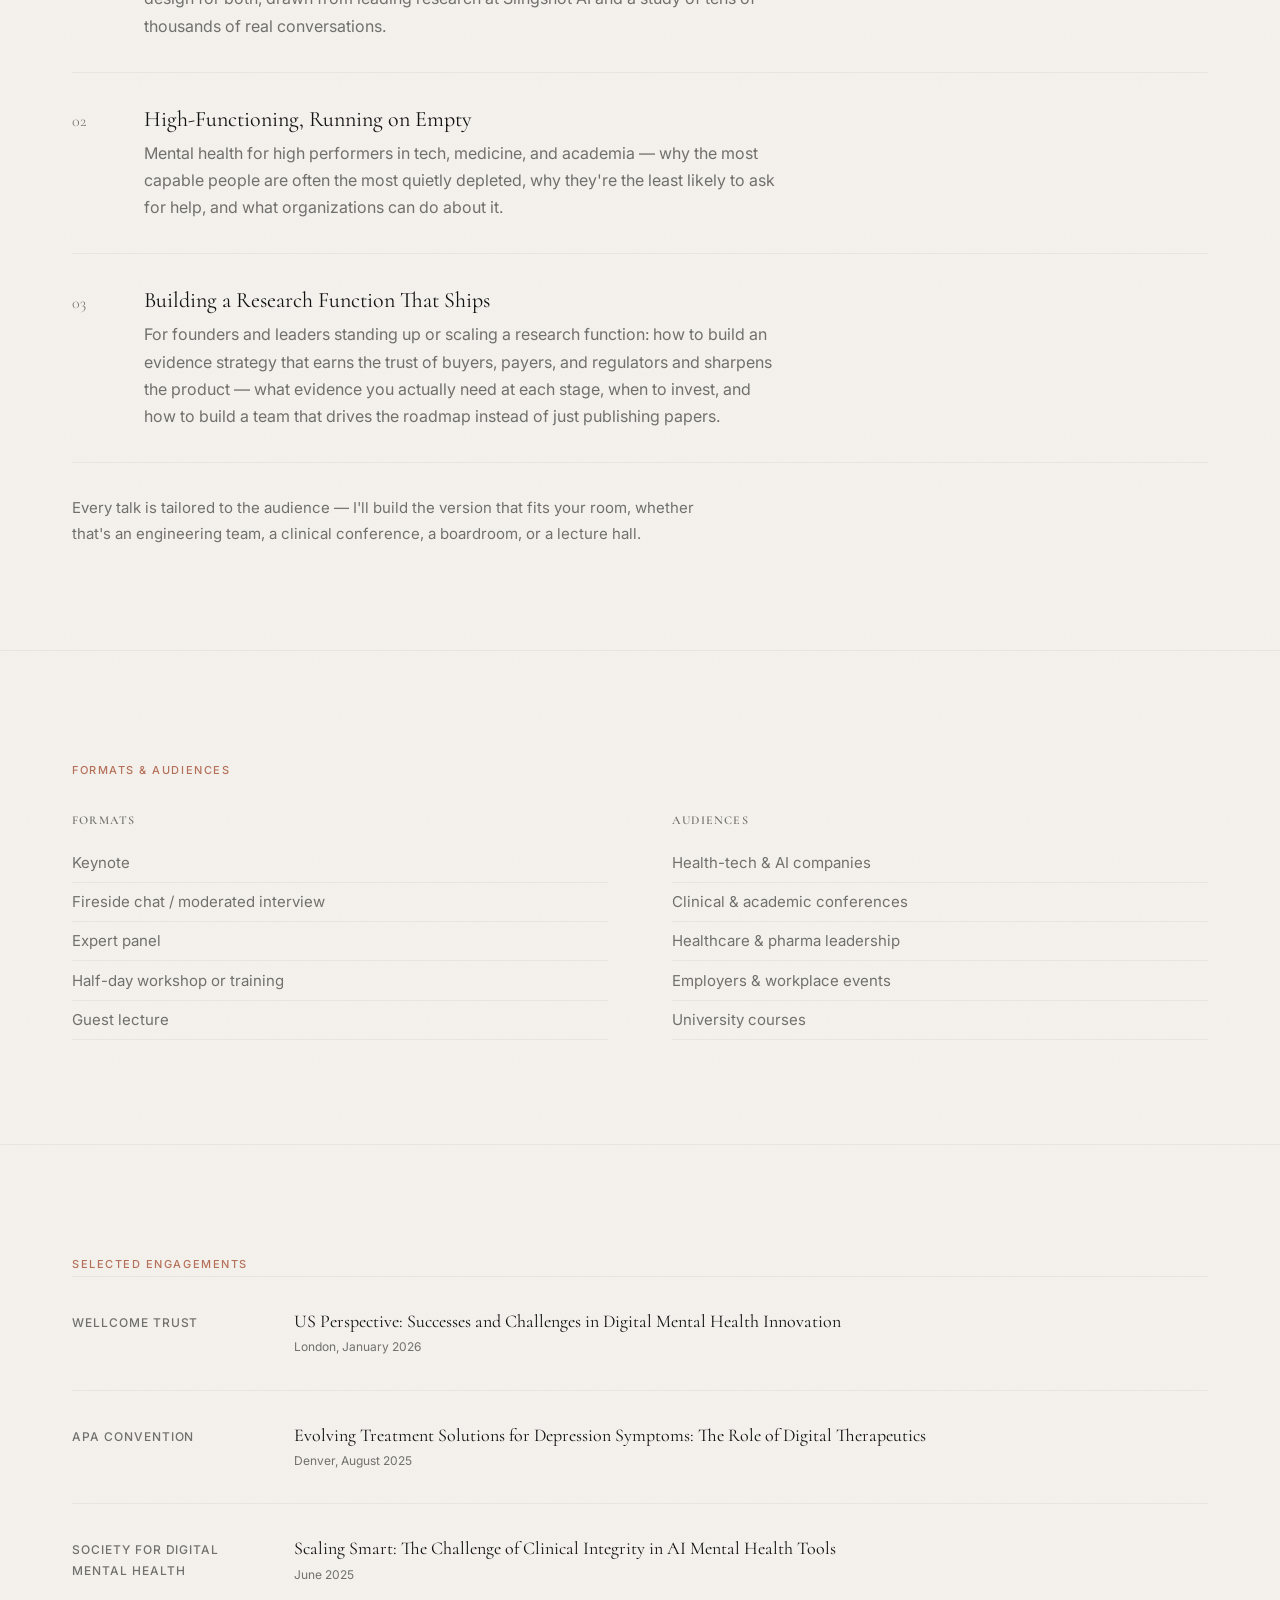
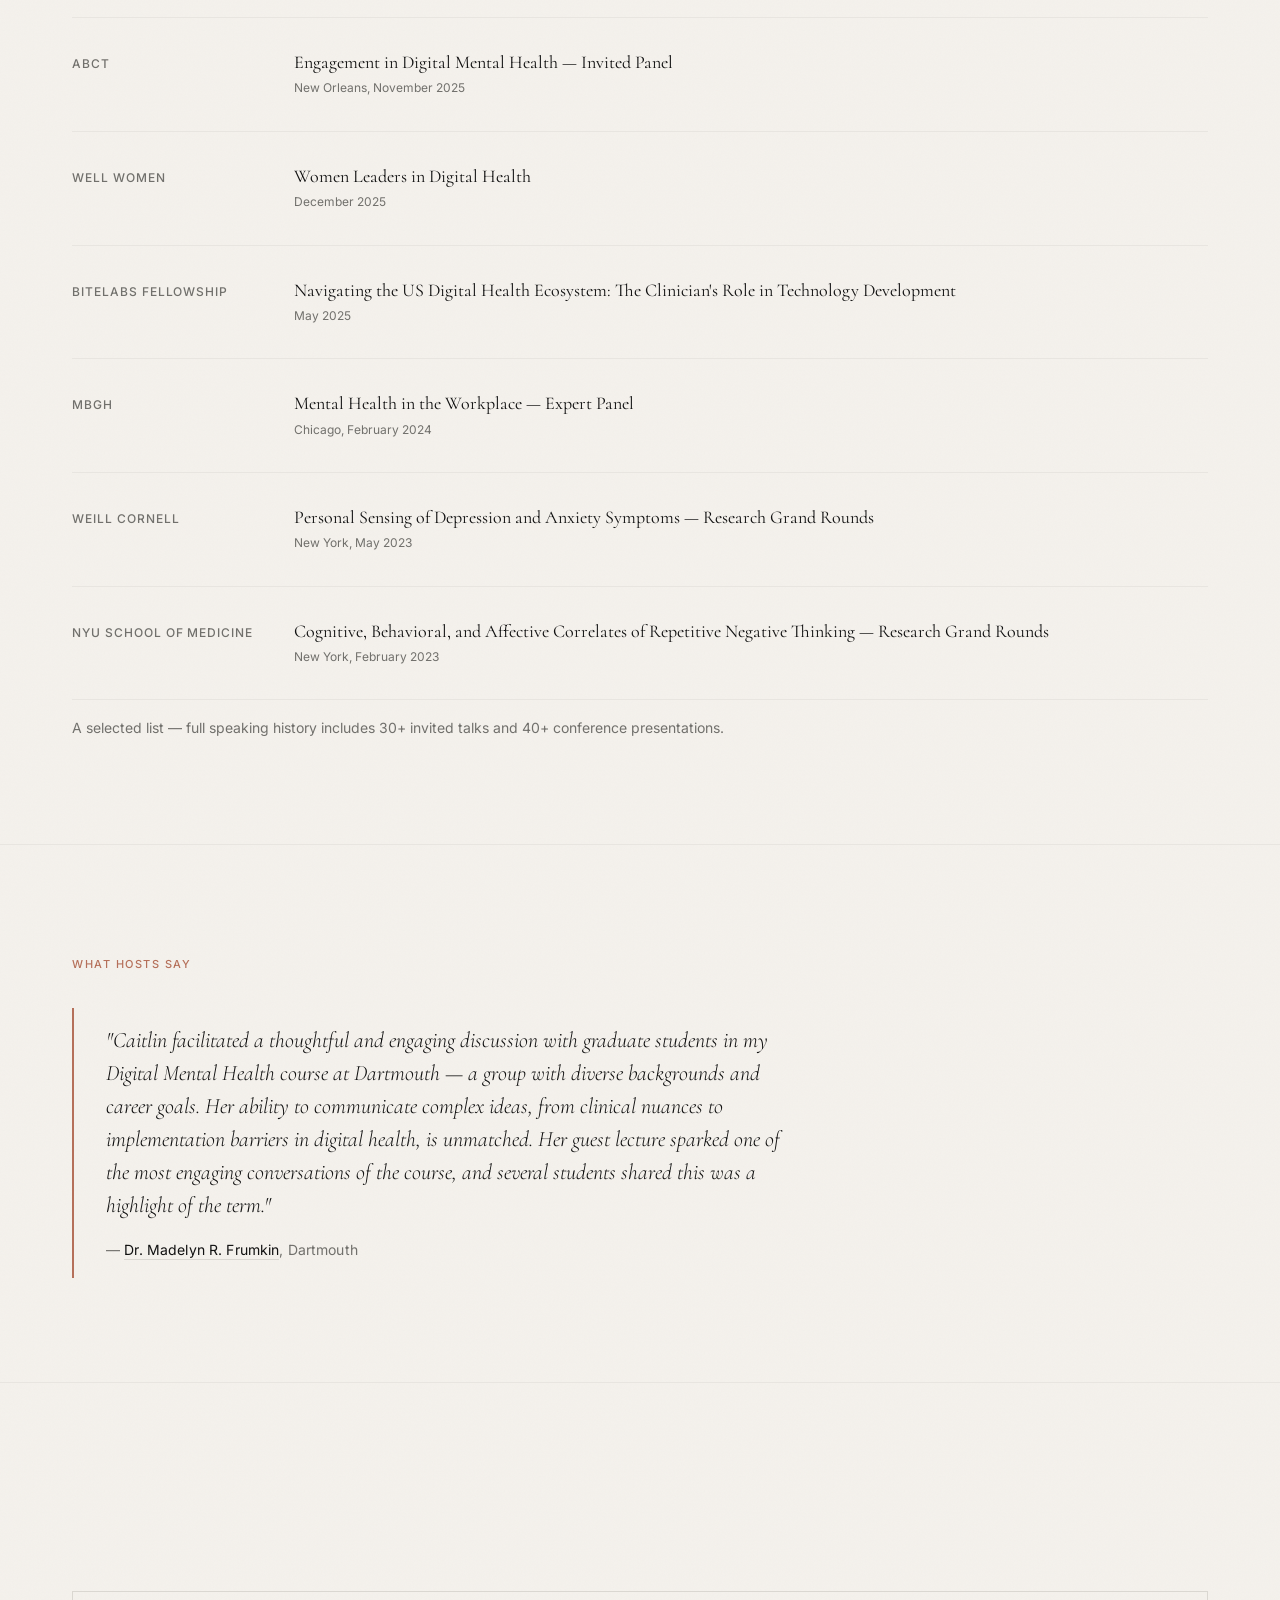
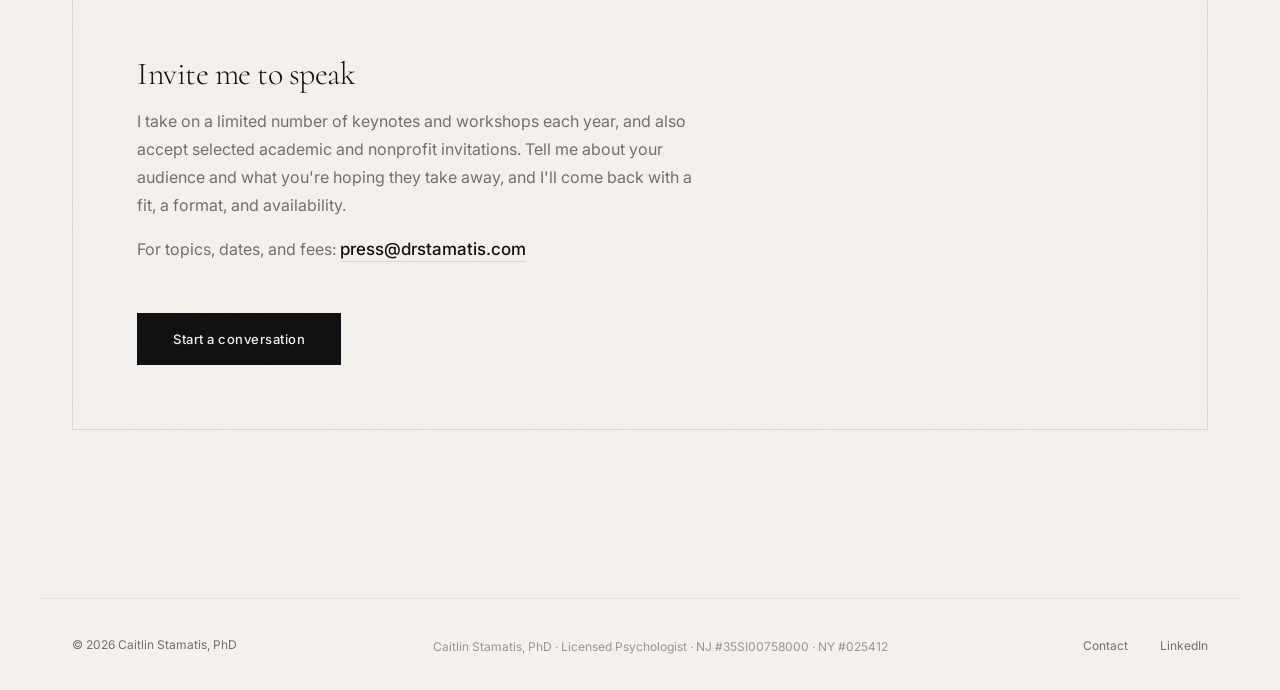
<file: speaking.html>
<!DOCTYPE html>
<html lang="en">
<head>
  <meta charset="UTF-8">
  <meta name="viewport" content="width=device-width, initial-scale=1.0">
  <meta name="author" content="Caitlin Stamatis, PhD">
  <link rel="icon" href="img/favicon.svg" type="image/svg+xml">
  <title>Speaking — Caitlin Stamatis, PhD | Keynotes, Panels &amp; Workshops</title>
  <meta name="description" content="Caitlin Stamatis, PhD — keynote speaker on scaling AI for mental health (engaging, safe, and effective), workplace mental health and burnout, and building research strategy for digital-health companies.">
  <link rel="stylesheet" href="css/style.css">
  <style>
    .talk-list { list-style: none; margin-top: var(--space-md); }
    .talk-item {
      padding: var(--space-md) 0;
      border-bottom: 1px solid var(--border-light);
      display: grid;
      grid-template-columns: 40px 1fr;
      gap: var(--space-md);
      align-items: start;
      transition: padding-left 0.3s ease;
    }
    .talk-item:first-child { border-top: 1px solid var(--border-light); }
    .talk-item:hover { padding-left: 0.5rem; }
    .talk-item__num {
      font-family: var(--font-serif);
      font-size: 1rem;
      color: var(--text-muted);
      font-weight: 300;
      padding-top: 0.2rem;
    }
    .talk-item__title {
      font-family: var(--font-serif);
      font-size: 1.375rem;
      font-weight: 400;
      line-height: 1.3;
      margin-bottom: 0.4rem;
    }
    .talk-item__desc { color: var(--text-muted); line-height: 1.7; max-width: 640px; }

    .video-wrap {
      position: relative;
      width: 100%;
      max-width: 820px;
      aspect-ratio: 16 / 9;
      margin: var(--space-md) 0 0;
      border: 1px solid var(--border);
      overflow: hidden;
    }
    .video-wrap iframe { position: absolute; inset: 0; width: 100%; height: 100%; border: 0; }

    .meta-grid {
      display: grid;
      grid-template-columns: 1fr 1fr;
      gap: var(--space-lg);
      margin-top: var(--space-md);
    }
    .meta-grid h3 { font-size: 0.75rem; text-transform: uppercase; letter-spacing: 0.1em; color: var(--text-muted); font-weight: 600; margin-bottom: var(--space-sm); }
    .meta-grid ul { list-style: none; }
    .meta-grid li { padding: 0.4rem 0; border-bottom: 1px solid var(--border-light); color: var(--text-muted); font-size: 0.9375rem; }

    .press-list { list-style: none; }
    .press-item {
      padding: var(--space-md) 0;
      border-bottom: 1px solid var(--border-light);
      display: grid;
      grid-template-columns: 190px 1fr;
      gap: var(--space-md);
      align-items: baseline;
      transition: padding-left 0.3s ease;
    }
    .press-item:first-child { border-top: 1px solid var(--border-light); }
    .press-item:hover { padding-left: 0.5rem; }
    .press-item__outlet { font-size: 0.75rem; text-transform: uppercase; letter-spacing: 0.08em; color: var(--text-muted); font-weight: 500; }
    .press-item__title { font-family: var(--font-serif); font-size: 1.125rem; font-weight: 400; line-height: 1.35; margin-bottom: 0.25rem; }
    .press-item__date { font-size: 0.75rem; color: var(--text-muted); }

    .testimonial { border-left: 2px solid var(--accent); padding: var(--space-sm) 0 var(--space-sm) var(--space-md); max-width: 720px; }
    .testimonial__quote { font-family: var(--font-serif); font-size: 1.375rem; font-weight: 300; line-height: 1.5; color: var(--text); margin-bottom: var(--space-sm); font-style: italic; }
    .testimonial__attribution { font-size: 0.875rem; color: var(--text-muted); letter-spacing: 0.01em; }
    .testimonial__attribution a { color: var(--text); border-bottom: 1px solid var(--border); padding-bottom: 1px; transition: border-color 0.2s; }
    .testimonial__attribution a:hover { border-color: var(--text); }

    .book-box { border: 1px solid var(--border); padding: var(--space-lg); margin-top: var(--space-xl); }
    .book-box h2 { font-size: 2rem; margin-bottom: var(--space-sm); }
    .book-box p { color: var(--text-muted); max-width: 560px; line-height: 1.75; margin-bottom: var(--space-sm); }
    .book-box a.email-link { font-size: 1.0625rem; color: var(--text); font-weight: 500; border-bottom: 1px solid var(--border); padding-bottom: 2px; transition: border-color 0.2s; }
    .book-box a.email-link:hover { border-color: var(--text); }

    @media (max-width: 768px) {
      .meta-grid { grid-template-columns: 1fr; gap: var(--space-md); }
      .press-item { grid-template-columns: 1fr; gap: 0.25rem; }
      .talk-item { grid-template-columns: 1fr; gap: 0.25rem; }
      .talk-item__num { display: none; }
      .testimonial__quote { font-size: 1.125rem; }
    }
  </style>
  <link rel="canonical" href="https://drstamatis.com/speaking.html">
  <meta property="og:site_name" content="Caitlin Stamatis, PhD">
  <meta property="og:type" content="website">
  <meta property="og:url" content="https://drstamatis.com/speaking.html">
  <meta property="og:title" content="Speaking — Caitlin Stamatis, PhD">
  <meta property="og:description" content="Keynotes on scaling AI for mental health, workplace mental health &amp; burnout, and research strategy for digital-health companies.">
  <meta property="og:image" content="https://drstamatis.com/img/headshot.jpg">
  <meta name="twitter:card" content="summary_large_image">
  <meta name="twitter:title" content="Speaking — Caitlin Stamatis, PhD">
  <meta name="twitter:description" content="Keynotes on scaling AI for mental health, workplace mental health &amp; burnout, and research strategy for digital-health companies.">
  <meta name="twitter:image" content="https://drstamatis.com/img/headshot.jpg">
  <script type="application/ld+json">
  {
    "@context": "https://schema.org",
    "@type": "Person",
    "@id": "https://drstamatis.com/#caitlin",
    "name": "Caitlin Stamatis",
    "honorificSuffix": "PhD",
    "jobTitle": "Clinical Psychologist & Digital Health Researcher",
    "url": "https://drstamatis.com/",
    "image": "https://drstamatis.com/img/headshot.jpg",
    "description": "Keynote speaker and panelist on AI and mental health, digital therapeutics and clinical evidence, and mental health for high performers.",
    "knowsAbout": ["AI safety in mental health","Scaling AI mental health products","Research strategy for digital health","Clinical evidence standards","Workplace mental health","Burnout"],
    "sameAs": [
      "https://www.linkedin.com/in/cstamatis/",
      "https://app.qwoted.com/sources/caitlin-stamatis",
      "https://scholar.google.com/citations?user=DkkecTkAAAAJ&hl=en"
    ]
  }
  </script>
</head>
<body>

  <nav class="nav">
    <div class="container">
      <a href="index.html" class="nav__logo">Caitlin Stamatis, PhD</a>
      <ul class="nav__links" id="navLinks">
        <li><a href="about.html">About</a></li>
        <li><a href="services.html">Services</a></li>
        <li><a href="research.html">Research</a></li>
        <li><a href="speaking.html" class="active">Speaking</a></li>
        <li><a href="press.html">Press</a></li>
        <li><a href="blog.html">Writing</a></li>
        <li><a href="contact.html">Contact</a></li>
      </ul>
      <button class="nav__mobile-toggle" onclick="document.getElementById('navLinks').classList.toggle('open')" aria-label="Menu">
        <span></span><span></span>
      </button>
    </div>
  </nav>

  <section class="hero--light">
    <div class="container">
      <span class="eyebrow reveal">Speaking</span>
      <h1 class="reveal reveal-d1">Keynotes, panels &amp;<br>workshops</h1>
      <p class="hero__sub reveal reveal-d2">I speak to health-tech and AI companies, clinical and academic audiences, and workplaces about what it really takes to build — and trust — technology that touches people's mental health.</p>
    </div>
  </section>

  <!-- Video -->
  <section class="section" style="padding-top: 0;">
    <div class="container">
      <span class="eyebrow">On stage</span>
      <div class="video-wrap reveal">
        <iframe src="https://www.youtube.com/embed/OdJrlxTixFY" title="Caitlin Stamatis speaking" loading="lazy" allow="accelerometer; autoplay; clipboard-write; encrypted-media; gyroscope; picture-in-picture; web-share" allowfullscreen></iframe>
      </div>
    </div>
  </section>

  <!-- Signature talks -->
  <section class="section section--border">
    <div class="container">
      <span class="eyebrow">Signature talks</span>
      <h2>Talks I'm known for.</h2>
            <ul class="talk-list">
        <li class="talk-item">
          <span class="talk-item__num">01</span>
          <div>
            <div class="talk-item__title">Engaging, Safe, Effective: Scaling AI for Mental Health</div>
            <p class="talk-item__desc">The hard part isn't building an AI mental-health product — it's building one people actually use that stays safe and clinically sound as it scales. Engagement and safety get treated as opposites; the best products refuse that trade-off. What it takes to design for both, drawn from leading research at Slingshot AI and a study of tens of thousands of real conversations.</p>
          </div>
        </li>
        <li class="talk-item">
          <span class="talk-item__num">02</span>
          <div>
            <div class="talk-item__title">High-Functioning, Running on Empty</div>
            <p class="talk-item__desc">Mental health for high performers in tech, medicine, and academia — why the most capable people are often the most quietly depleted, why they're the least likely to ask for help, and what organizations can do about it.</p>
          </div>
        </li>
        <li class="talk-item">
          <span class="talk-item__num">03</span>
          <div>
            <div class="talk-item__title">Building a Research Function That Ships</div>
            <p class="talk-item__desc">For founders and leaders standing up or scaling a research function: how to build an evidence strategy that earns the trust of buyers, payers, and regulators and sharpens the product — what evidence you actually need at each stage, when to invest, and how to build a team that drives the roadmap instead of just publishing papers.</p>
          </div>
        </li>
      </ul>
      <p style="margin-top: var(--space-md); color: var(--text-muted); font-size: 0.9375rem; line-height: 1.7; max-width: 640px;">Every talk is tailored to the audience — I'll build the version that fits your room, whether that's an engineering team, a clinical conference, a boardroom, or a lecture hall.</p>
    </div>
  </section>

  <!-- Formats & audiences -->
  <section class="section section--border">
    <div class="container">
      <span class="eyebrow">Formats &amp; audiences</span>
      <div class="meta-grid">
        <div>
          <h3>Formats</h3>
          <ul>
            <li>Keynote</li>
            <li>Fireside chat / moderated interview</li>
            <li>Expert panel</li>
            <li>Half-day workshop or training</li>
            <li>Guest lecture</li>
          </ul>
        </div>
        <div>
          <h3>Audiences</h3>
          <ul>
            <li>Health-tech &amp; AI companies</li>
            <li>Clinical &amp; academic conferences</li>
            <li>Healthcare &amp; pharma leadership</li>
            <li>Employers &amp; workplace events</li>
            <li>University courses</li>
          </ul>
        </div>
      </div>
    </div>
  </section>

  <!-- Selected engagements -->
  <section class="section section--border">
    <div class="container">
      <span class="eyebrow">Selected engagements</span>
      <ul class="press-list">
        <li class="press-item">
          <div class="press-item__outlet">Wellcome Trust</div>
          <div>
            <div class="press-item__title">US Perspective: Successes and Challenges in Digital Mental Health Innovation</div>
            <div class="press-item__date">London, January 2026</div>
          </div>
        </li>
        <li class="press-item">
          <div class="press-item__outlet">APA Convention</div>
          <div>
            <div class="press-item__title">Evolving Treatment Solutions for Depression Symptoms: The Role of Digital Therapeutics</div>
            <div class="press-item__date">Denver, August 2025</div>
          </div>
        </li>
        <li class="press-item">
          <div class="press-item__outlet">Society for Digital Mental Health</div>
          <div>
            <div class="press-item__title">Scaling Smart: The Challenge of Clinical Integrity in AI Mental Health Tools</div>
            <div class="press-item__date">June 2025</div>
          </div>
        </li>
        <li class="press-item">
          <div class="press-item__outlet">ABCT</div>
          <div>
            <div class="press-item__title">Engagement in Digital Mental Health — Invited Panel</div>
            <div class="press-item__date">New Orleans, November 2025</div>
          </div>
        </li>
        <li class="press-item">
          <div class="press-item__outlet">WELL Women</div>
          <div>
            <div class="press-item__title">Women Leaders in Digital Health</div>
            <div class="press-item__date">December 2025</div>
          </div>
        </li>
        <li class="press-item">
          <div class="press-item__outlet">BiteLabs Fellowship</div>
          <div>
            <div class="press-item__title">Navigating the US Digital Health Ecosystem: The Clinician's Role in Technology Development</div>
            <div class="press-item__date">May 2025</div>
          </div>
        </li>
        <li class="press-item">
          <div class="press-item__outlet">MBGH</div>
          <div>
            <div class="press-item__title">Mental Health in the Workplace — Expert Panel</div>
            <div class="press-item__date">Chicago, February 2024</div>
          </div>
        </li>
        <li class="press-item">
          <div class="press-item__outlet">Weill Cornell</div>
          <div>
            <div class="press-item__title">Personal Sensing of Depression and Anxiety Symptoms — Research Grand Rounds</div>
            <div class="press-item__date">New York, May 2023</div>
          </div>
        </li>
        <li class="press-item">
          <div class="press-item__outlet">NYU School of Medicine</div>
          <div>
            <div class="press-item__title">Cognitive, Behavioral, and Affective Correlates of Repetitive Negative Thinking — Research Grand Rounds</div>
            <div class="press-item__date">New York, February 2023</div>
          </div>
        </li>
      </ul>
      <p style="margin-top: var(--space-sm); color: var(--text-muted); font-size: 0.875rem;">A selected list — full speaking history includes 30+ invited talks and 40+ conference presentations.</p>
    </div>
  </section>

  <!-- Testimonial -->
  <section class="section section--border">
    <div class="container">
      <span class="eyebrow">What hosts say</span>
      <div style="margin-top: var(--space-md);">
        <blockquote class="testimonial">
          <p class="testimonial__quote">"Caitlin facilitated a thoughtful and engaging discussion with graduate students in my Digital Mental Health course at Dartmouth — a group with diverse backgrounds and career goals. Her ability to communicate complex ideas, from clinical nuances to implementation barriers in digital health, is unmatched. Her guest lecture sparked one of the most engaging conversations of the course, and several students shared this was a highlight of the term."</p>
          <p class="testimonial__attribution">— <a href="https://www.c4tbh.org/meet-our-team/madelyn-r-frumkin/" target="_blank" rel="noopener">Dr. Madelyn R. Frumkin</a>, Dartmouth</p>
        </blockquote>
        <!-- Add more host testimonials by copying the blockquote above -->
      </div>
    </div>
  </section>

  <!-- Booking -->
  <section class="section section--border">
    <div class="container">
      <div class="book-box">
        <h2>Invite me to speak</h2>
        <p>I take on a limited number of keynotes and workshops each year, and also accept selected academic and nonprofit invitations. Tell me about your audience and what you're hoping they take away, and I'll come back with a fit, a format, and availability.</p>
        <p>For topics, dates, and fees: <a href="mailto:press@drstamatis.com" class="email-link">press@drstamatis.com</a></p>
        <a href="contact.html" class="btn btn--dark" style="display: inline-block; margin-top: var(--space-md);">Start a conversation</a>
      </div>
    </div>
  </section>

  <footer class="footer">
    <div class="container">
      <p class="footer__copy">&copy; 2026 Caitlin Stamatis, PhD</p>
      <p style="font-size: 0.75rem; color: var(--text-muted); opacity: 0.7; margin-top: 0.25rem;">Caitlin Stamatis, PhD · Licensed Psychologist · NJ #35SI00758000 · NY #025412</p>
      <ul class="footer__links">
        <li><a href="contact.html">Contact</a></li>
        <li><a href="https://www.linkedin.com/in/cstamatis/" target="_blank" rel="noopener">LinkedIn</a></li>
      </ul>
    </div>
  </footer>

</body>
</html>
</file>
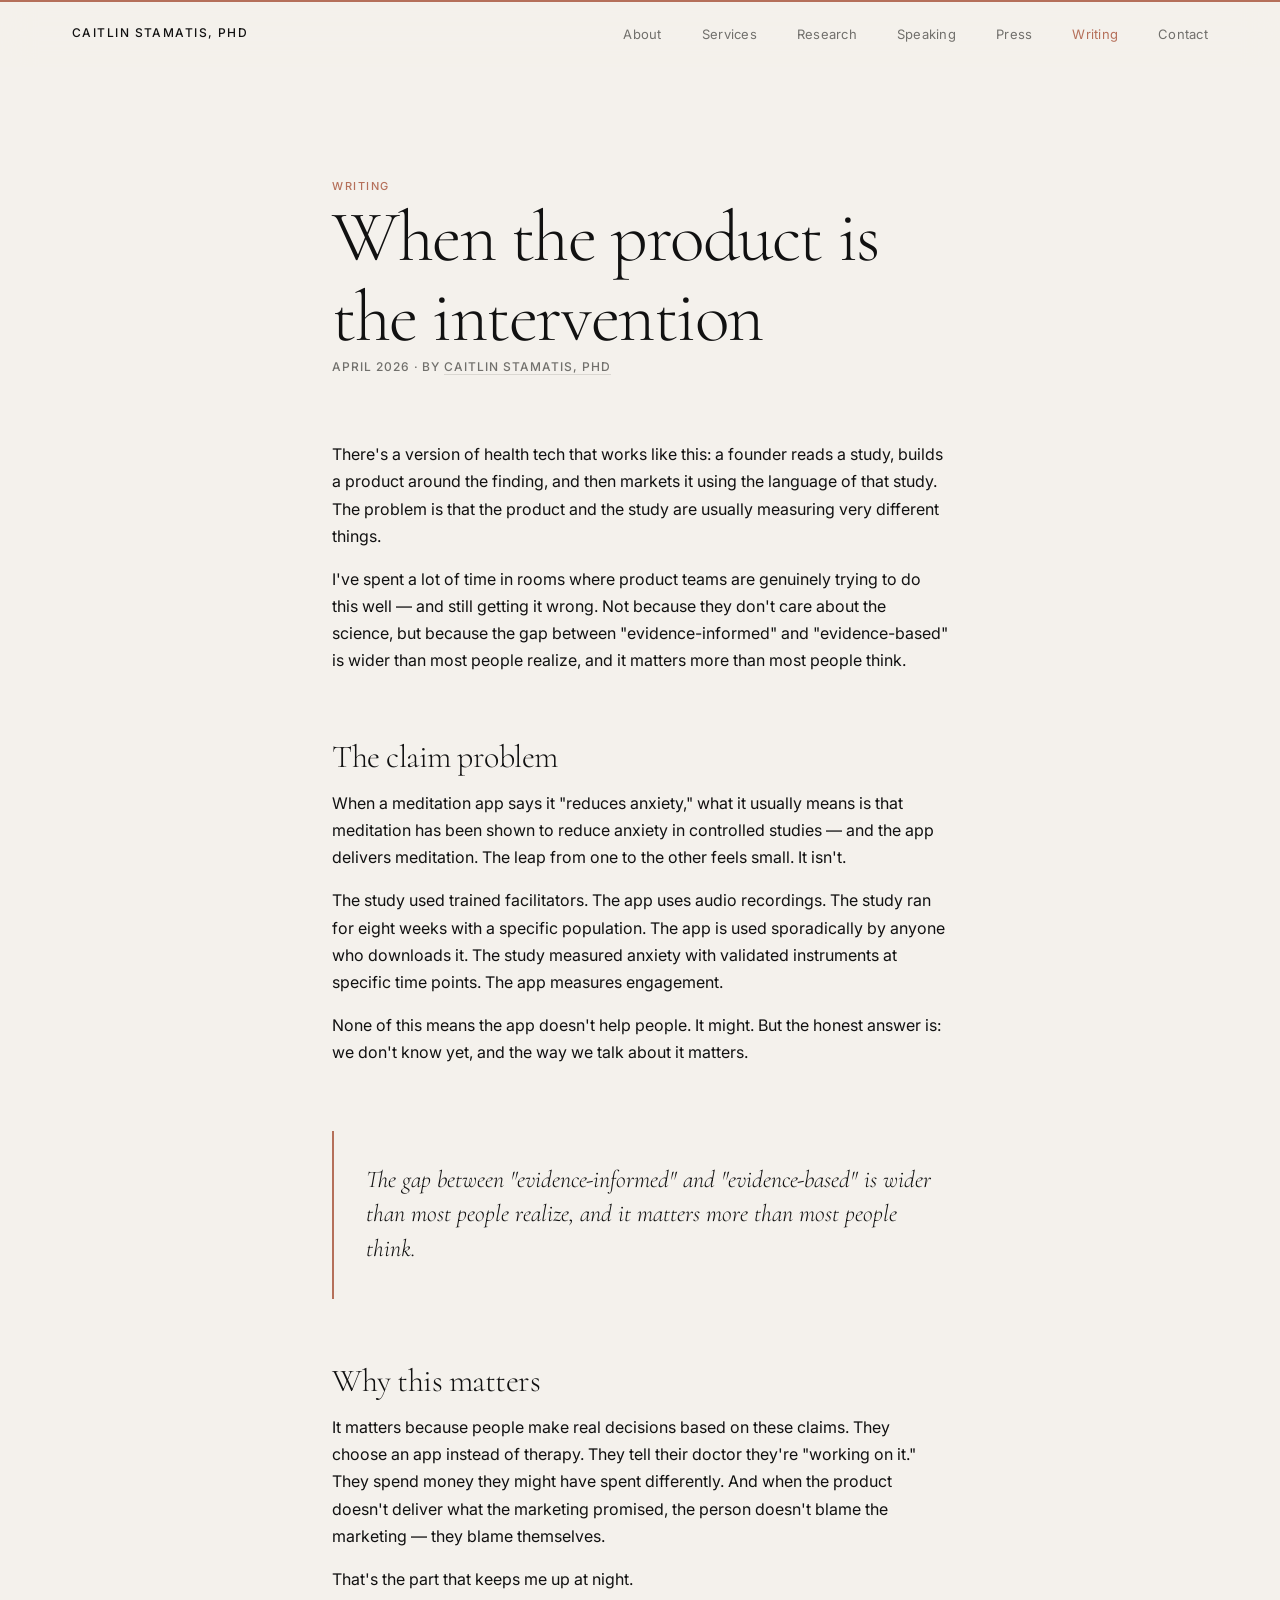
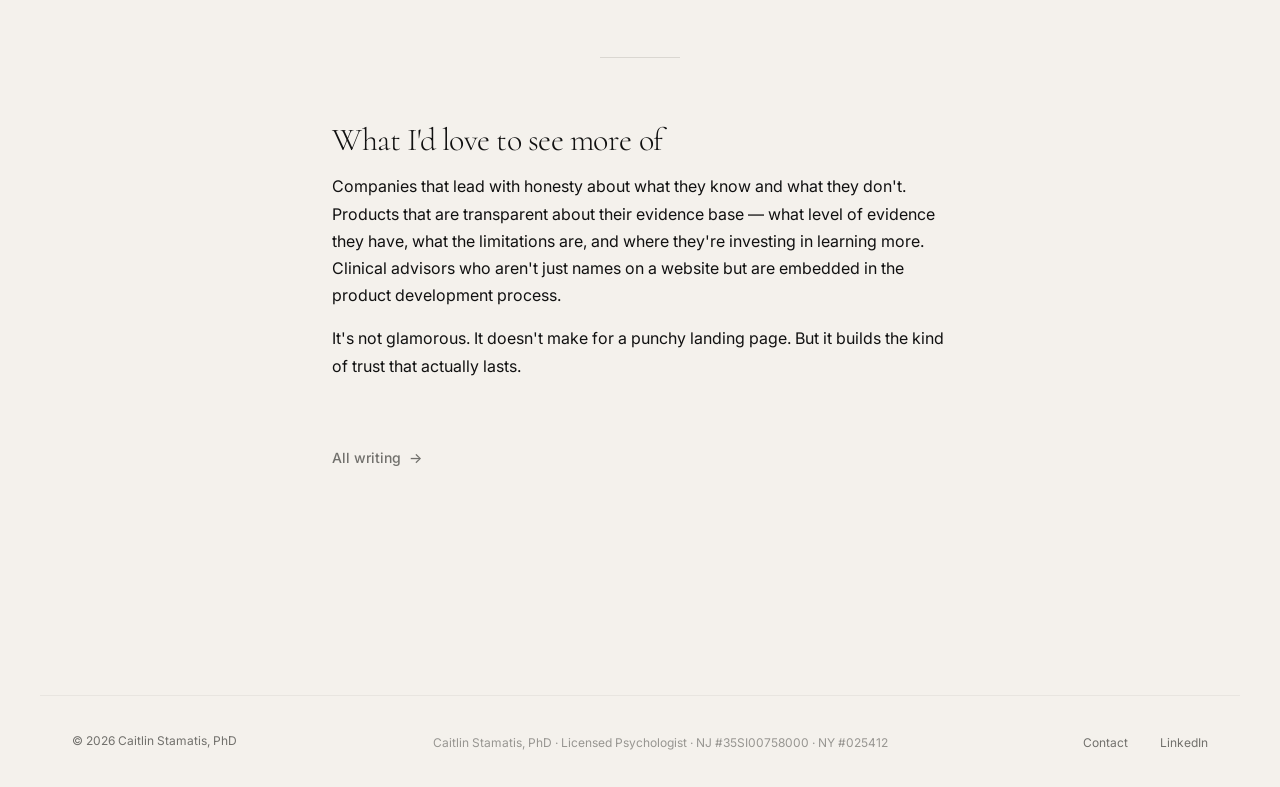
<file: blog/sample-post.html>
<!DOCTYPE html>
<html lang="en">
<head>
  <meta charset="UTF-8">
  <meta name="viewport" content="width=device-width, initial-scale=1.0">
  <meta name="author" content="Caitlin Stamatis, PhD">
  <link rel="icon" href="../img/favicon.svg" type="image/svg+xml">
  <title>When the Product Is the Intervention — Caitlin Stamatis, PhD</title>
  <meta name="description" content="On the gap between what health tech promises and what the evidence actually supports.">
  <link rel="stylesheet" href="../css/style.css">
  <style>
    .post__body blockquote {
      margin: var(--space-lg) 0;
      padding: var(--space-md) 0 var(--space-md) var(--space-md);
      border-left: 2px solid var(--accent);
      font-family: var(--font-serif);
      font-size: 1.5rem;
      font-weight: 300;
      font-style: italic;
      line-height: 1.45;
      color: var(--text);
    }
    .post__body hr {
      border: none;
      border-top: 1px solid var(--border);
      margin: var(--space-lg) auto;
      max-width: 80px;
    }
  </style>
  <link rel="canonical" href="https://drstamatis.com/blog/sample-post.html">
  <meta property="og:site_name" content="Caitlin Stamatis, PhD">
  <meta property="og:type" content="article">
  <meta property="og:url" content="https://drstamatis.com/blog/sample-post.html">
  <meta property="og:title" content="When the Product Is the Intervention">
  <meta property="og:description" content="On the gap between what health tech promises and what the evidence actually supports.">
  <meta property="og:image" content="https://drstamatis.com/img/headshot.jpg">
  <meta name="twitter:card" content="summary_large_image">
  <meta name="twitter:title" content="When the Product Is the Intervention">
  <meta name="twitter:description" content="On the gap between what health tech promises and what the evidence actually supports.">
  <meta name="twitter:image" content="https://drstamatis.com/img/headshot.jpg">
  <script type="application/ld+json">
  {
    "@context": "https://schema.org",
    "@type": "BlogPosting",
    "headline": "When the Product Is the Intervention",
    "description": "On the gap between what health tech promises and what the evidence actually supports.",
    "image": "https://drstamatis.com/img/headshot.jpg",
    "datePublished": "2026-04-01",
    "dateModified": "2026-04-01",
    "author": {"@type": "Person", "name": "Caitlin Stamatis", "url": "https://drstamatis.com/about.html"},
    "publisher": {"@type": "Person", "name": "Caitlin Stamatis"},
    "mainEntityOfPage": "https://drstamatis.com/blog/sample-post.html"
  }
  </script>
</head>
<body>

  <nav class="nav">
    <div class="container">
      <a href="../index.html" class="nav__logo">Caitlin Stamatis, PhD</a>
      <ul class="nav__links" id="navLinks">
        <li><a href="../about.html">About</a></li>
        <li><a href="../services.html">Services</a></li>
        <li><a href="../research.html">Research</a></li>
        <li><a href="../speaking.html">Speaking</a></li>
        <li><a href="../press.html">Press</a></li>
        <li><a href="../blog.html" class="active">Writing</a></li>
        <li><a href="../contact.html">Contact</a></li>
      </ul>
      <button class="nav__mobile-toggle" onclick="document.getElementById('navLinks').classList.toggle('open')" aria-label="Menu">
        <span></span><span></span>
      </button>
    </div>
  </nav>

  <article class="post">
    <div class="container container--narrow">
      <span class="eyebrow reveal">Writing</span>
      <h1 class="reveal reveal-d1">When the product is<br>the intervention</h1>
      <p class="post__date reveal reveal-d2">April 2026 · By <a href="../about.html" style="color:inherit;border-bottom:1px solid var(--border);">Caitlin Stamatis, PhD</a></p>

      <div class="post__body reveal reveal-d3">
        <p>There's a version of health tech that works like this: a founder reads a study, builds a product around the finding, and then markets it using the language of that study. The problem is that the product and the study are usually measuring very different things.</p>

        <p>I've spent a lot of time in rooms where product teams are genuinely trying to do this well — and still getting it wrong. Not because they don't care about the science, but because the gap between "evidence-informed" and "evidence-based" is wider than most people realize, and it matters more than most people think.</p>

        <h2>The claim problem</h2>

        <p>When a meditation app says it "reduces anxiety," what it usually means is that meditation has been shown to reduce anxiety in controlled studies — and the app delivers meditation. The leap from one to the other feels small. It isn't.</p>

        <p>The study used trained facilitators. The app uses audio recordings. The study ran for eight weeks with a specific population. The app is used sporadically by anyone who downloads it. The study measured anxiety with validated instruments at specific time points. The app measures engagement.</p>

        <p>None of this means the app doesn't help people. It might. But the honest answer is: we don't know yet, and the way we talk about it matters.</p>

        <blockquote>The gap between "evidence-informed" and "evidence-based" is wider than most people realize, and it matters more than most people think.</blockquote>

        <h2>Why this matters</h2>

        <p>It matters because people make real decisions based on these claims. They choose an app instead of therapy. They tell their doctor they're "working on it." They spend money they might have spent differently. And when the product doesn't deliver what the marketing promised, the person doesn't blame the marketing — they blame themselves.</p>

        <p>That's the part that keeps me up at night.</p>

        <hr>

        <h2>What I'd love to see more of</h2>

        <p>Companies that lead with honesty about what they know and what they don't. Products that are transparent about their evidence base — what level of evidence they have, what the limitations are, and where they're investing in learning more. Clinical advisors who aren't just names on a website but are embedded in the product development process.</p>

        <p>It's not glamorous. It doesn't make for a punchy landing page. But it builds the kind of trust that actually lasts.</p>
      </div>

      <p style="margin-top: var(--space-lg);"><a href="../blog.html" class="link-arrow link-arrow--muted">All writing</a></p>
    </div>
  </article>

  <footer class="footer">
    <div class="container">
      <p class="footer__copy">&copy; 2026 Caitlin Stamatis, PhD</p>
      <p style="font-size: 0.75rem; color: var(--text-muted); opacity: 0.7; margin-top: 0.25rem;">Caitlin Stamatis, PhD · Licensed Psychologist · NJ #35SI00758000 · NY #025412</p>
      <ul class="footer__links">
        <li><a href="../contact.html">Contact</a></li>
        <li><a href="https://www.linkedin.com/in/cstamatis/" target="_blank" rel="noopener">LinkedIn</a></li>
      </ul>
    </div>
  </footer>

</body>
</html>
</file>
<file: css/style.css>
/* ============================================
   Signal Psychology
   Editorial monochrome — Unseen / Oura / ETQ
   ============================================ */

@import url('https://fonts.googleapis.com/css2?family=Cormorant:ital,wght@0,300;0,400;0,500;1,300;1,400&family=Inter:wght@400;500&display=swap');

:root {
  --bg: #F4F1EC;
  --surface: #FFFFFF;
  --text: #111111;
  --text-muted: #71706C;
  --border: #DAD7D1;
  --border-light: #E8E5E0;
  --hero-bg: #111111;
  --hero-text: #F4F1EC;
  --hero-muted: #8A8985;
  --accent: #B5705A;
  --accent-light: rgba(181, 112, 90, 0.12);
  --accent-hover: #9E5F4B;
  --font-sans: 'Inter', -apple-system, BlinkMacSystemFont, 'Segoe UI', sans-serif;
  --font-serif: 'Cormorant', 'Georgia', serif;
  --max-width: 1200px;
  --max-narrow: 680px;
  --space-xs: 0.5rem;
  --space-sm: 1rem;
  --space-md: 2rem;
  --space-lg: 4rem;
  --space-xl: 6.5rem;
  --space-2xl: 10rem;
  --radius: 0px;
}

/* Reset */
*, *::before, *::after { box-sizing: border-box; margin: 0; padding: 0; }
html { -webkit-font-smoothing: antialiased; -moz-osx-font-smoothing: grayscale; scroll-behavior: smooth; }
body { font-family: var(--font-sans); color: var(--text); background: var(--bg); line-height: 1.7; font-size: 1rem; }
img { max-width: 100%; display: block; }
a { color: var(--text); text-decoration: none; }

/* Typography */
h1, h2, h3 { font-family: var(--font-serif); font-weight: 300; line-height: 1.1; }
h1 { font-size: clamp(2.75rem, 6vw, 4.5rem); letter-spacing: -0.02em; }
h2 { font-size: clamp(2rem, 4vw, 3rem); letter-spacing: -0.015em; }
h3 { font-size: 1.5rem; font-weight: 400; }
p + p { margin-top: var(--space-sm); }

/* Layout */
.container { max-width: var(--max-width); margin: 0 auto; padding: 0 var(--space-md); }
.container--narrow { max-width: var(--max-narrow); }

/* Animations */
@keyframes fadeIn { from { opacity: 0; transform: translateY(20px); } to { opacity: 1; transform: translateY(0); } }
.reveal { animation: fadeIn 0.8s ease-out both; }
.reveal-d1 { animation-delay: 0.12s; }
.reveal-d2 { animation-delay: 0.24s; }
.reveal-d3 { animation-delay: 0.4s; }

/* ============================================
   Nav
   ============================================ */
.nav {
  padding: 1.25rem 0;
  position: sticky;
  top: 0;
  z-index: 100;
  background: rgba(244, 241, 236, 0.9);
  backdrop-filter: blur(16px);
  -webkit-backdrop-filter: blur(16px);
}

.nav::before {
  content: '';
  position: absolute;
  top: 0;
  left: 0;
  right: 0;
  height: 2px;
  background: var(--accent);
}
.nav--dark::before { background: var(--accent); opacity: 0.6; }

.nav .container { display: flex; align-items: center; justify-content: space-between; }

.nav__logo {
  font-family: var(--font-sans);
  font-size: 0.75rem;
  font-weight: 500;
  text-transform: uppercase;
  letter-spacing: 0.12em;
  color: var(--text);
}
.nav__logo:hover { color: var(--text); }

.nav__links { list-style: none; display: flex; gap: 2.5rem; }
.nav__links a {
  font-size: 0.8125rem;
  color: var(--text-muted);
  letter-spacing: 0.02em;
  transition: color 0.3s ease;
}
.nav__links a:hover, .nav__links a.active { color: var(--accent); }

.nav__mobile-toggle { display: none; background: none; border: none; cursor: pointer; padding: var(--space-xs); }
.nav__mobile-toggle span { display: block; width: 18px; height: 1px; background: var(--text); margin: 5px 0; }

/* Dark nav */
.nav--dark { background: rgba(17, 17, 17, 0.92); backdrop-filter: blur(16px); -webkit-backdrop-filter: blur(16px); }
.nav--dark .nav__logo { color: var(--hero-text); }
.nav--dark .nav__links a { color: var(--hero-muted); }
.nav--dark .nav__links a:hover, .nav--dark .nav__links a.active { color: var(--accent); }
.nav--dark .nav__mobile-toggle span { background: var(--hero-text); }

/* ============================================
   Hero — dark, editorial
   ============================================ */
.hero--dark {
  background: var(--hero-bg);
  color: var(--hero-text);
  padding: var(--space-2xl) 0;
  min-height: 85vh;
  display: flex;
  align-items: center;
}

.hero--dark h1 {
  font-weight: 300;
  max-width: 800px;
  margin-bottom: var(--space-md);
}

.hero--dark em {
  font-style: italic;
  font-weight: 300;
}

.hero--dark .hero__sub {
  font-size: 1.0625rem;
  color: var(--hero-muted);
  max-width: 480px;
  line-height: 1.7;
}

.hero__actions {
  margin-top: var(--space-lg);
  display: flex;
  gap: 1.5rem;
  align-items: center;
}

/* Hero — light (inner pages) */
.hero--light {
  padding: var(--space-xl) 0 var(--space-lg);
}

.hero--light .eyebrow {
  font-family: var(--font-sans);
  font-size: 0.75rem;
  text-transform: uppercase;
  letter-spacing: 0.12em;
  color: var(--text-muted);
  margin-bottom: var(--space-sm);
  display: block;
}

.hero--light h1 {
  max-width: 600px;
  padding-bottom: var(--space-sm);
}
.hero--light h1::after {
  content: '';
  display: block;
  width: 48px;
  height: 1px;
  background: var(--accent);
  margin-top: var(--space-sm);
  opacity: 0.6;
}

.hero--light .hero__sub {
  font-size: 1.0625rem;
  color: var(--text-muted);
  max-width: 480px;
  line-height: 1.7;
  margin-top: var(--space-sm);
}

/* ============================================
   Buttons / Links
   ============================================ */
.btn {
  display: inline-block;
  font-family: var(--font-sans);
  font-size: 0.8125rem;
  font-weight: 500;
  letter-spacing: 0.04em;
  padding: 0.9375rem 2.25rem;
  transition: all 0.3s ease;
  cursor: pointer;
  border: none;
  text-decoration: none;
}

.btn--white {
  background: var(--hero-text);
  color: var(--hero-bg);
}
.btn--white:hover {
  background: #FFFFFF;
  color: var(--hero-bg);
}

.btn--dark {
  background: var(--text);
  color: var(--bg);
}
.btn--dark:hover { background: var(--accent); color: #FFFFFF; opacity: 1; }

.btn--outline {
  background: transparent;
  border: 1px solid var(--border);
  color: var(--text);
}
.btn--outline:hover { border-color: var(--text); }

.btn--ghost {
  background: transparent;
  color: var(--hero-muted);
  padding: 0;
  letter-spacing: 0.04em;
}
.btn--ghost:hover { color: var(--hero-text); }
.btn--ghost::after { content: ' →'; transition: margin-left 0.2s ease; }
.btn--ghost:hover::after { margin-left: 4px; }

.link-arrow {
  font-size: 0.875rem;
  font-weight: 500;
  color: var(--accent);
  display: inline-flex;
  align-items: center;
  gap: 0.5rem;
  transition: gap 0.25s ease;
}
.link-arrow:hover { gap: 0.75rem; }
.link-arrow::after { content: '→'; }

.link-arrow--muted { color: var(--text-muted); }
.link-arrow--muted:hover { color: var(--text); }

/* ============================================
   Sections
   ============================================ */
.section { padding: var(--space-xl) 0; }
.section--border { border-top: 1px solid var(--border-light); }

.eyebrow {
  font-family: var(--font-sans);
  font-size: 0.6875rem;
  text-transform: uppercase;
  letter-spacing: 0.14em;
  color: var(--accent);
  margin-bottom: var(--space-md);
  font-weight: 500;
}

/* ============================================
   Two-column layout
   ============================================ */
.split {
  display: grid;
  grid-template-columns: 1fr 1fr;
  gap: var(--space-lg);
  align-items: start;
}

.split--wide-right { grid-template-columns: 5fr 7fr; }
.split--wide-left { grid-template-columns: 7fr 5fr; }

/* ============================================
   Service items (stacked, not cards)
   ============================================ */
.service-list { list-style: none; }

.service-item {
  padding: var(--space-md) 0;
  border-bottom: 1px solid var(--border-light);
  display: grid;
  grid-template-columns: 3rem 1fr;
  gap: var(--space-md);
  align-items: baseline;
  transition: padding-left 0.3s ease;
}

.service-item:first-child { border-top: 1px solid var(--border-light); }

.service-item:hover { padding-left: 0.5rem; }

.service-item__num {
  font-family: var(--font-serif);
  font-size: 1.125rem;
  color: var(--accent);
  font-weight: 300;
  transition: transform 0.3s ease, opacity 0.3s ease;
}
.service-item:hover .service-item__num {
  transform: translateY(-2px);
  opacity: 0.5;
}

.service-item h3 { margin-bottom: 0.5rem; font-size: 1.375rem; }
.service-item p { color: var(--text-muted); font-size: 0.9375rem; line-height: 1.7; max-width: 540px; }

/* ============================================
   Blog list
   ============================================ */
.post-list { list-style: none; }

.post-item {
  padding: var(--space-md) 0;
  border-bottom: 1px solid var(--border-light);
  transition: padding-left 0.3s ease;
}

.post-item:first-child { padding-top: 0; }
.post-item:hover { padding-left: 0.5rem; }

.post-item__date {
  font-size: 0.75rem;
  color: var(--text-muted);
  text-transform: uppercase;
  letter-spacing: 0.08em;
  margin-bottom: 0.375rem;
  font-weight: 500;
}

.post-item h3 { margin-bottom: 0.5rem; }
.post-item h3 a { color: var(--text); transition: opacity 0.2s; }
.post-item h3 a:hover { opacity: 0.6; }
.post-item__excerpt { color: var(--text-muted); font-size: 0.9375rem; max-width: 540px; }

/* ============================================
   Blog post body
   ============================================ */
.post { padding: var(--space-xl) 0 var(--space-2xl); }
.post__date { font-size: 0.75rem; color: var(--text-muted); text-transform: uppercase; letter-spacing: 0.08em; margin-bottom: var(--space-lg); font-weight: 500; }
.post__body { max-width: var(--max-narrow); }
.post__body p { margin-bottom: var(--space-sm); color: var(--text); }
.post__body h2 { margin-top: var(--space-lg); margin-bottom: var(--space-sm); font-size: 2rem; }

/* ============================================
   Bio (about page)
   ============================================ */
.bio {
  display: grid;
  grid-template-columns: 300px 1fr;
  gap: var(--space-xl);
  align-items: start;
}

.bio__photo {
  aspect-ratio: 3/4;
  background: var(--border-light);
  display: flex;
  align-items: center;
  justify-content: center;
  color: var(--text-muted);
  font-size: 0.8125rem;
  position: sticky;
  top: 120px;
}

.bio__text p { color: var(--text-muted); margin-bottom: var(--space-sm); line-height: 1.75; }
.bio__text p:first-of-type {
  font-family: var(--font-serif);
  font-size: 1.375rem;
  font-weight: 300;
  line-height: 1.5;
  color: var(--text);
}

/* ============================================
   Contact form
   ============================================ */
.form { max-width: 440px; }
.form__group { margin-bottom: 1.5rem; }

.form__label {
  display: block;
  font-size: 0.6875rem;
  font-weight: 500;
  text-transform: uppercase;
  letter-spacing: 0.1em;
  color: var(--text-muted);
  margin-bottom: 0.5rem;
}

.form__input,
.form__textarea,
.form__select {
  width: 100%;
  padding: 0.875rem 0;
  border: none;
  border-bottom: 1px solid var(--border);
  font-family: var(--font-sans);
  font-size: 1rem;
  color: var(--text);
  background: transparent;
  outline: none;
  transition: border-color 0.3s ease;
  border-radius: 0;
}

.form__input:focus,
.form__textarea:focus,
.form__select:focus {
  border-bottom-color: var(--text);
}

.form__textarea { min-height: 120px; resize: vertical; }

.form__select {
  appearance: none;
  cursor: pointer;
  background-image: url("data:image/svg+xml,%3Csvg xmlns='http://www.w3.org/2000/svg' width='10' height='10' viewBox='0 0 24 24' fill='none' stroke='%2371706C' stroke-width='1.5'%3E%3Cpath d='M6 9l6 6 6-6'/%3E%3C/svg%3E");
  background-repeat: no-repeat;
  background-position: right 0 center;
}

/* ============================================
   CTA band
   ============================================ */
.cta {
  background: var(--hero-bg);
  color: var(--hero-text);
  padding: var(--space-xl) 0;
  position: relative;
  overflow: hidden;
}
.cta::before {
  content: '';
  position: absolute;
  top: 0;
  left: 0;
  right: 0;
  bottom: 0;
  background: radial-gradient(ellipse at 70% 50%, rgba(244, 241, 236, 0.04) 0%, transparent 60%);
  pointer-events: none;
}

.cta h2 { margin-bottom: var(--space-xs); }
.cta p { color: var(--hero-muted); margin-bottom: var(--space-md); max-width: 420px; }

/* ============================================
   Footer
   ============================================ */
.footer { padding: var(--space-lg) 0 var(--space-md); }
.footer .container {
  display: flex;
  justify-content: space-between;
  align-items: center;
  padding-top: var(--space-md);
  border-top: 1px solid var(--border-light);
}
.footer__copy { font-size: 0.75rem; color: var(--text-muted); }
.footer__links { list-style: none; display: flex; gap: 2rem; }
.footer__links a { font-size: 0.75rem; color: var(--text-muted); transition: color 0.25s; }
.footer__links a:hover { color: var(--text); }

/* ============================================
   Paper grain texture
   ============================================ */
.section,
.hero--light {
  background-image: url("data:image/svg+xml,%3Csvg width='200' height='200' xmlns='http://www.w3.org/2000/svg'%3E%3Cfilter id='n'%3E%3CfeTurbulence type='fractalNoise' baseFrequency='0.75' numOctaves='4' stitchTiles='stitch'/%3E%3C/filter%3E%3Crect width='100%25' height='100%25' filter='url(%23n)' opacity='0.025'/%3E%3C/svg%3E");
}

/* ============================================
   Responsive
   ============================================ */
@media (max-width: 768px) {
  .hero--dark { min-height: 70vh; padding: var(--space-xl) 0; }
  .split, .bio { grid-template-columns: 1fr; }
  .bio__photo { max-width: 220px; position: static; }
  .service-item { grid-template-columns: 2rem 1fr; }
  .nav__links { display: none; }
  .nav__mobile-toggle { display: block; }
  .nav__links.open {
    display: flex; flex-direction: column; position: absolute;
    top: 100%; left: 0; right: 0;
    background: var(--bg); padding: var(--space-sm) var(--space-md) var(--space-md);
    border-bottom: 1px solid var(--border-light); gap: var(--space-sm);
  }
  .nav--dark .nav__links.open { background: var(--hero-bg); }
  .footer .container { flex-direction: column; gap: var(--space-sm); text-align: center; }
  .hero__actions { flex-direction: column; align-items: flex-start; }
}
</file>
